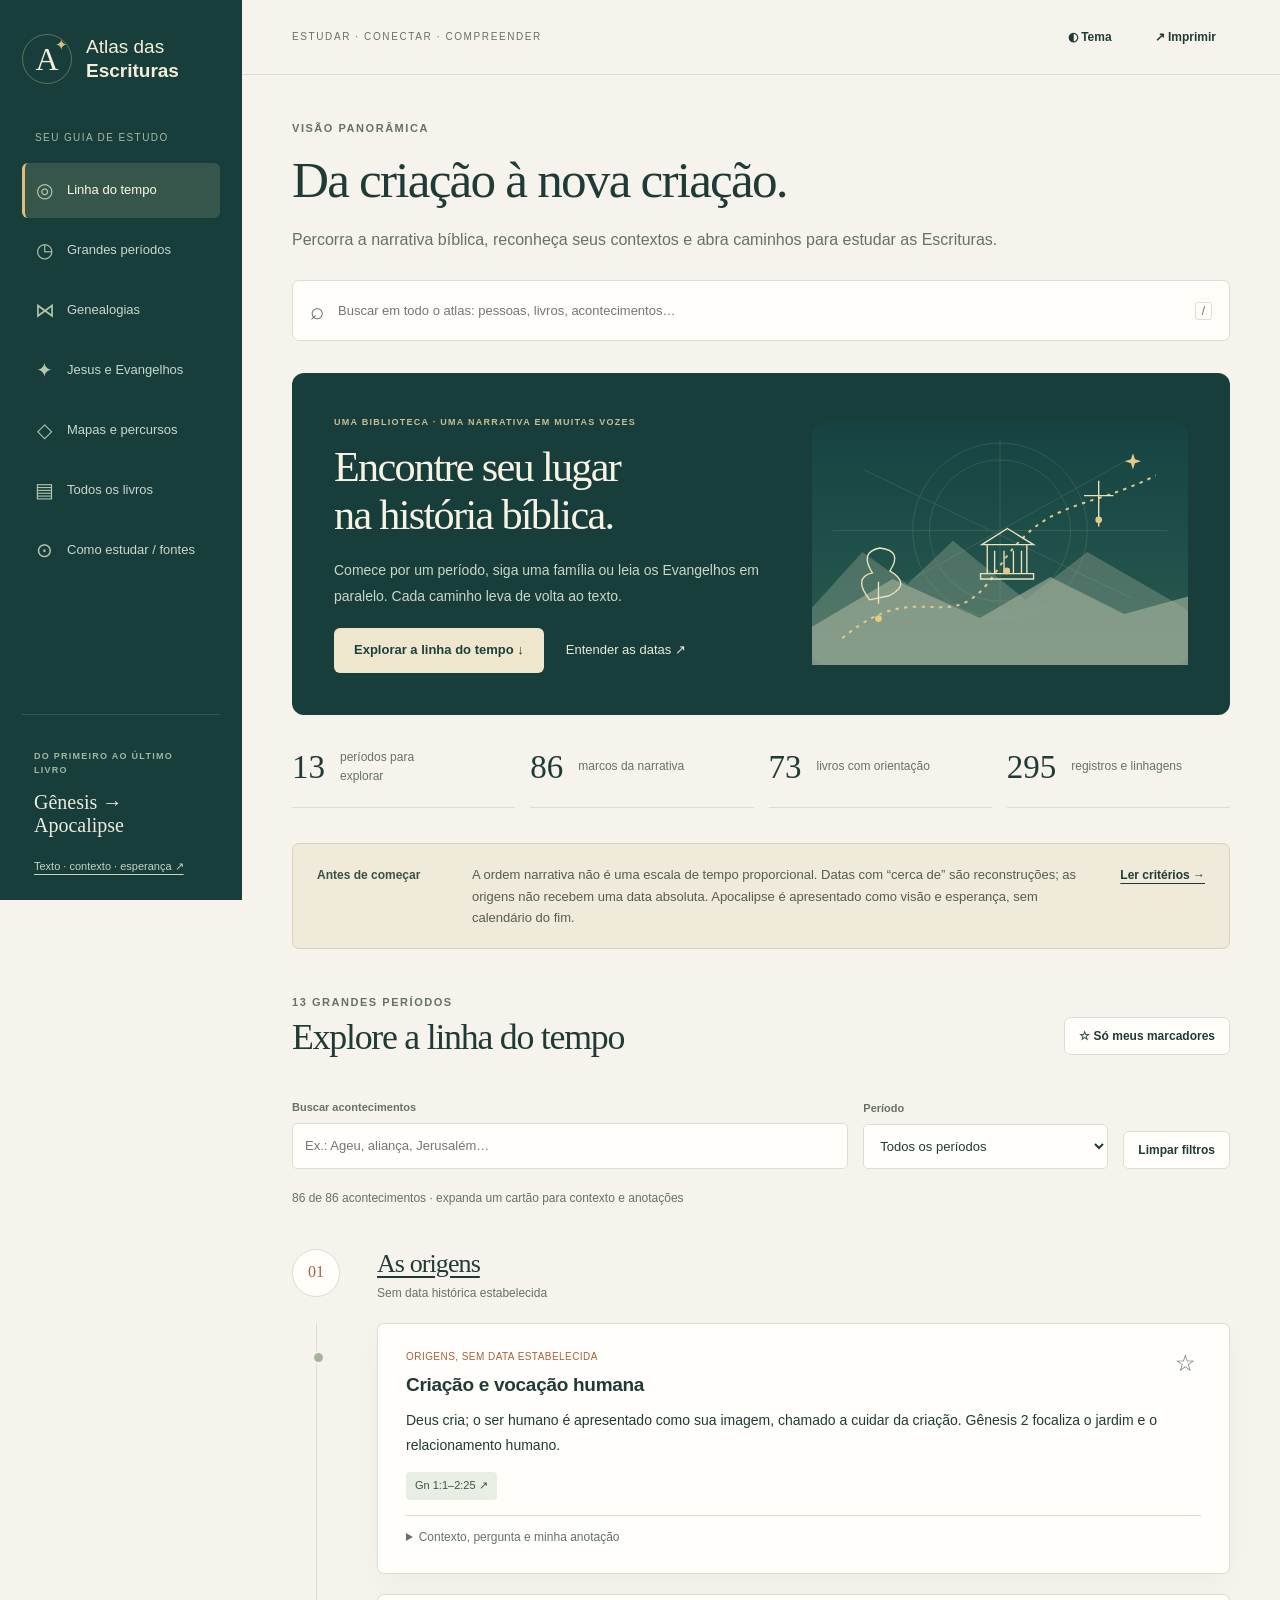
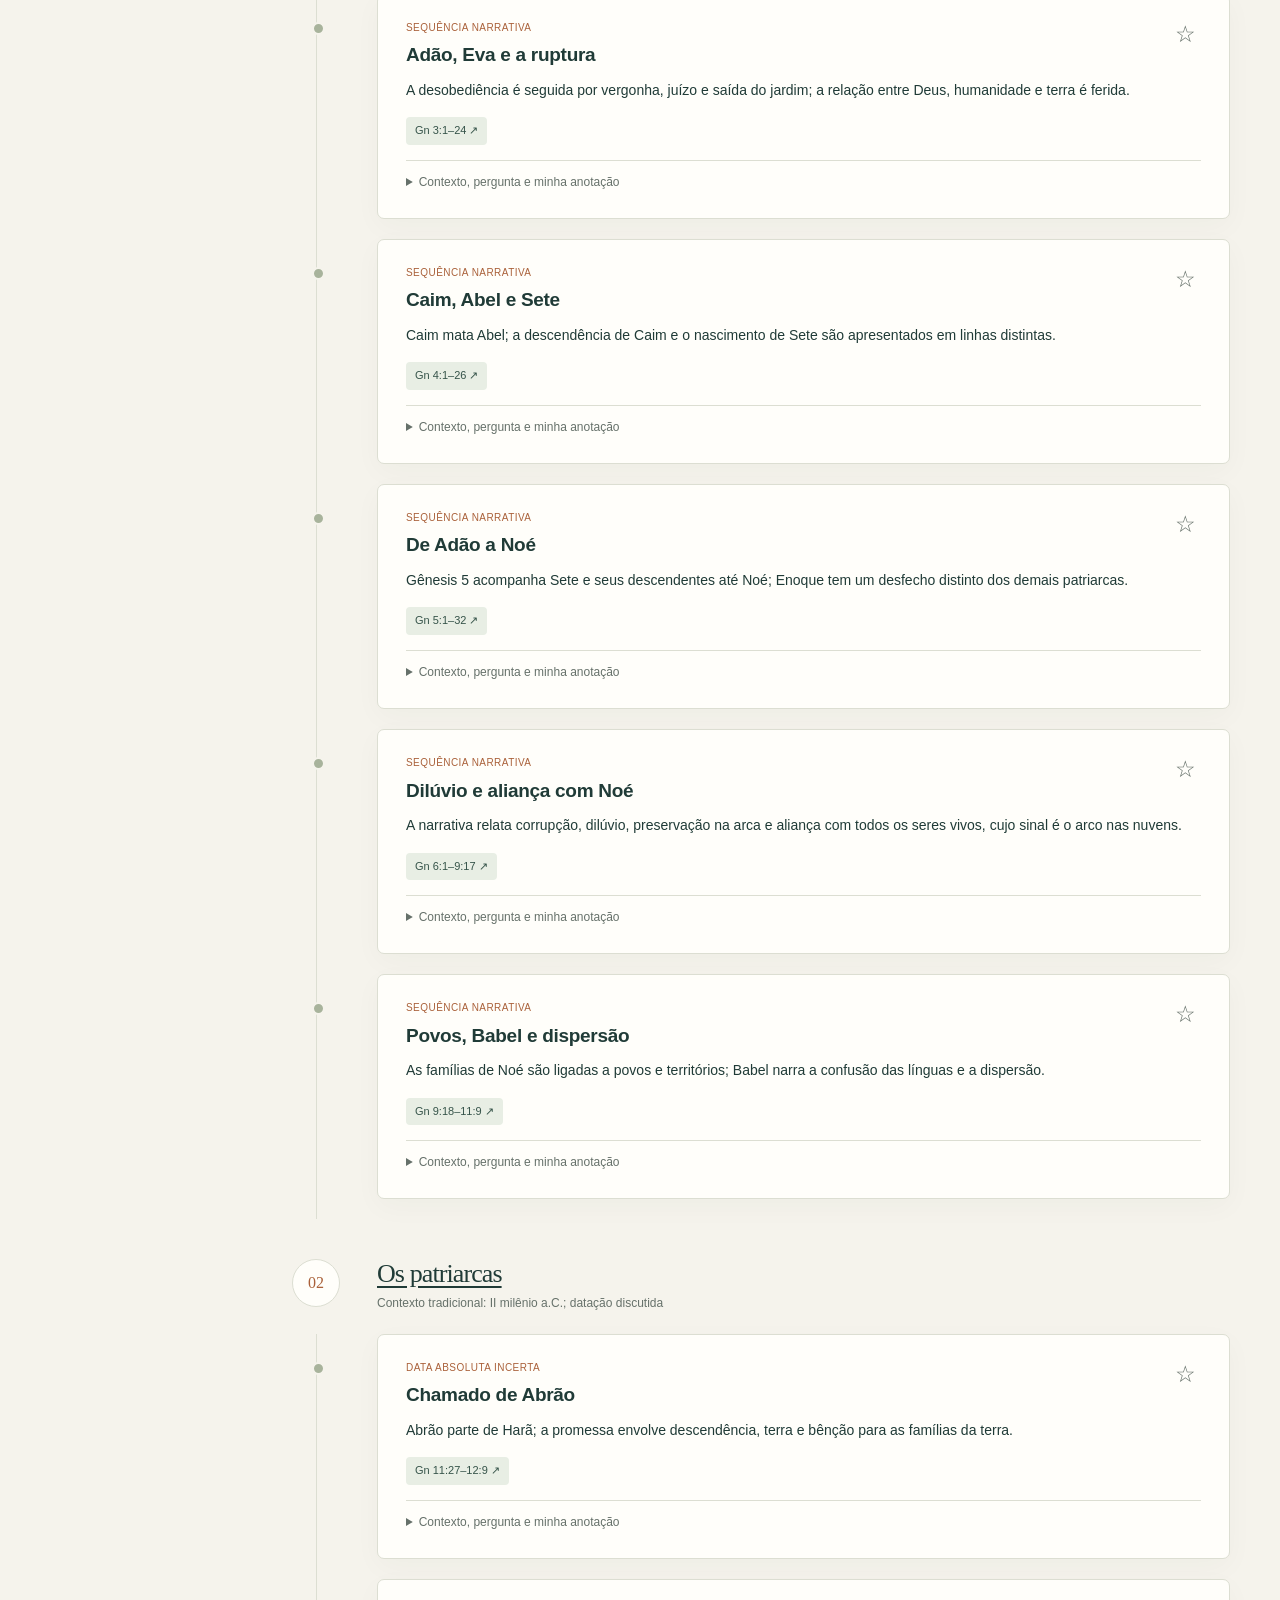
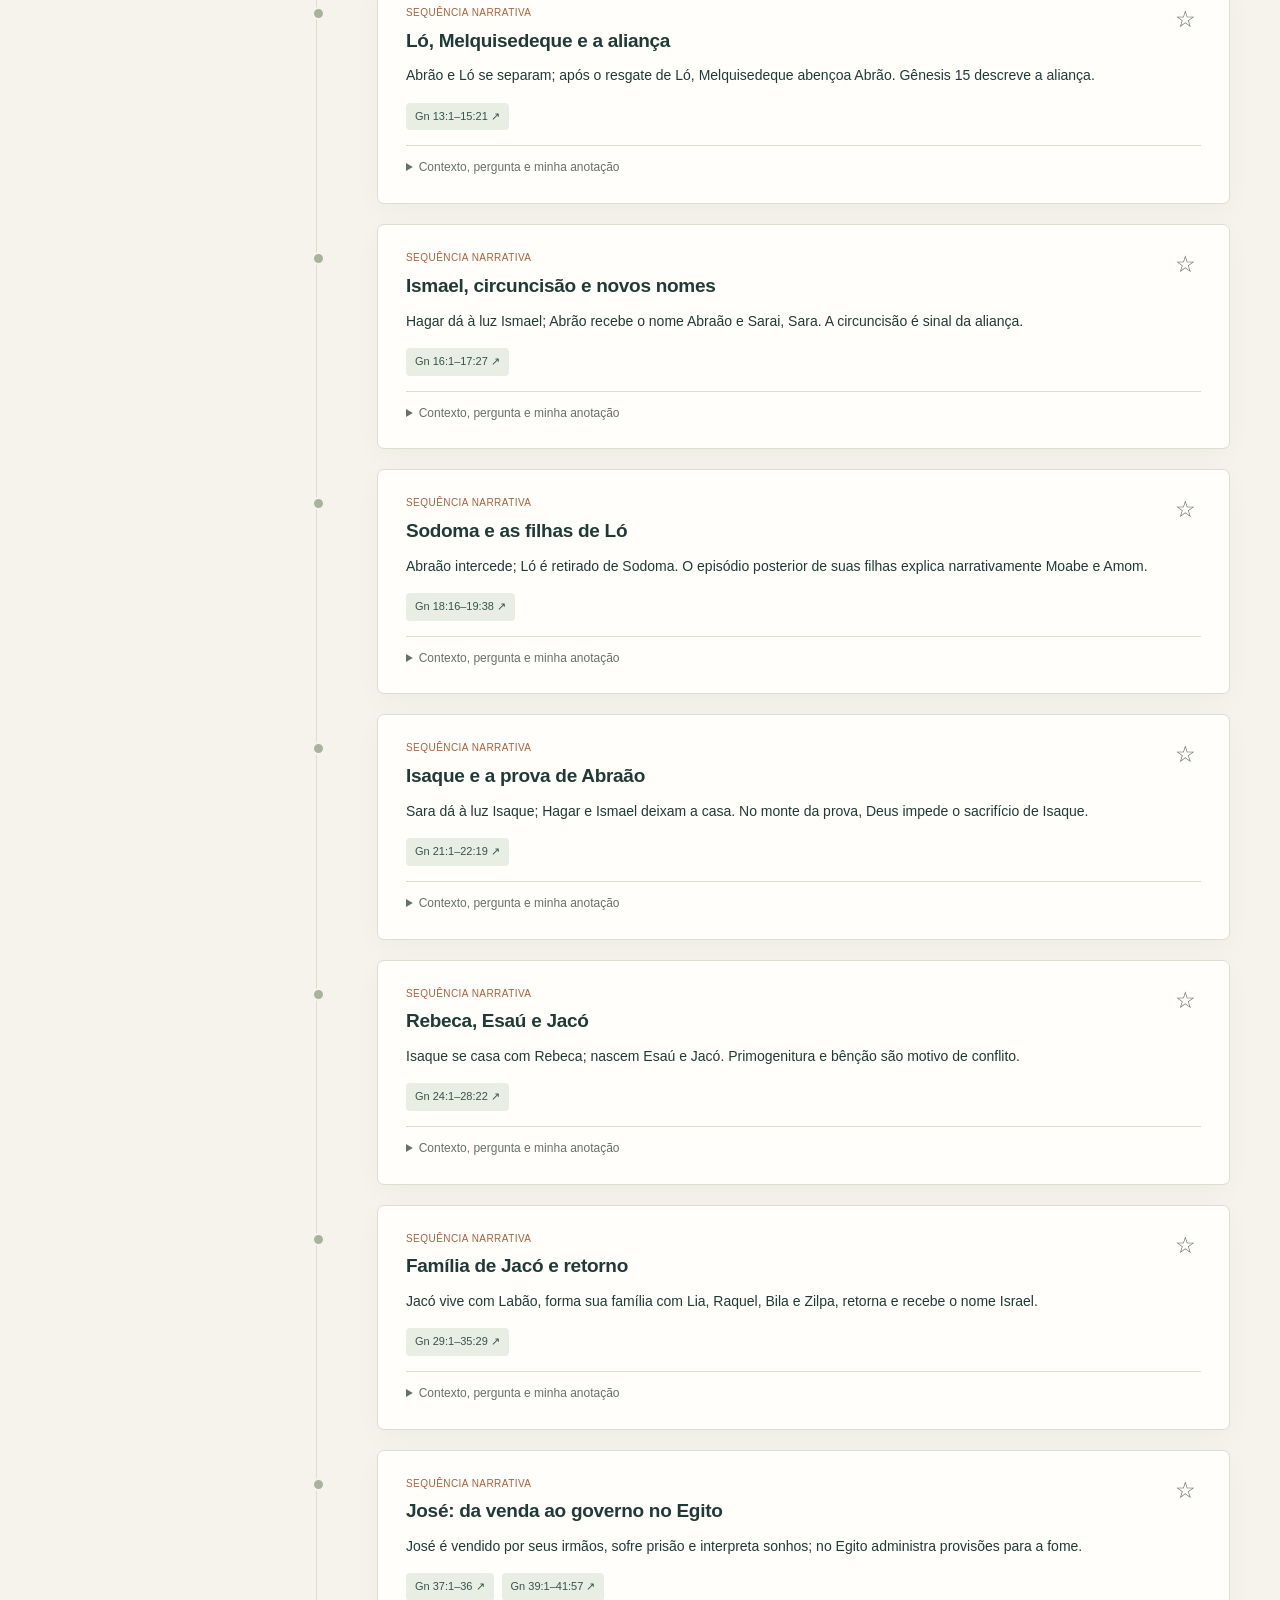
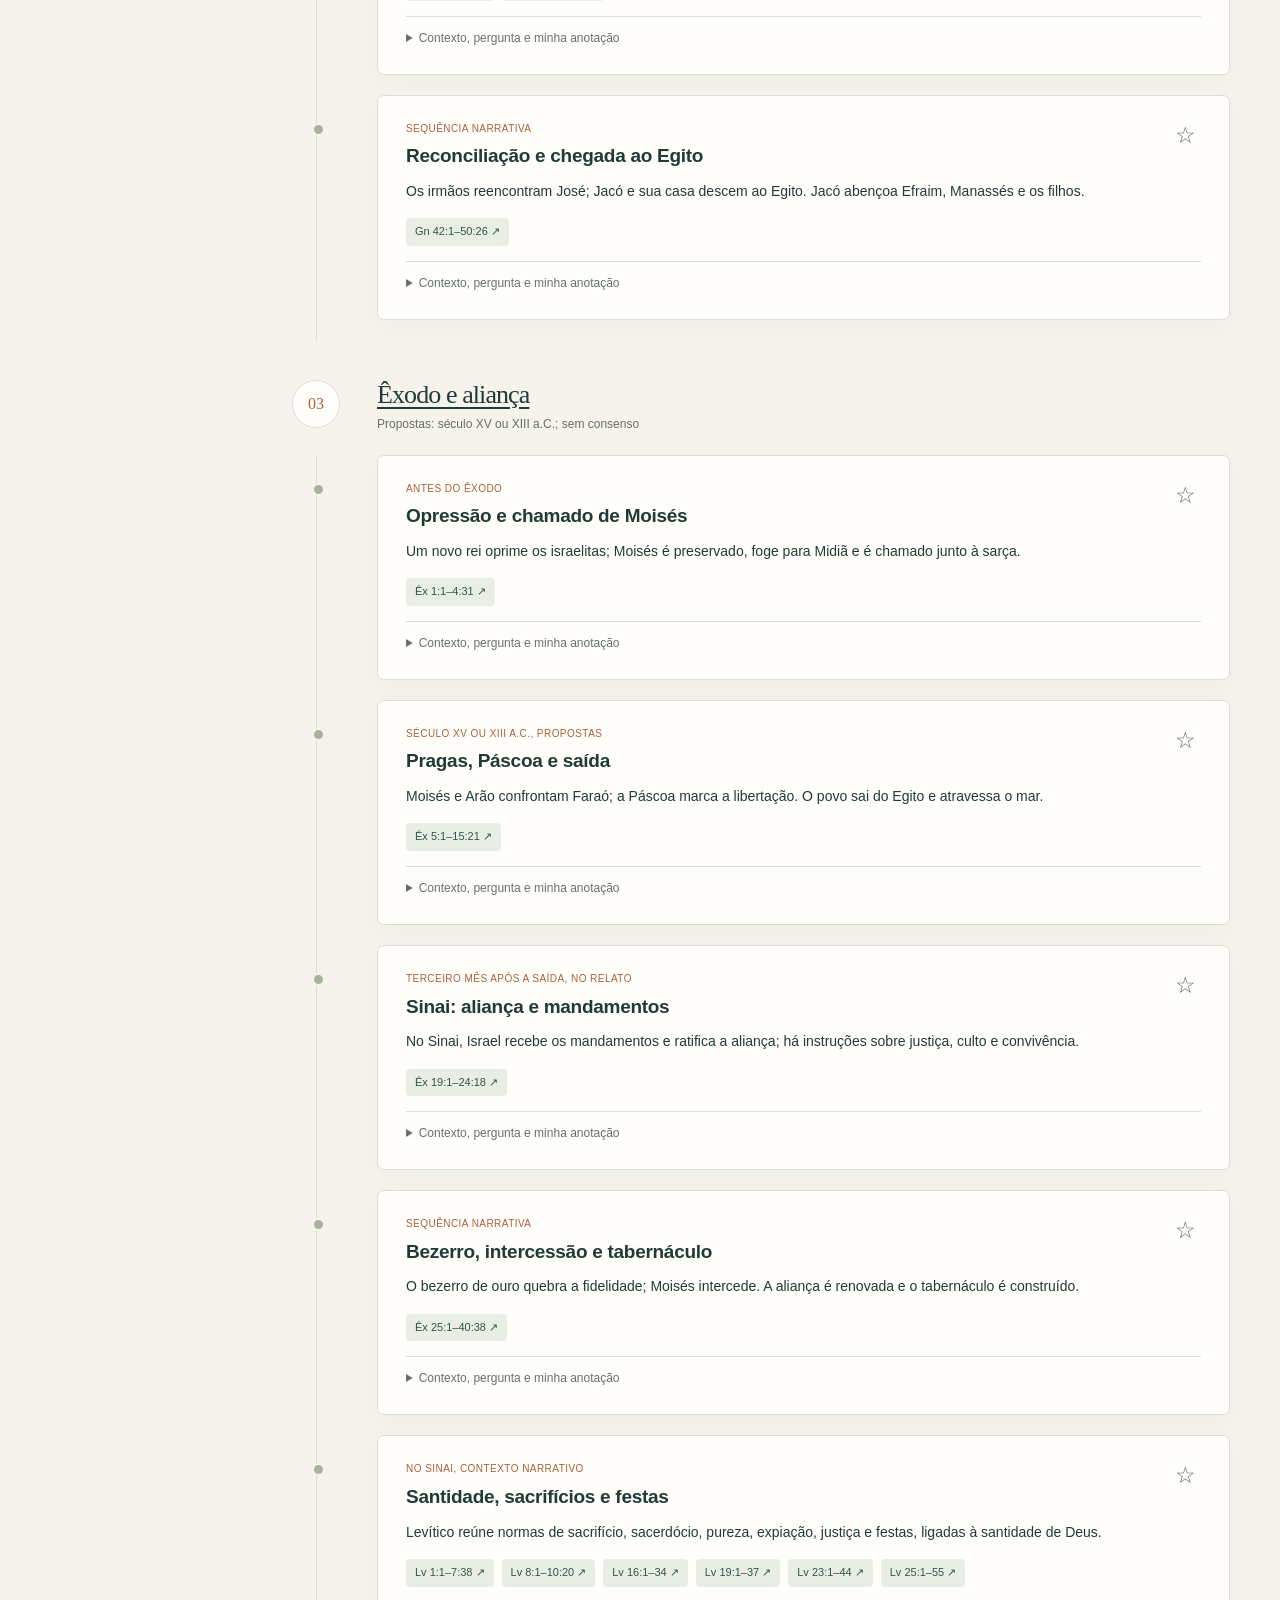
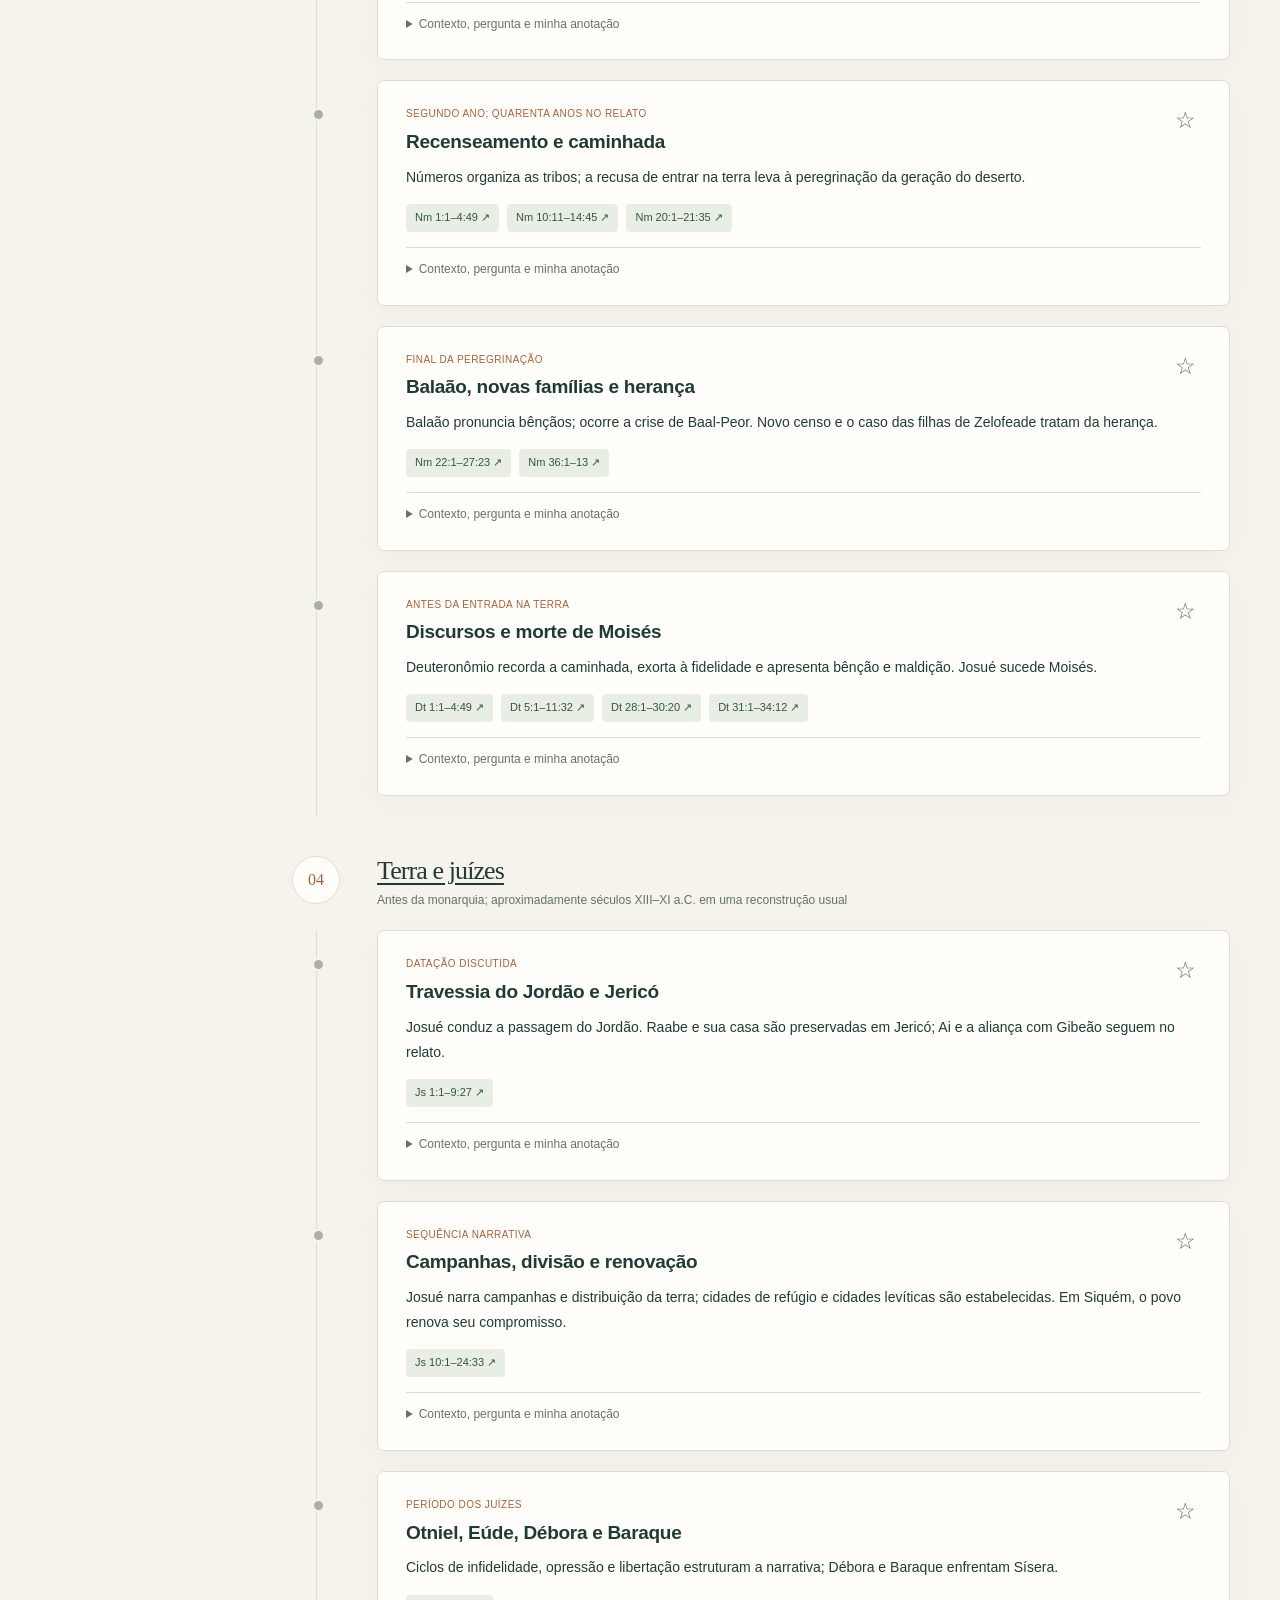
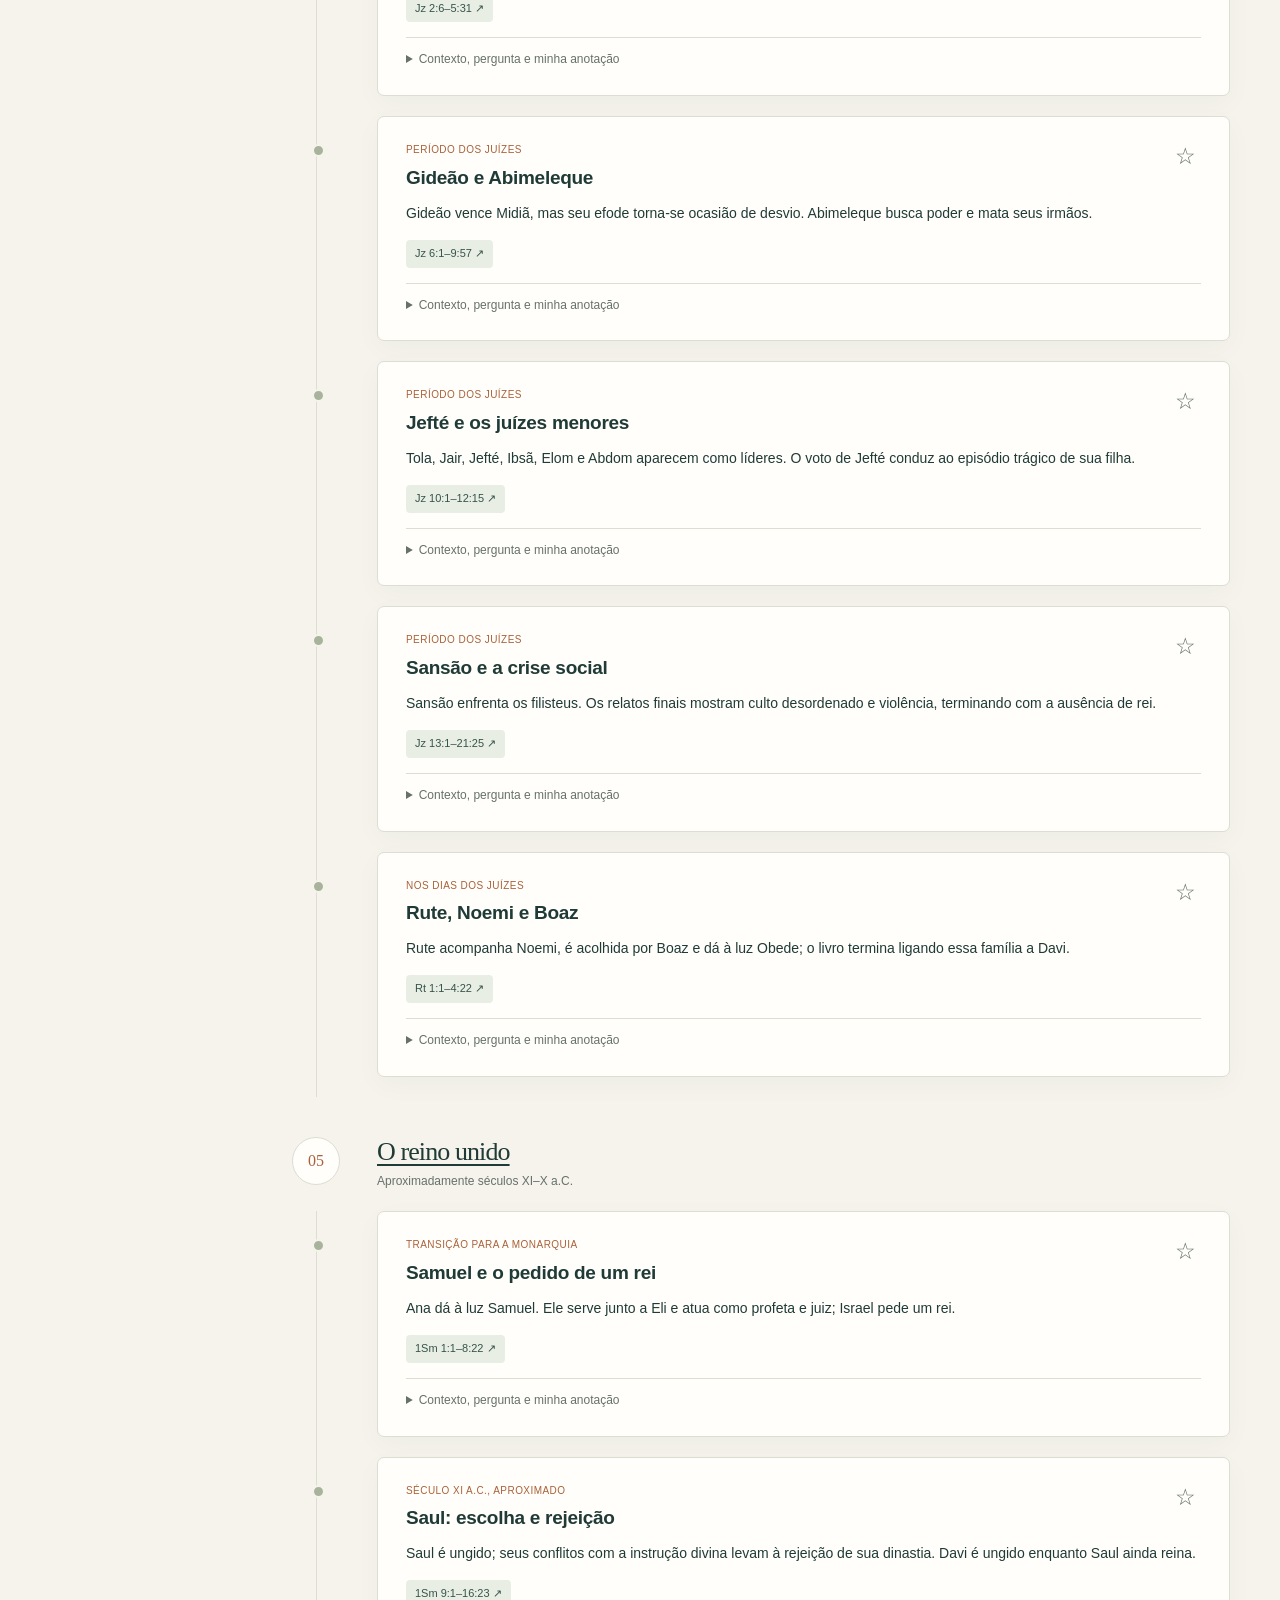
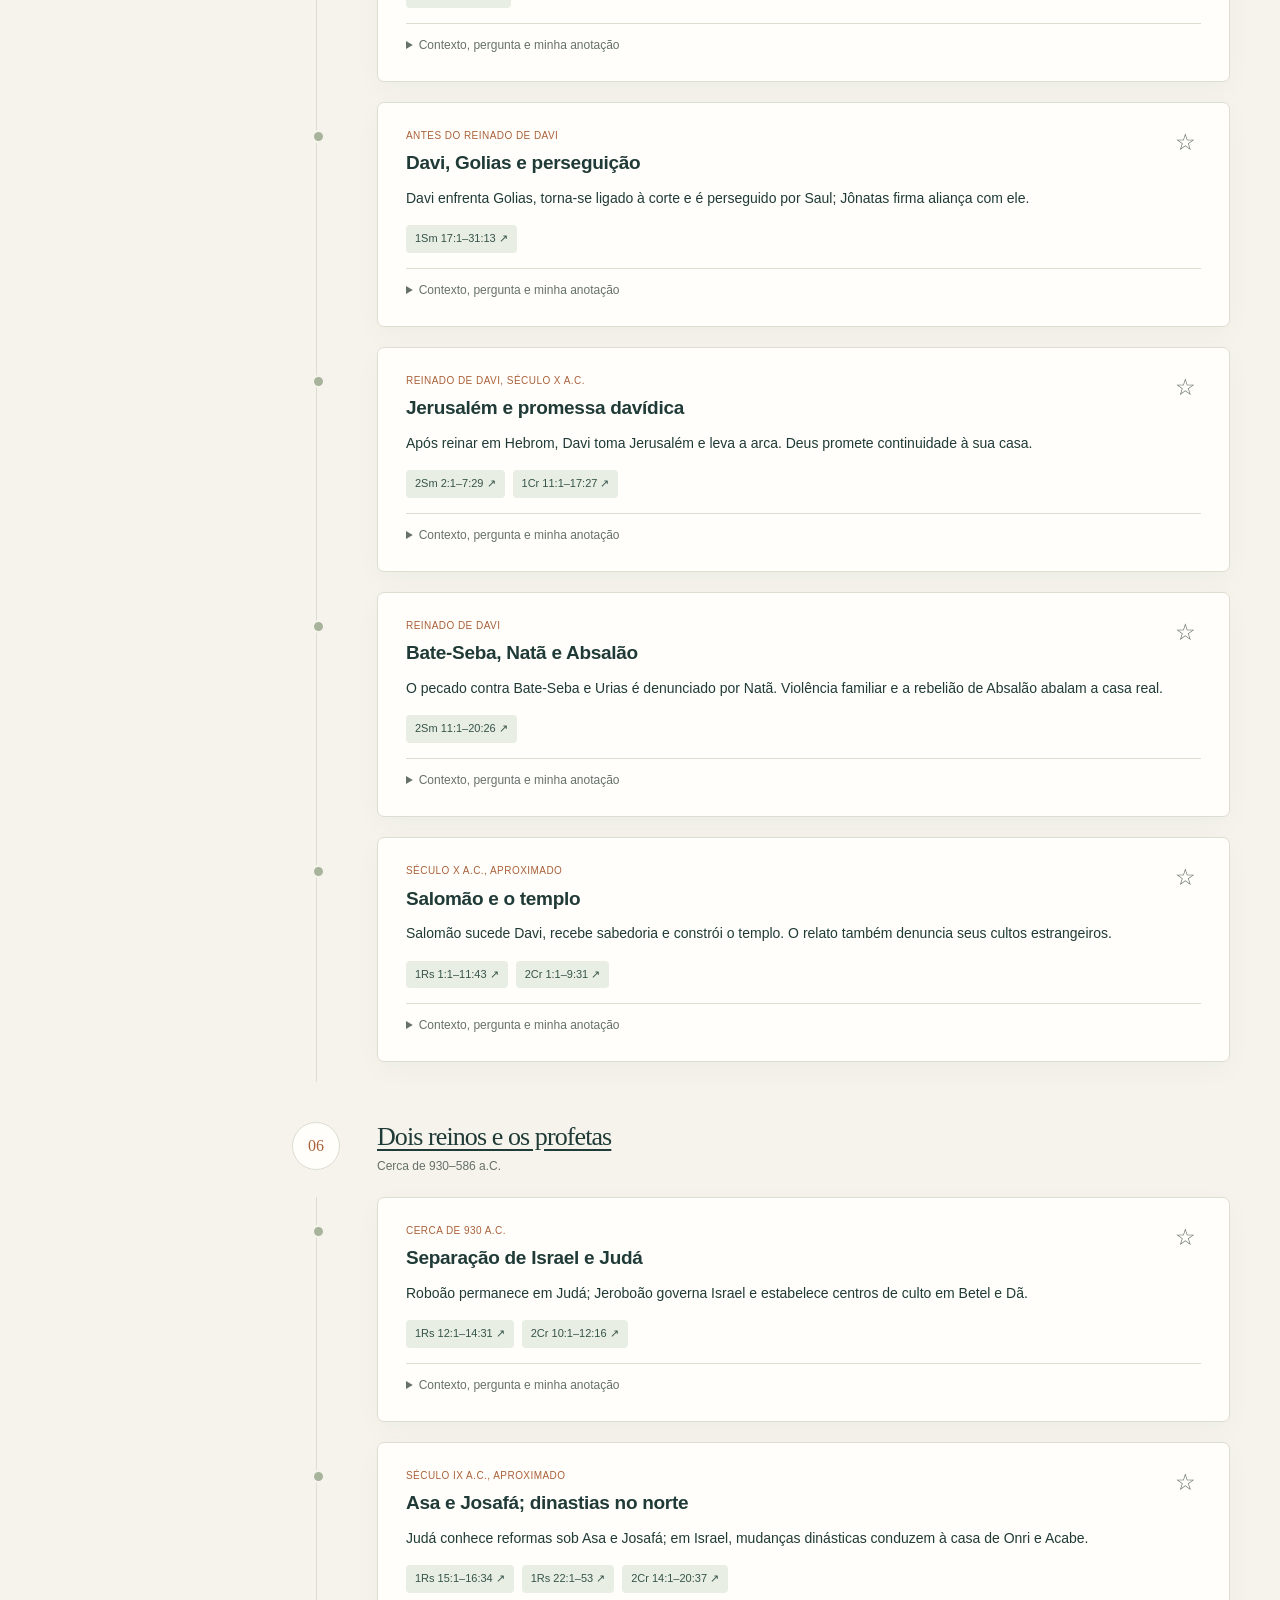
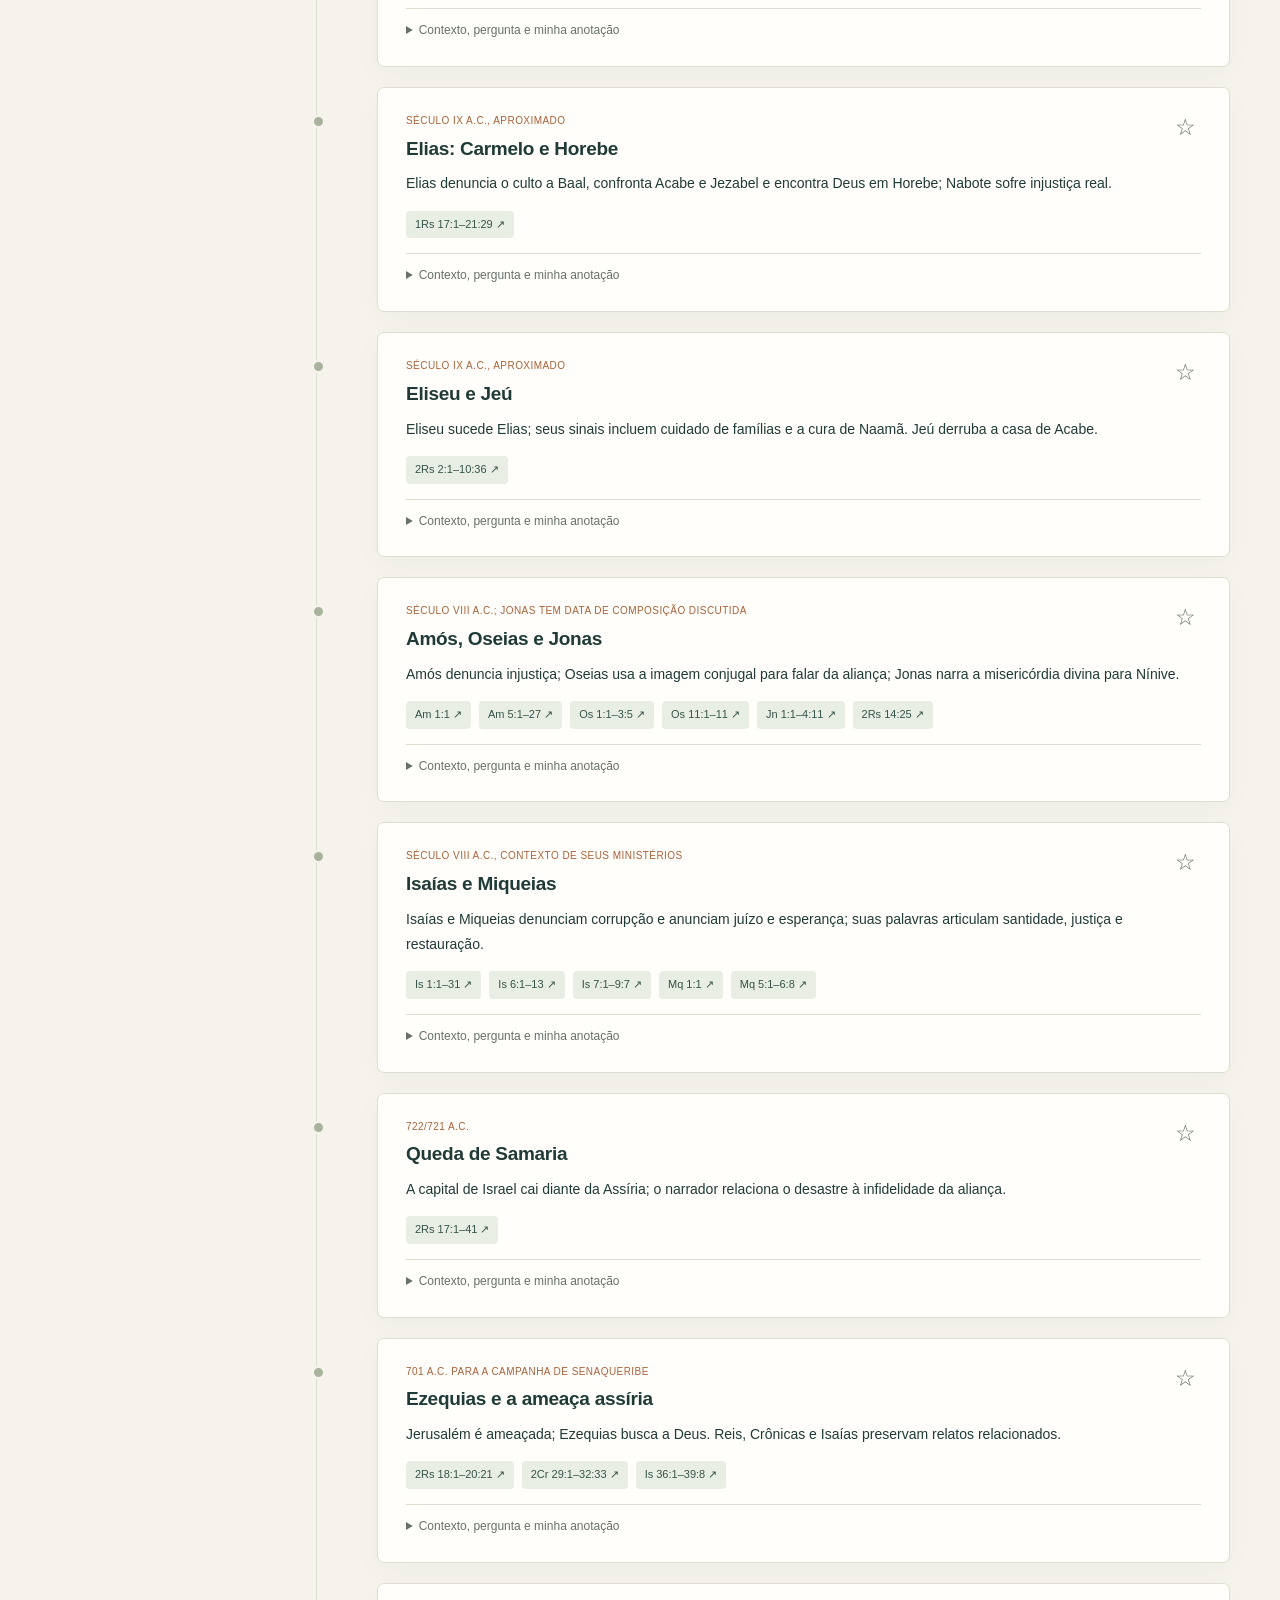
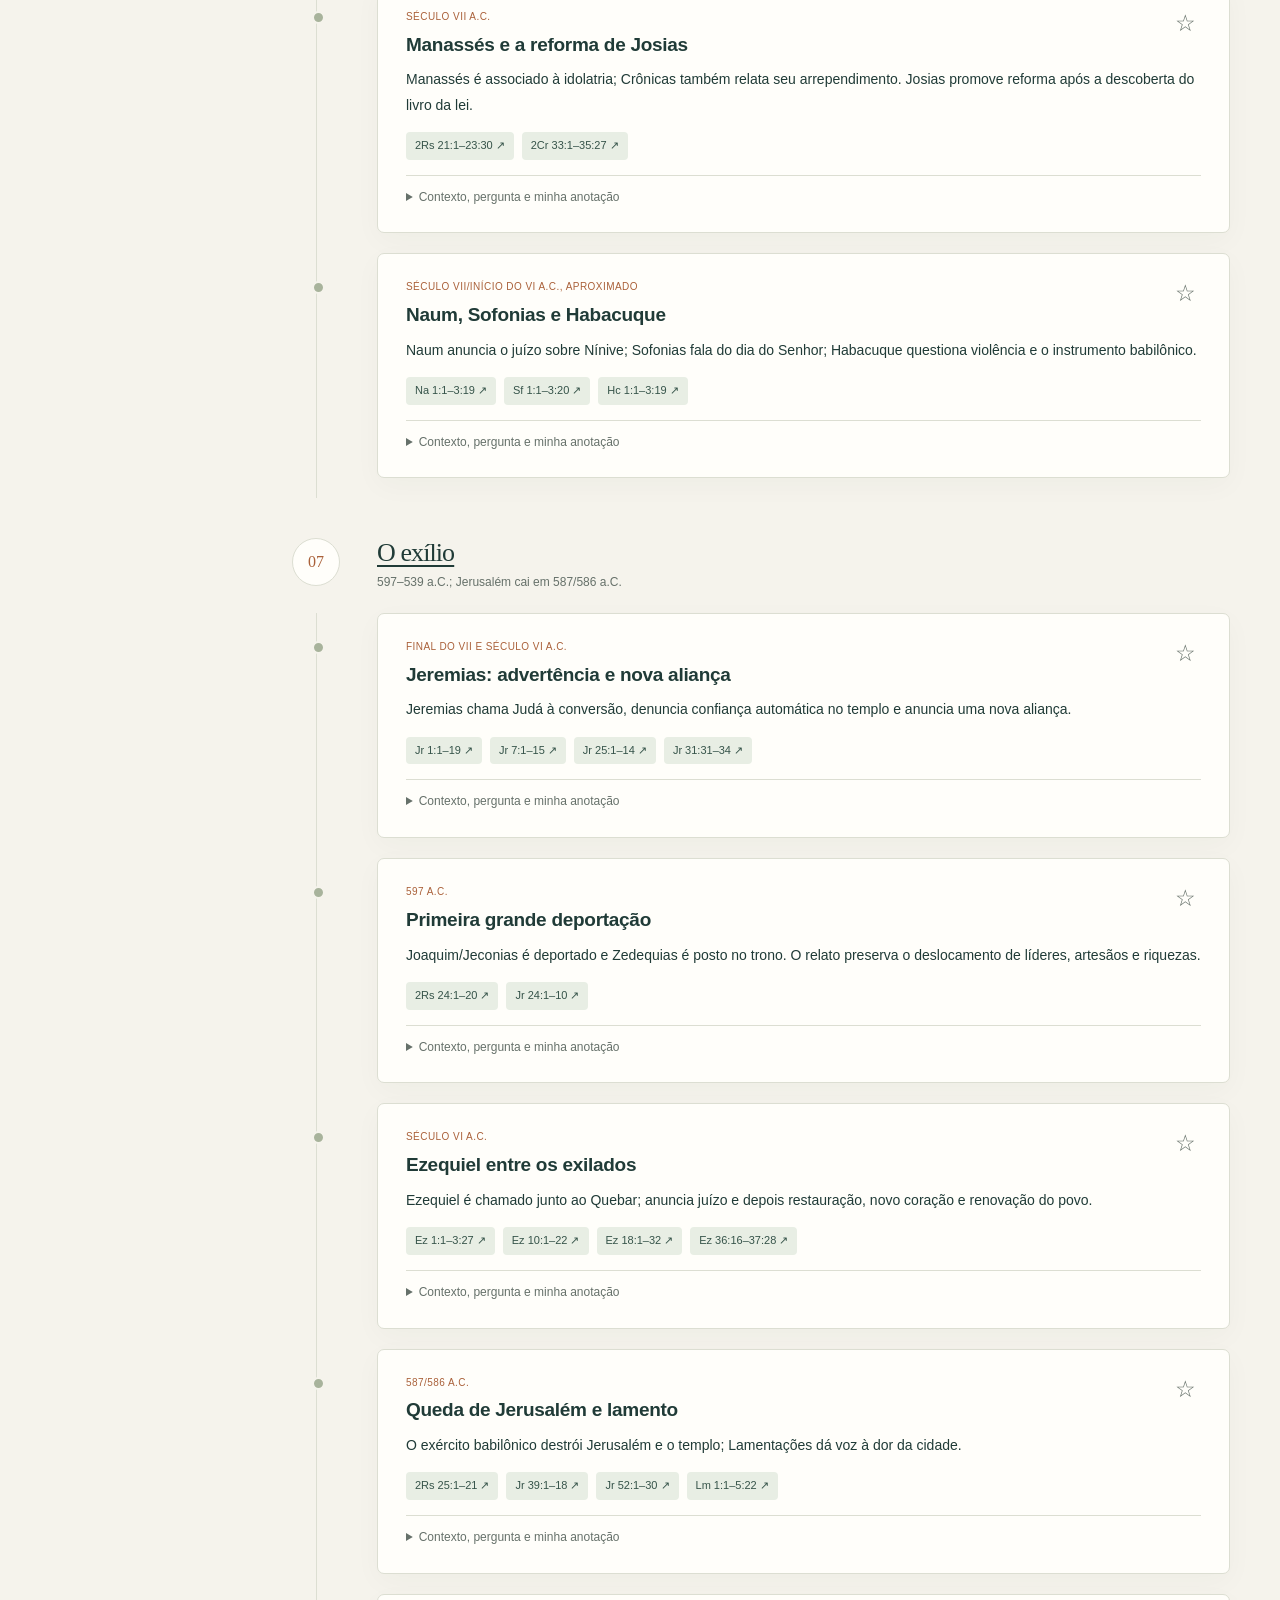
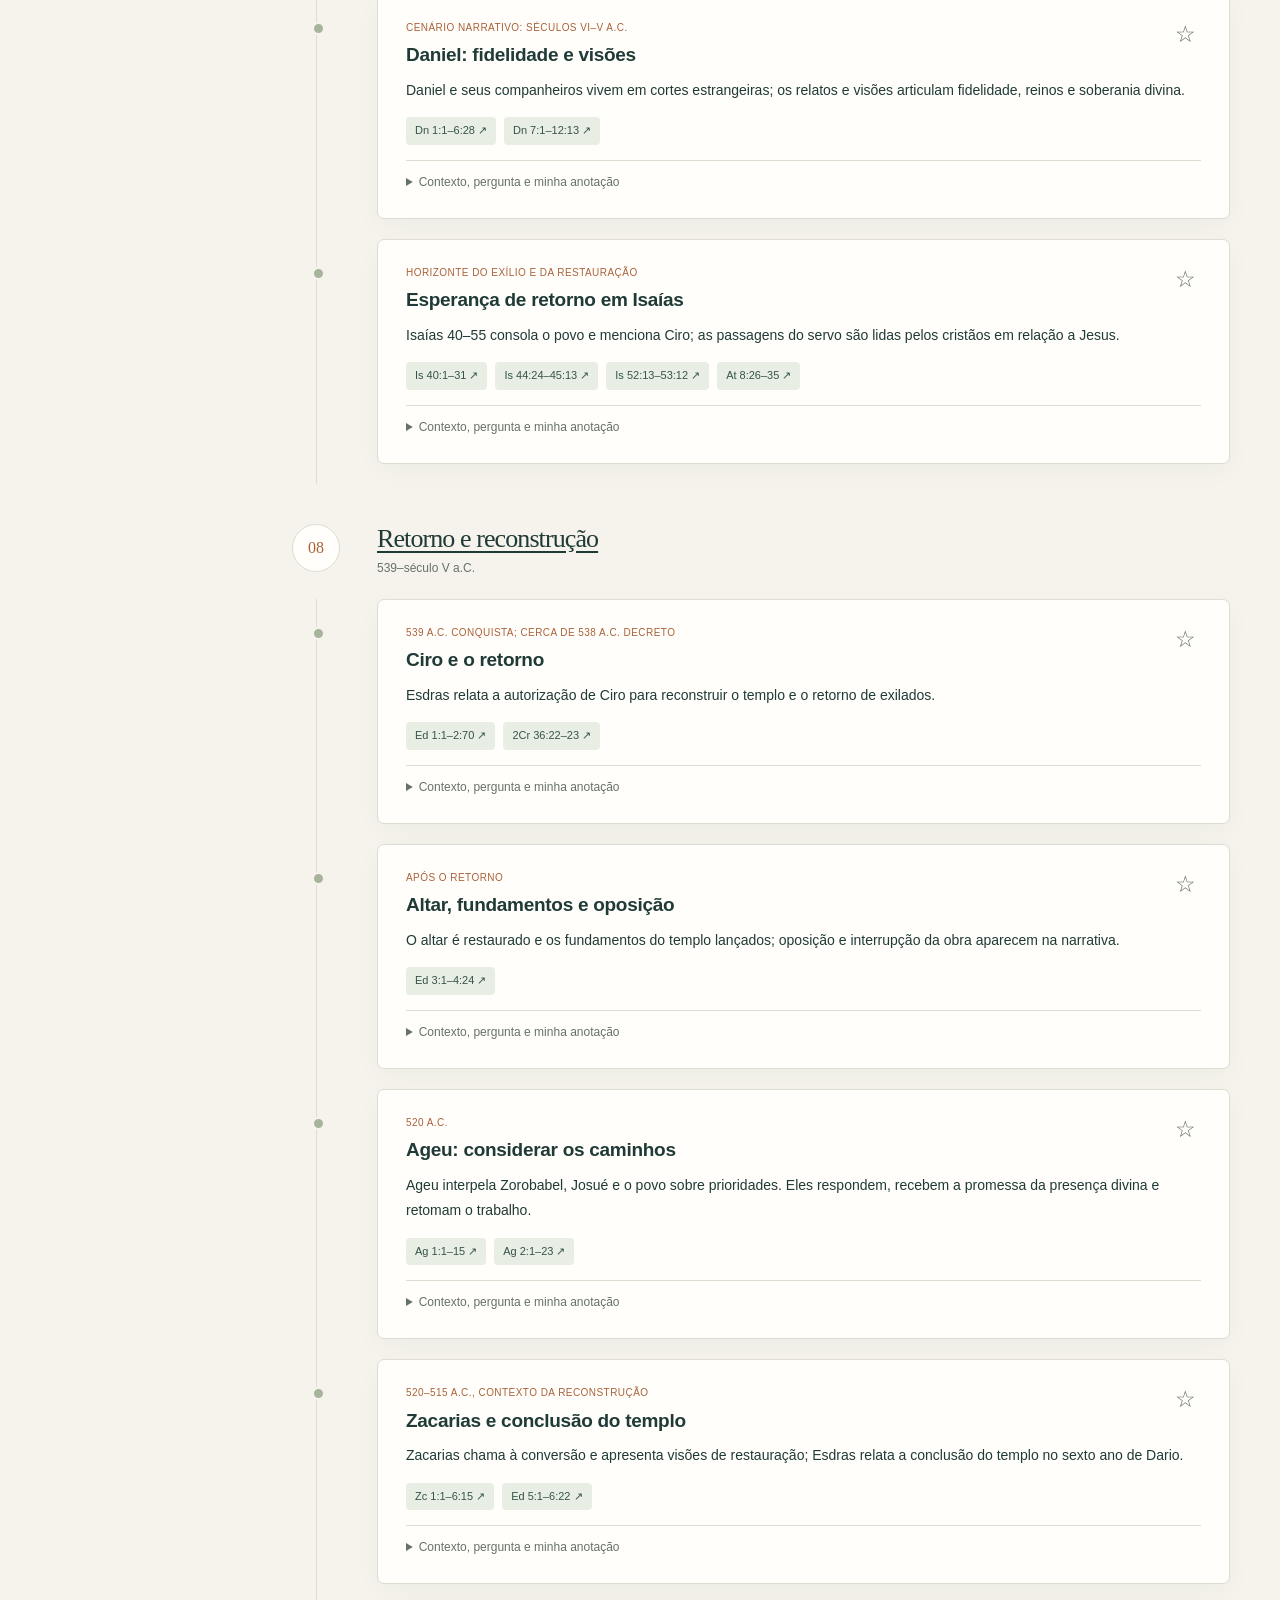
<file: index.html>
<!doctype html>
<html lang="pt-BR"><head><meta charset="utf-8"><meta name="viewport" content="width=device-width, initial-scale=1"><meta name="description" content="Percorra a narrativa bíblica, reconheça seus contextos e abra caminhos para estudar as Escrituras."><title>Da criação à nova criação. · Atlas das Escrituras</title><link rel="icon" href="assets/favicon.svg" type="image/svg+xml"><link rel="stylesheet" href="assets/style.css"><script src="assets/data.js" defer></script><script src="assets/maps.js" defer></script><script src="assets/app.js" defer></script></head>
<body data-page="index.html"><a class="skip-link" href="#conteudo">Pular para o conteúdo</a><aside class="sidebar"><a class="brand" href="index.html"><span class="brand-mark" aria-hidden="true">A<span>✦</span></span><span>Atlas das<br><b>Escrituras</b></span></a><p class="sidebar-label">SEU GUIA DE ESTUDO</p><nav aria-label="Navegação principal"><a href="index.html" aria-current="page" ><span class="nav-icon" aria-hidden="true">◎</span>Linha do tempo</a><a href="periodos.html" ><span class="nav-icon" aria-hidden="true">◷</span>Grandes períodos</a><a href="genealogias.html" ><span class="nav-icon" aria-hidden="true">⋈</span>Genealogias</a><a href="jesus.html" ><span class="nav-icon" aria-hidden="true">✦</span>Jesus e Evangelhos</a><a href="mapas.html" ><span class="nav-icon" aria-hidden="true">◇</span>Mapas e percursos</a><a href="biblioteca.html" ><span class="nav-icon" aria-hidden="true">▤</span>Todos os livros</a><a href="metodo.html" ><span class="nav-icon" aria-hidden="true">⊙</span>Como estudar / fontes</a></nav><div class="sidebar-bottom"><span class="eyebrow">DO PRIMEIRO AO ÚLTIMO LIVRO</span><p>Gênesis → Apocalipse</p><a href="metodo.html">Texto · contexto · esperança ↗</a></div></aside><div class="main-shell"><header class="topbar"><a href="index.html" class="mobile-brand">Atlas das Escrituras</a><span class="topbar-label">ESTUDAR · CONECTAR · COMPREENDER</span><div class="top-actions"><button class="quiet" id="themeToggle" aria-label="Alternar tema claro e escuro">◐ <span>Tema</span></button><button class="quiet" id="printPage">↗ <span>Imprimir</span></button></div></header><main id="conteudo"><div class="page-intro"><span class="eyebrow">VISÃO PANORÂMICA</span><h1>Da criação à nova criação.</h1><p>Percorra a narrativa bíblica, reconheça seus contextos e abra caminhos para estudar as Escrituras.</p></div><label class="global-search"><span class="sr-only">Buscar em todo o atlas</span><span aria-hidden="true">⌕</span><input type="search" id="globalSearch" placeholder="Buscar em todo o atlas: pessoas, livros, acontecimentos…" autocomplete="off"><kbd>/</kbd></label><div id="globalResults" class="global-results" aria-live="polite" hidden></div><noscript><p class="notice">Ative o JavaScript para pesquisar e exibir os dados deste atlas. Os arquivos são locais e não enviam informações a um servidor.</p></noscript>
<section class="hero"><div><span class="eyebrow">UMA BIBLIOTECA · UMA NARRATIVA EM MUITAS VOZES</span><h2>Encontre seu lugar<br>na história bíblica.</h2><p>Comece por um período, siga uma família ou leia os Evangelhos em paralelo. Cada caminho leva de volta ao texto.</p><div class="hero-actions"><a class="button light" href="#explorar">Explorar a linha do tempo ↓</a><a class="text-link" href="metodo.html">Entender as datas ↗</a></div></div><img src="assets/panorama.svg" alt="Ilustração original de montanhas, uma cidade e caminhos conectando uma árvore, o templo e a cruz. Representação simbólica, não reconstrução histórica."></section>
<div class="stats" id="stats"></div>
<aside class="notice"><strong>Antes de começar</strong><span>A ordem narrativa não é uma escala de tempo proporcional. Datas com “cerca de” são reconstruções; as origens não recebem uma data absoluta. Apocalipse é apresentado como visão e esperança, sem calendário do fim.</span><a href="metodo.html">Ler critérios →</a></aside>
<section id="explorar" class="section"><div class="section-heading"><div><span class="eyebrow">13 GRANDES PERÍODOS</span><h2>Explore a linha do tempo</h2></div><button class="quiet" id="showSaved" aria-pressed="false">☆ Só meus marcadores</button></div><div class="filters"><label class="search-field"><span>Buscar acontecimentos</span><input id="eventSearch" type="search" placeholder="Ex.: Ageu, aliança, Jerusalém…"></label><label><span>Período</span><select id="periodFilter"><option value="">Todos os períodos</option></select></label><button id="resetTimeline" class="quiet">Limpar filtros</button></div><p class="result-count" id="eventCount" role="status"></p><div id="timeline" class="timeline"></div></section>
<section class="next-grid"><a href="genealogias.html"><span class="eyebrow">SIGA OS NOMES</span><h2>As famílias das Escrituras ↗</h2><p>Linhas separadas, mulheres nomeadas e variações entre registros.</p></a><a href="jesus.html"><span class="eyebrow">LEIA EM PARALELO</span><h2>Quatro testemunhos de Jesus ↗</h2><p>Episódios, discursos e os detalhes próprios de cada Evangelho.</p></a></section><footer><span>Atlas das Escrituras · edição de estudo</span><a href="metodo.html">Critérios, fontes e limites ↗</a><a href="#conteudo">Voltar ao início ↑</a></footer></main></div><div id="toast" class="toast" role="status" aria-live="polite"></div></body></html>
</file>
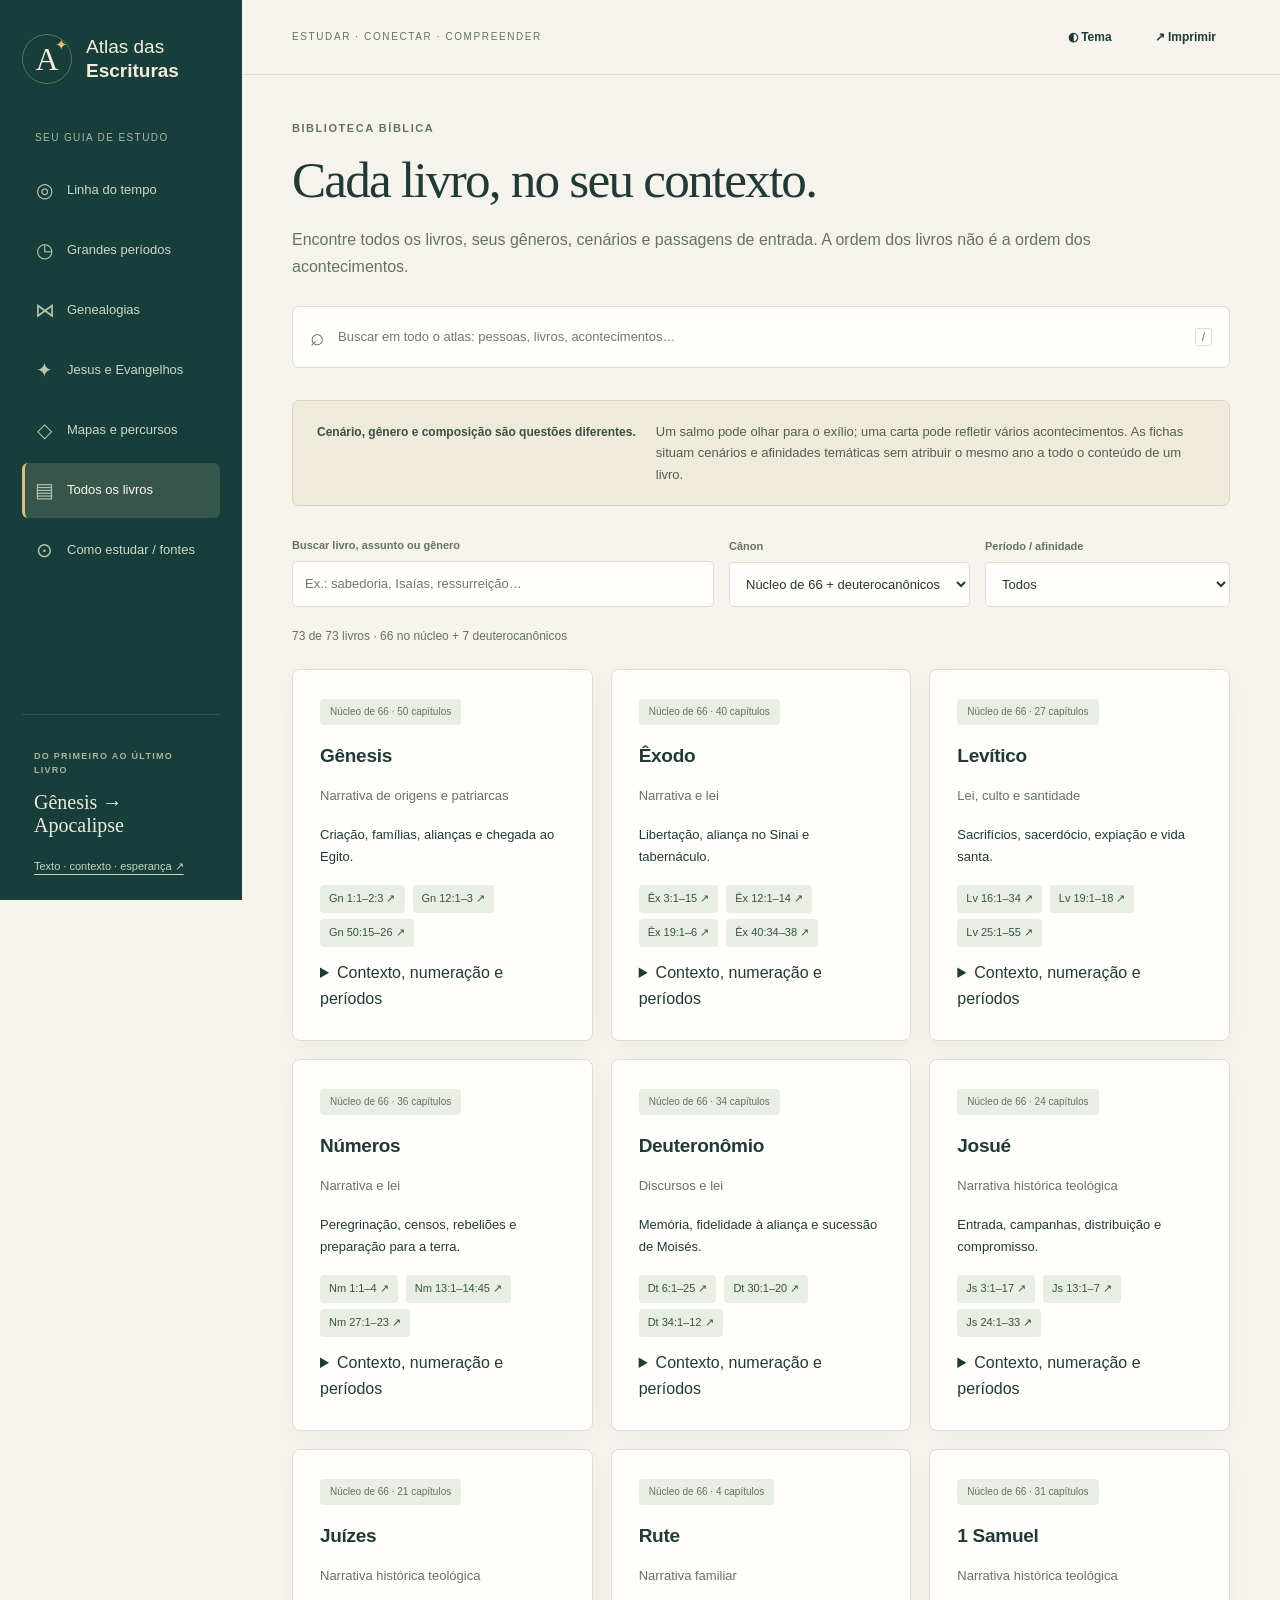
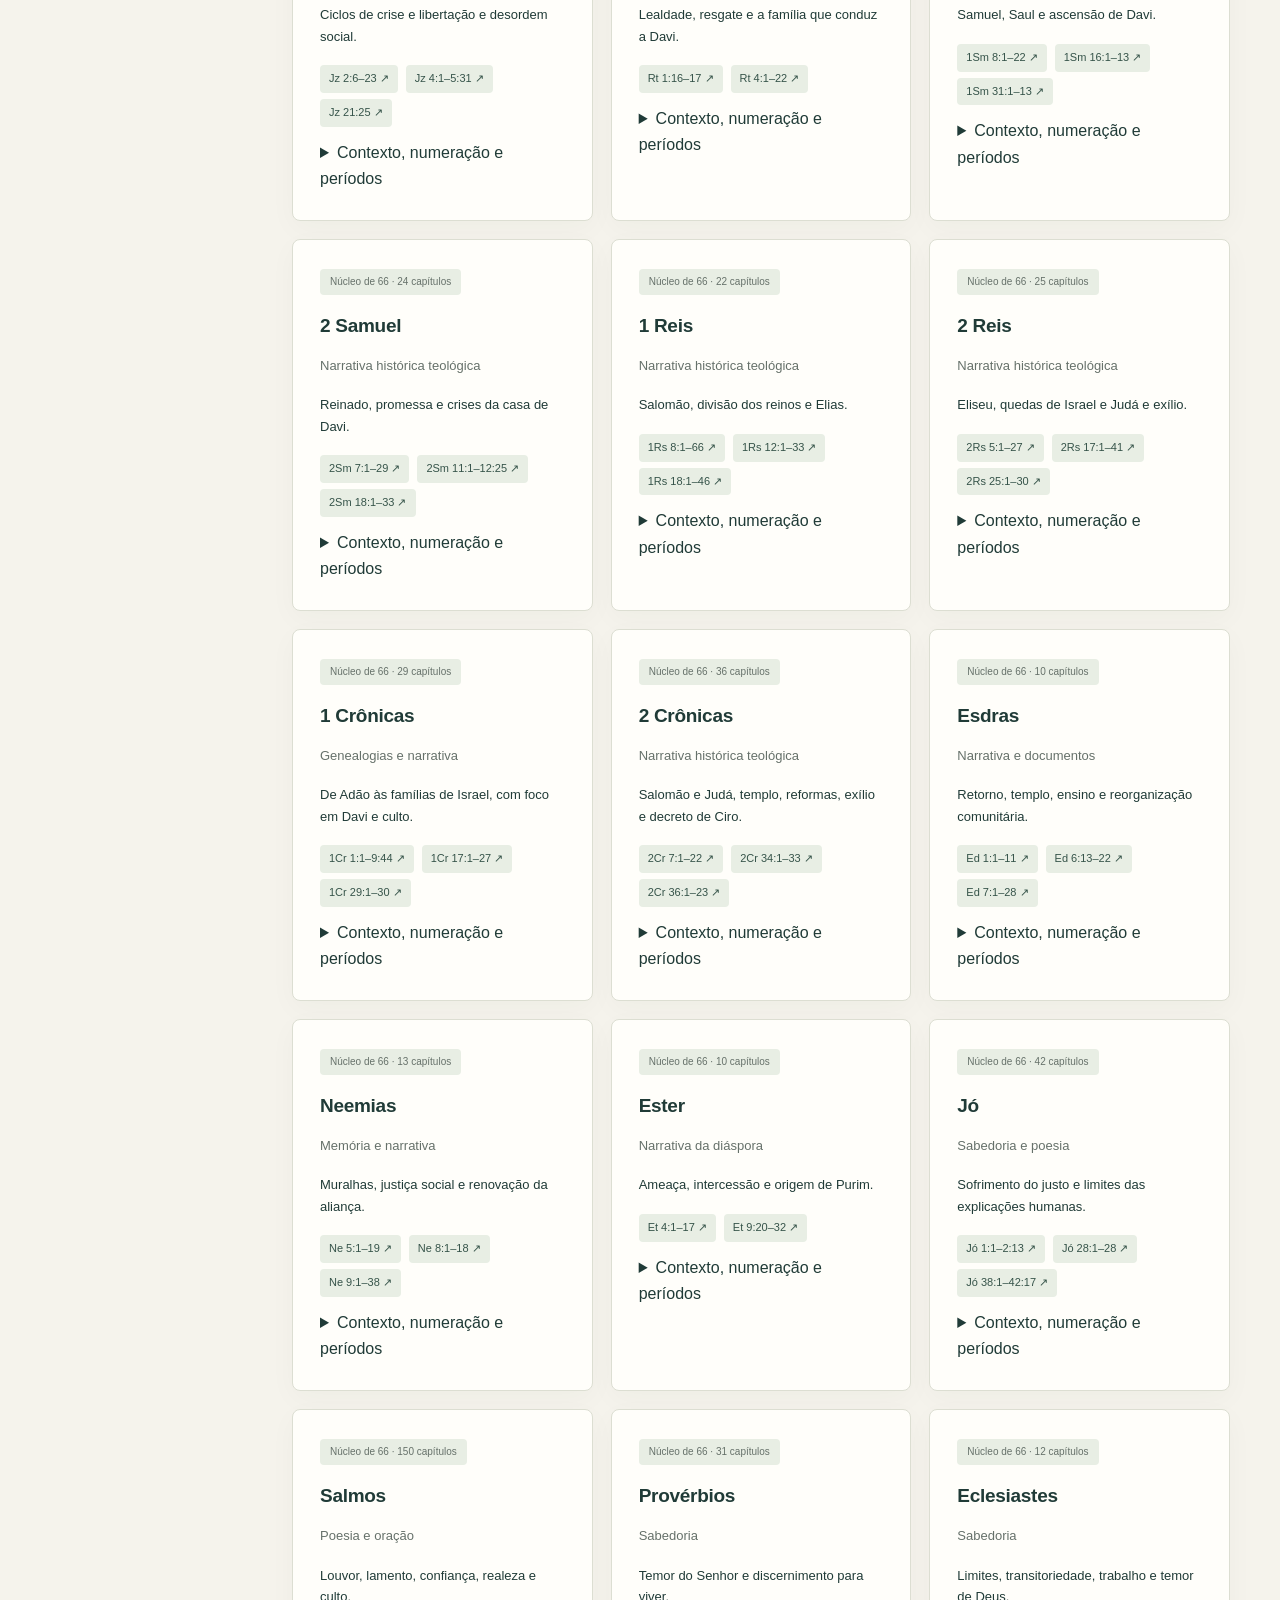
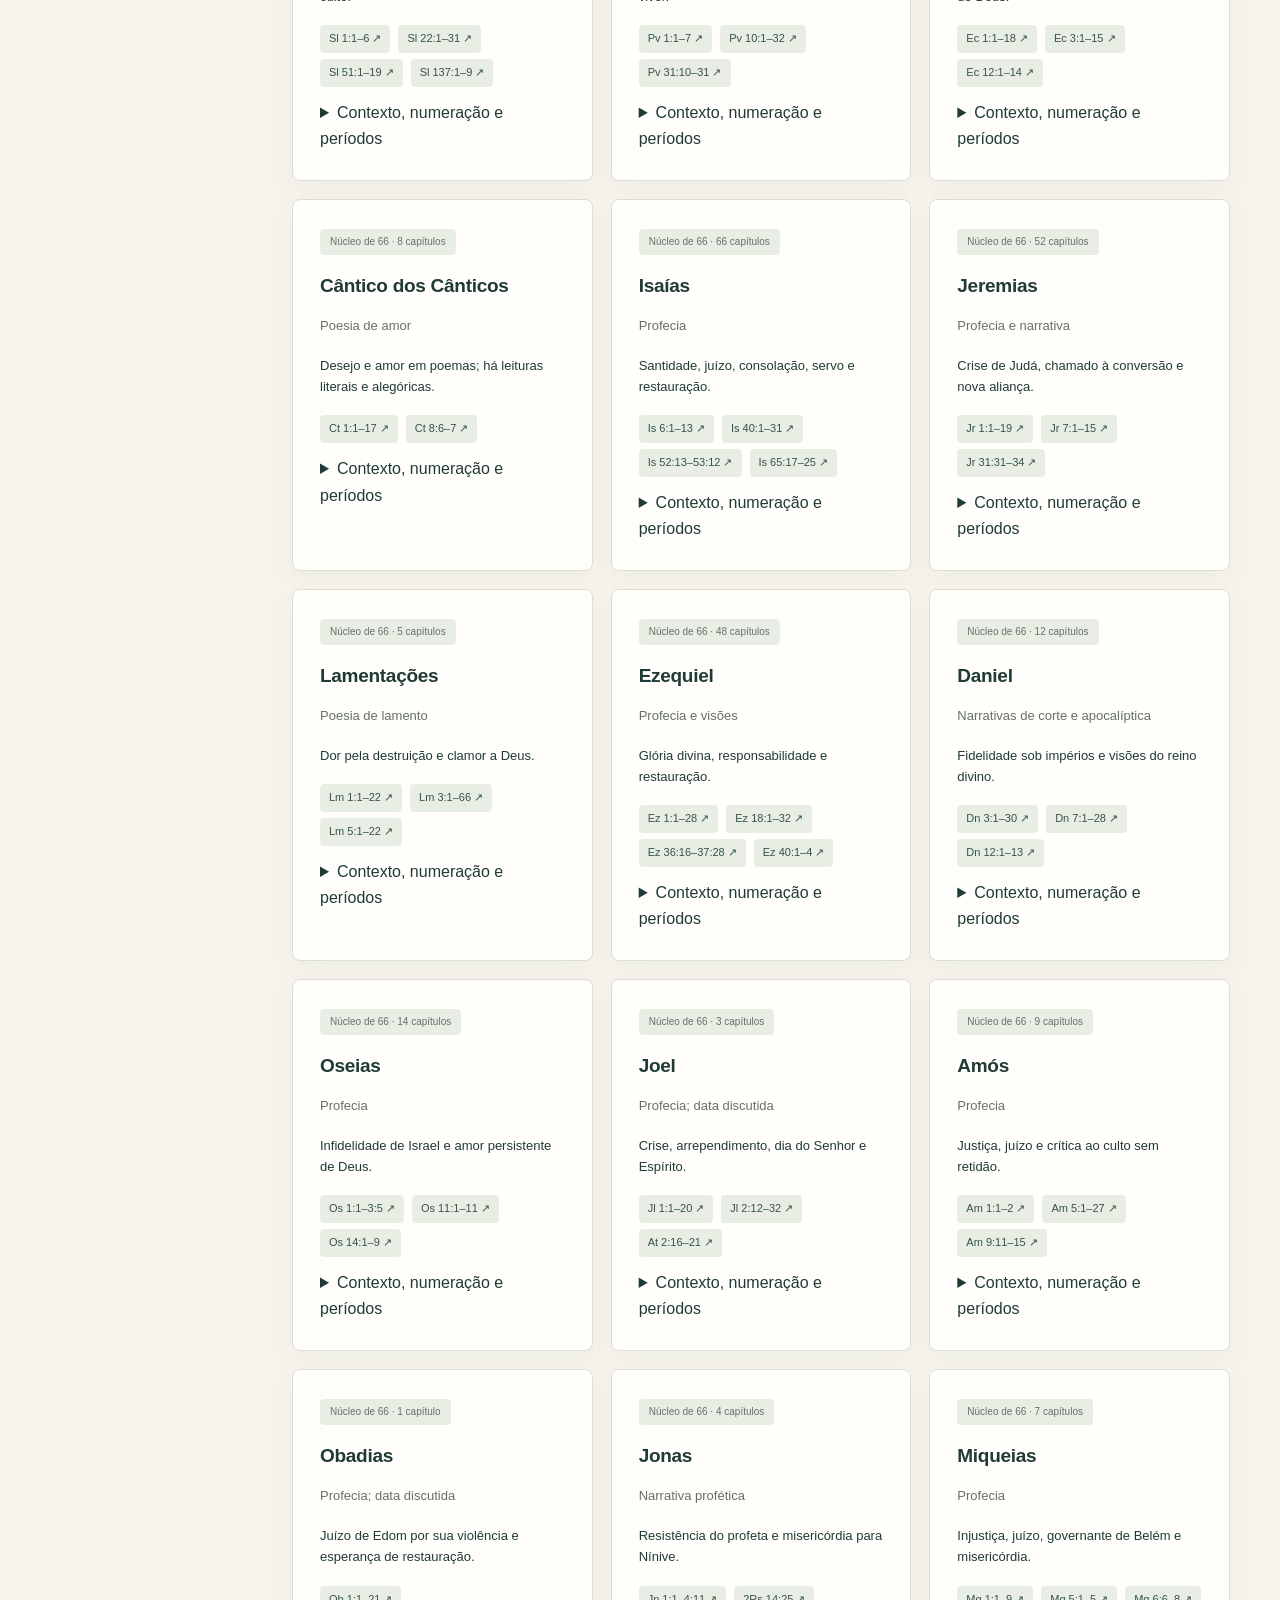
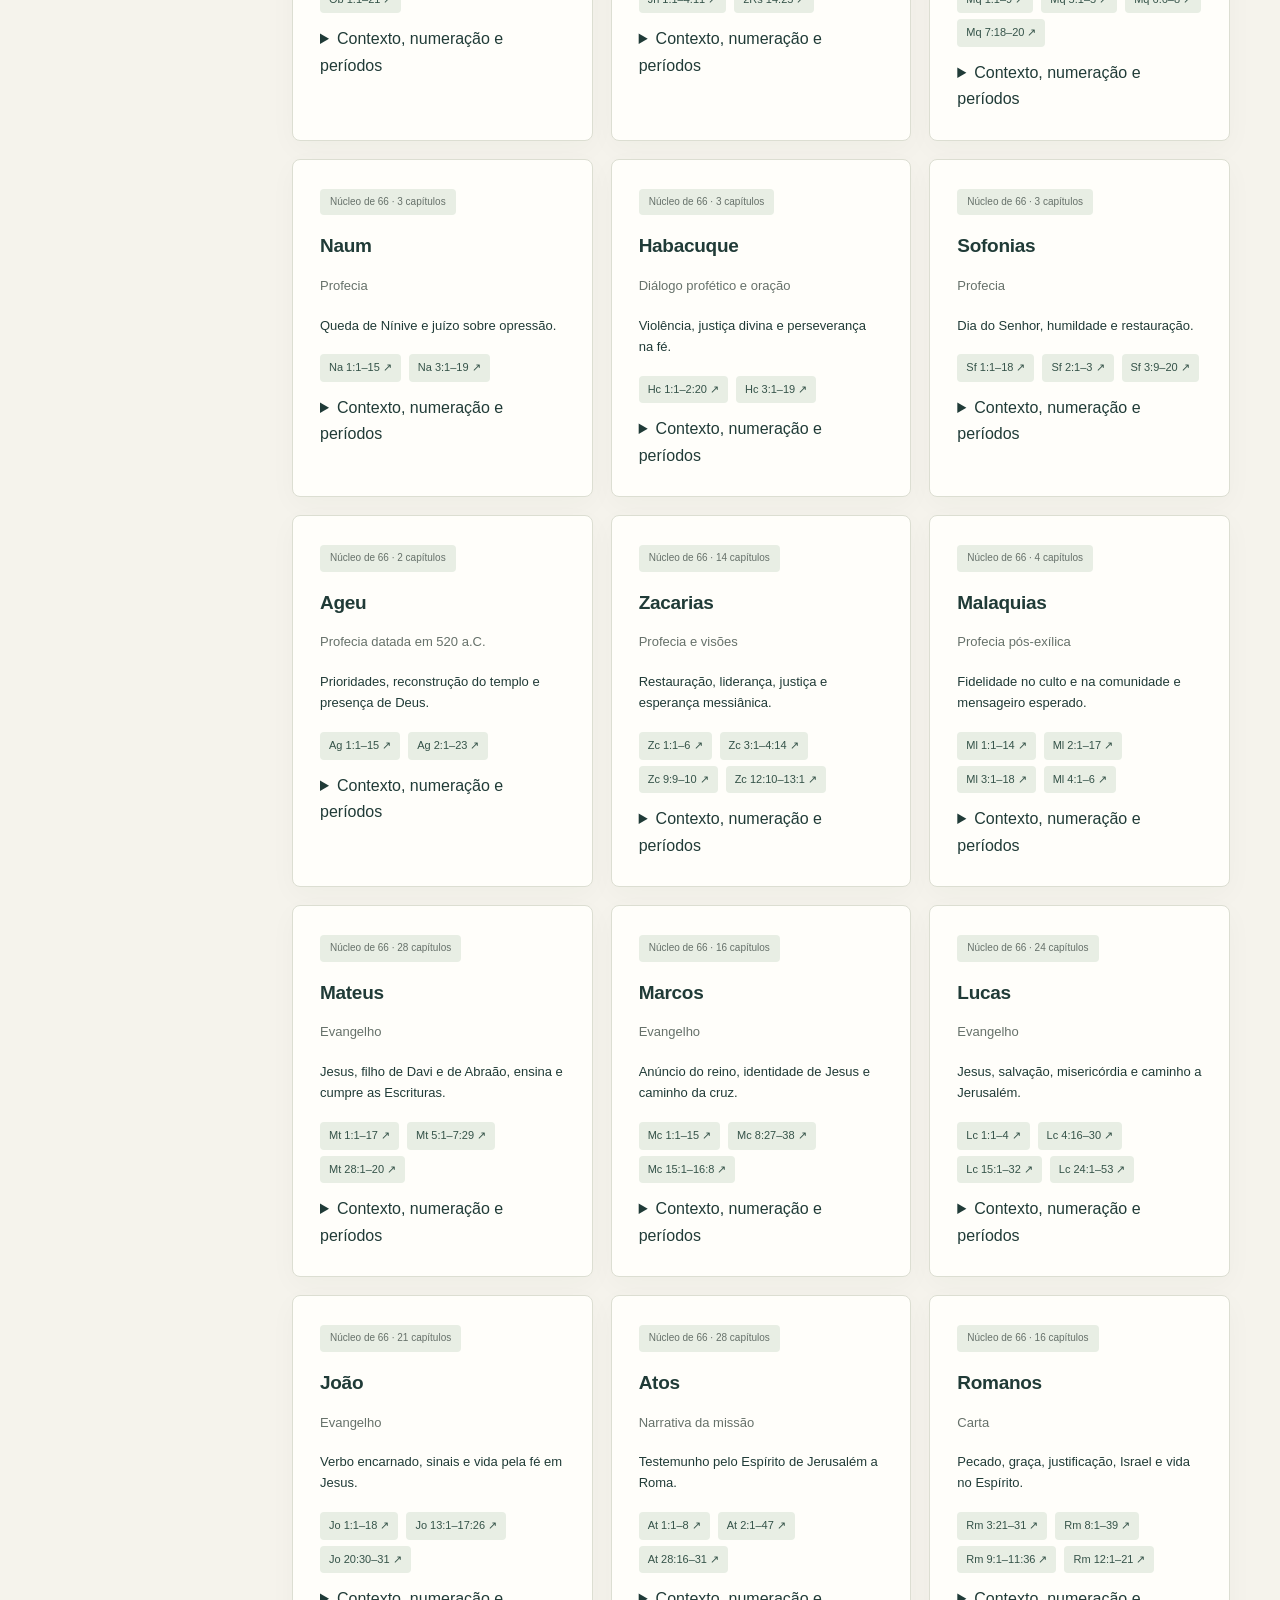
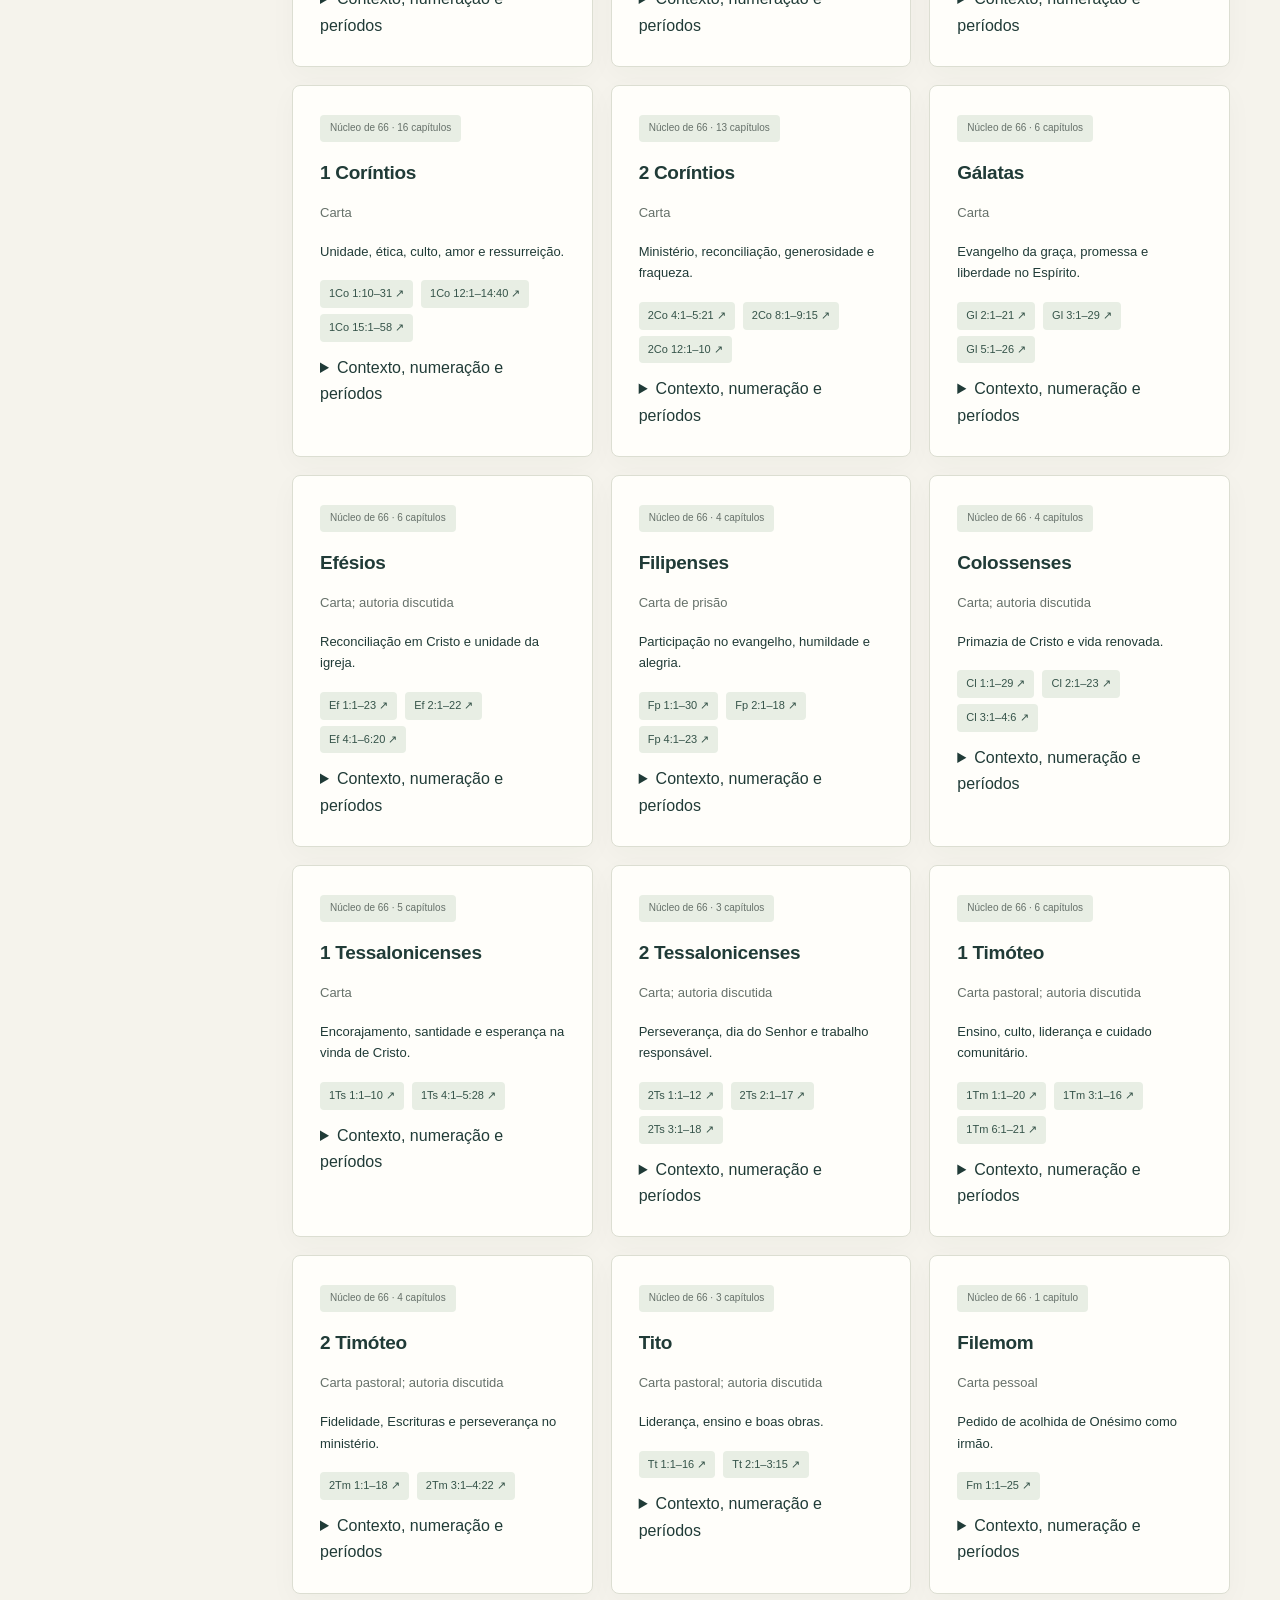
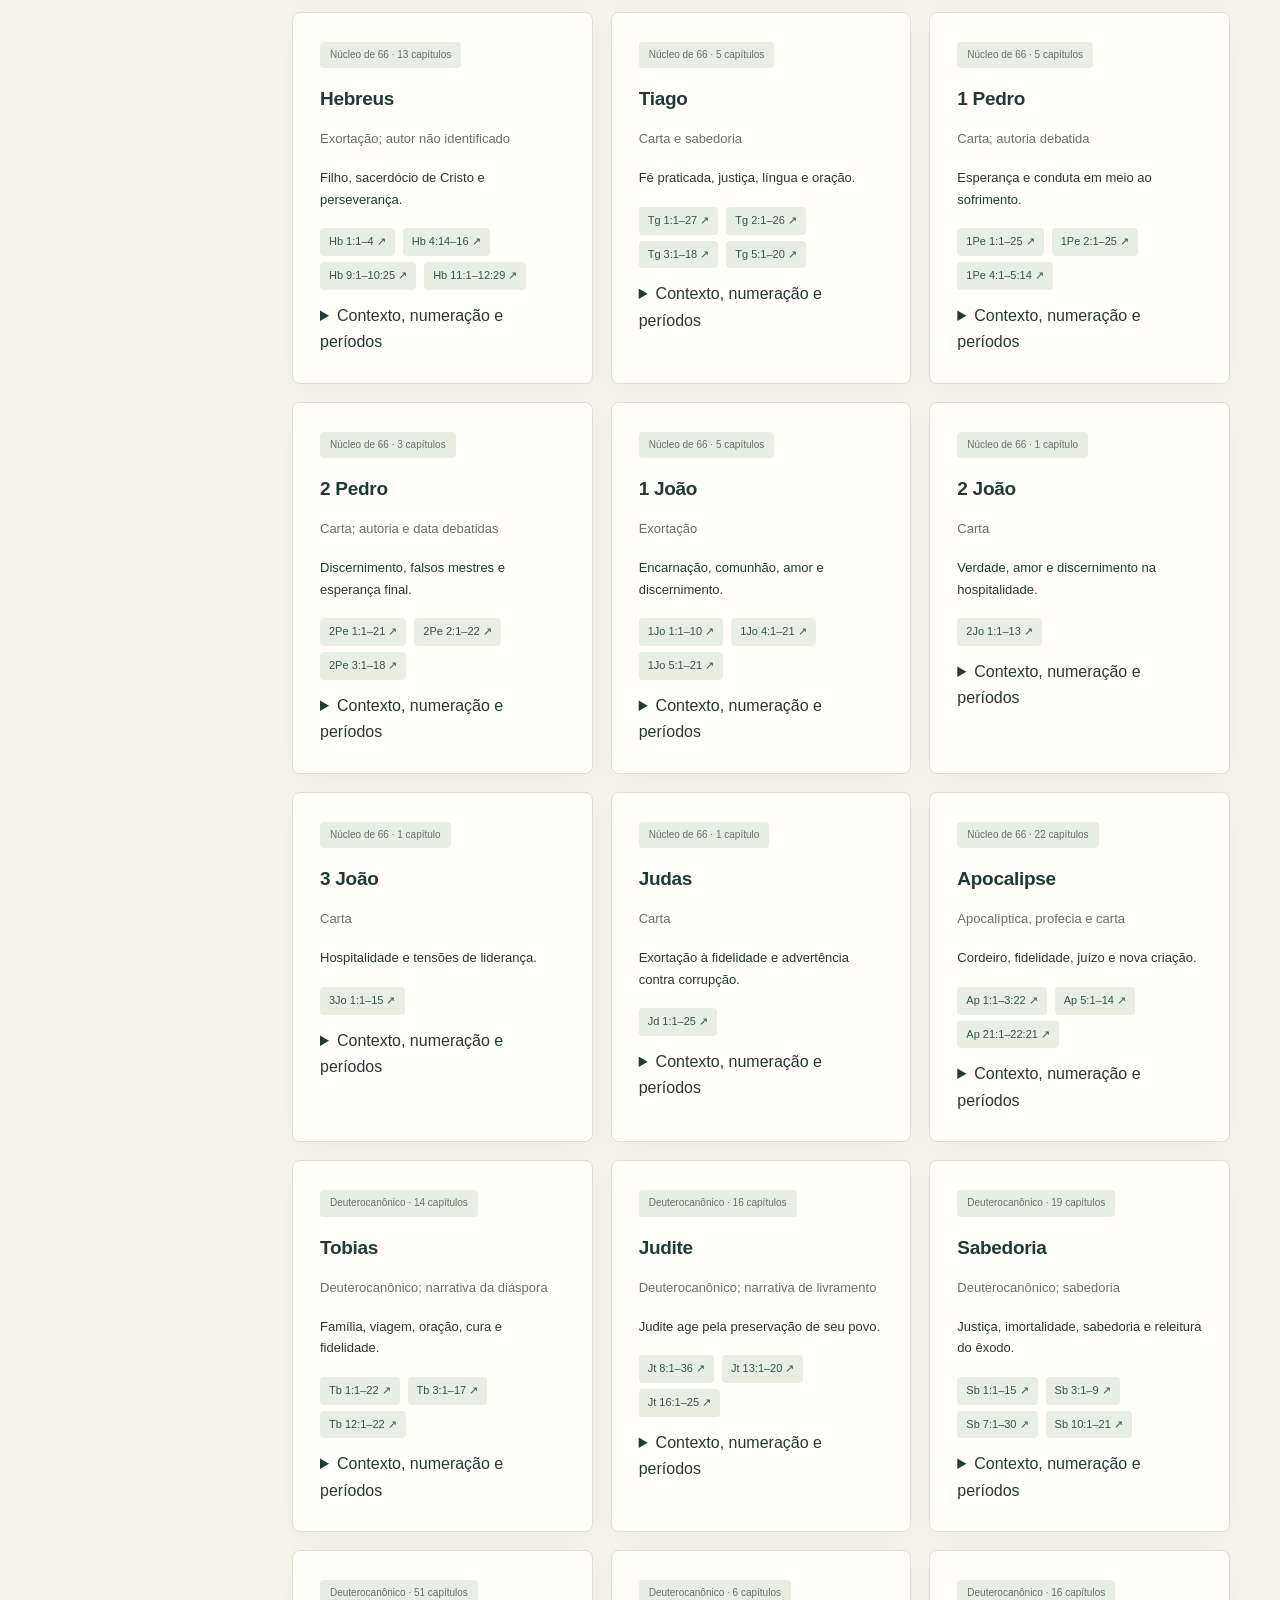
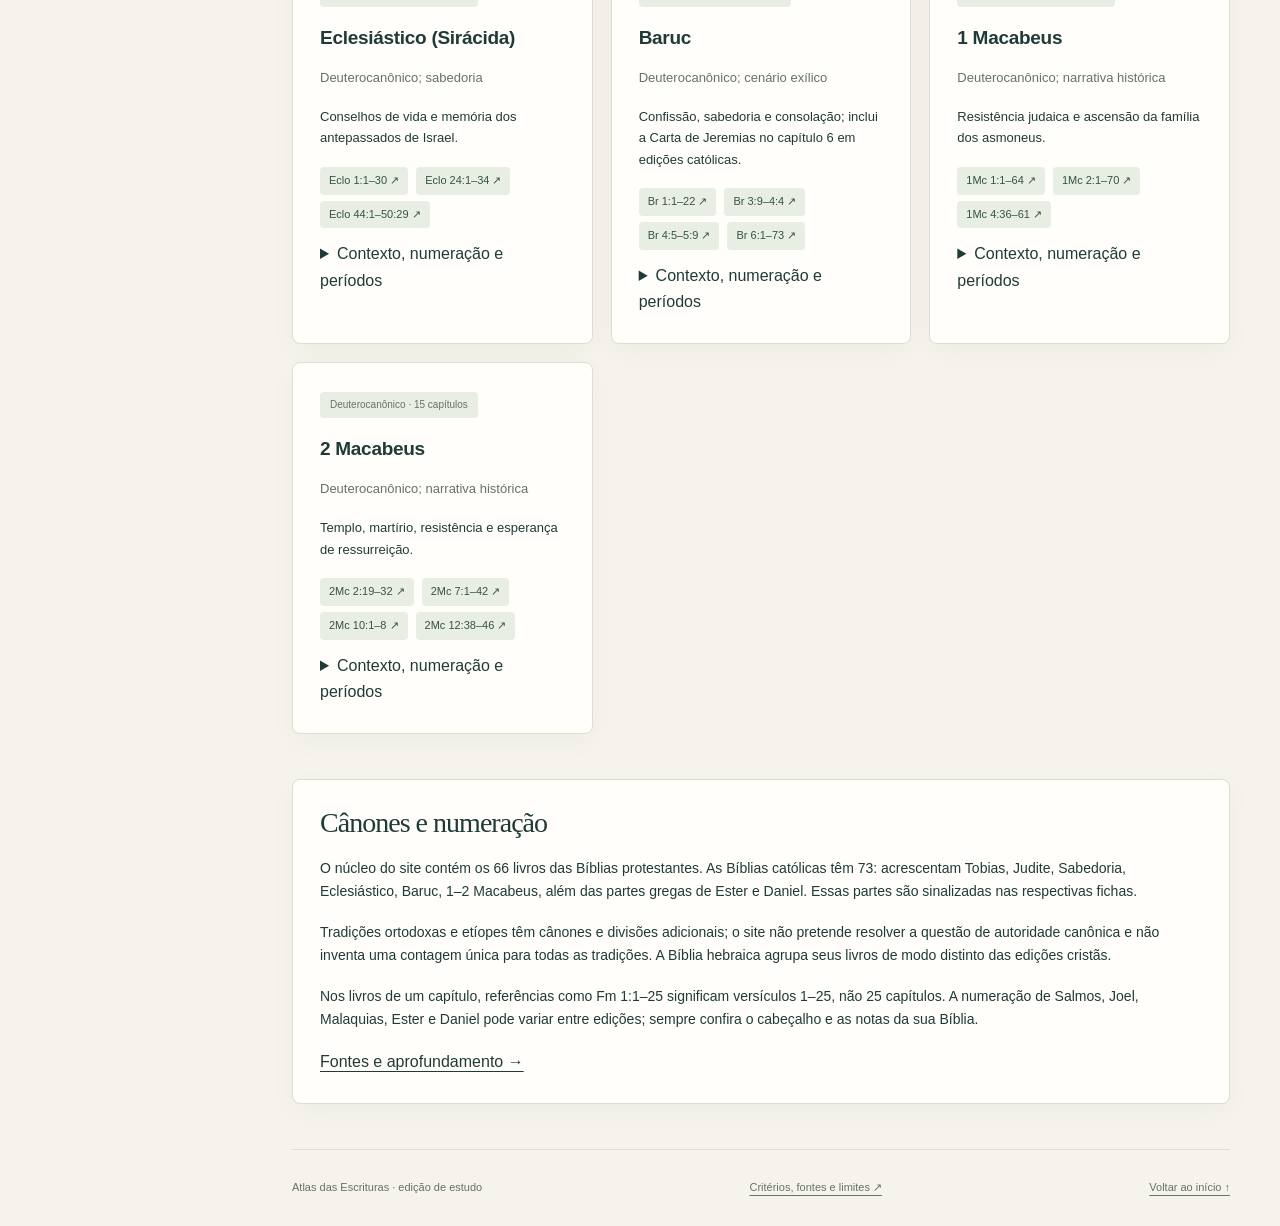
<file: biblioteca.html>
<!doctype html>
<html lang="pt-BR"><head><meta charset="utf-8"><meta name="viewport" content="width=device-width, initial-scale=1"><meta name="description" content="Encontre todos os livros, seus gêneros, cenários e passagens de entrada. A ordem dos livros não é a ordem dos acontecimentos."><title>Cada livro, no seu contexto. · Atlas das Escrituras</title><link rel="icon" href="assets/favicon.svg" type="image/svg+xml"><link rel="stylesheet" href="assets/style.css"><script src="assets/data.js" defer></script><script src="assets/maps.js" defer></script><script src="assets/app.js" defer></script></head>
<body data-page="biblioteca.html"><a class="skip-link" href="#conteudo">Pular para o conteúdo</a><aside class="sidebar"><a class="brand" href="index.html"><span class="brand-mark" aria-hidden="true">A<span>✦</span></span><span>Atlas das<br><b>Escrituras</b></span></a><p class="sidebar-label">SEU GUIA DE ESTUDO</p><nav aria-label="Navegação principal"><a href="index.html" ><span class="nav-icon" aria-hidden="true">◎</span>Linha do tempo</a><a href="periodos.html" ><span class="nav-icon" aria-hidden="true">◷</span>Grandes períodos</a><a href="genealogias.html" ><span class="nav-icon" aria-hidden="true">⋈</span>Genealogias</a><a href="jesus.html" ><span class="nav-icon" aria-hidden="true">✦</span>Jesus e Evangelhos</a><a href="mapas.html" ><span class="nav-icon" aria-hidden="true">◇</span>Mapas e percursos</a><a href="biblioteca.html" aria-current="page" ><span class="nav-icon" aria-hidden="true">▤</span>Todos os livros</a><a href="metodo.html" ><span class="nav-icon" aria-hidden="true">⊙</span>Como estudar / fontes</a></nav><div class="sidebar-bottom"><span class="eyebrow">DO PRIMEIRO AO ÚLTIMO LIVRO</span><p>Gênesis → Apocalipse</p><a href="metodo.html">Texto · contexto · esperança ↗</a></div></aside><div class="main-shell"><header class="topbar"><a href="index.html" class="mobile-brand">Atlas das Escrituras</a><span class="topbar-label">ESTUDAR · CONECTAR · COMPREENDER</span><div class="top-actions"><button class="quiet" id="themeToggle" aria-label="Alternar tema claro e escuro">◐ <span>Tema</span></button><button class="quiet" id="printPage">↗ <span>Imprimir</span></button></div></header><main id="conteudo"><div class="page-intro"><span class="eyebrow">BIBLIOTECA BÍBLICA</span><h1>Cada livro, no seu contexto.</h1><p>Encontre todos os livros, seus gêneros, cenários e passagens de entrada. A ordem dos livros não é a ordem dos acontecimentos.</p></div><label class="global-search"><span class="sr-only">Buscar em todo o atlas</span><span aria-hidden="true">⌕</span><input type="search" id="globalSearch" placeholder="Buscar em todo o atlas: pessoas, livros, acontecimentos…" autocomplete="off"><kbd>/</kbd></label><div id="globalResults" class="global-results" aria-live="polite" hidden></div><noscript><p class="notice">Ative o JavaScript para pesquisar e exibir os dados deste atlas. Os arquivos são locais e não enviam informações a um servidor.</p></noscript>
<aside class="notice"><strong>Cenário, gênero e composição são questões diferentes.</strong><span>Um salmo pode olhar para o exílio; uma carta pode refletir vários acontecimentos. As fichas situam cenários e afinidades temáticas sem atribuir o mesmo ano a todo o conteúdo de um livro.</span></aside>
<div class="filters"><label class="search-field"><span>Buscar livro, assunto ou gênero</span><input id="bookSearch" type="search" placeholder="Ex.: sabedoria, Isaías, ressurreição…"></label><label><span>Cânon</span><select id="canonFilter"><option value="all">Núcleo de 66 + deuterocanônicos</option><option value="core">Núcleo de 66 livros</option><option value="deut">7 deuterocanônicos</option></select></label><label><span>Período / afinidade</span><select id="bookPeriod"><option value="">Todos</option></select></label></div><p id="bookCount" class="result-count" role="status"></p><div id="bookGrid" class="card-grid"></div>
<section class="section panel"><h2>Cânones e numeração</h2><p>O núcleo do site contém os 66 livros das Bíblias protestantes. As Bíblias católicas têm 73: acrescentam Tobias, Judite, Sabedoria, Eclesiástico, Baruc, 1–2 Macabeus, além das partes gregas de Ester e Daniel. Essas partes são sinalizadas nas respectivas fichas.</p><p>Tradições ortodoxas e etíopes têm cânones e divisões adicionais; o site não pretende resolver a questão de autoridade canônica e não inventa uma contagem única para todas as tradições. A Bíblia hebraica agrupa seus livros de modo distinto das edições cristãs.</p><p>Nos livros de um capítulo, referências como Fm 1:1–25 significam versículos 1–25, não 25 capítulos. A numeração de Salmos, Joel, Malaquias, Ester e Daniel pode variar entre edições; sempre confira o cabeçalho e as notas da sua Bíblia.</p><a href="metodo.html#fontes">Fontes e aprofundamento →</a></section><footer><span>Atlas das Escrituras · edição de estudo</span><a href="metodo.html">Critérios, fontes e limites ↗</a><a href="#conteudo">Voltar ao início ↑</a></footer></main></div><div id="toast" class="toast" role="status" aria-live="polite"></div></body></html>
</file>
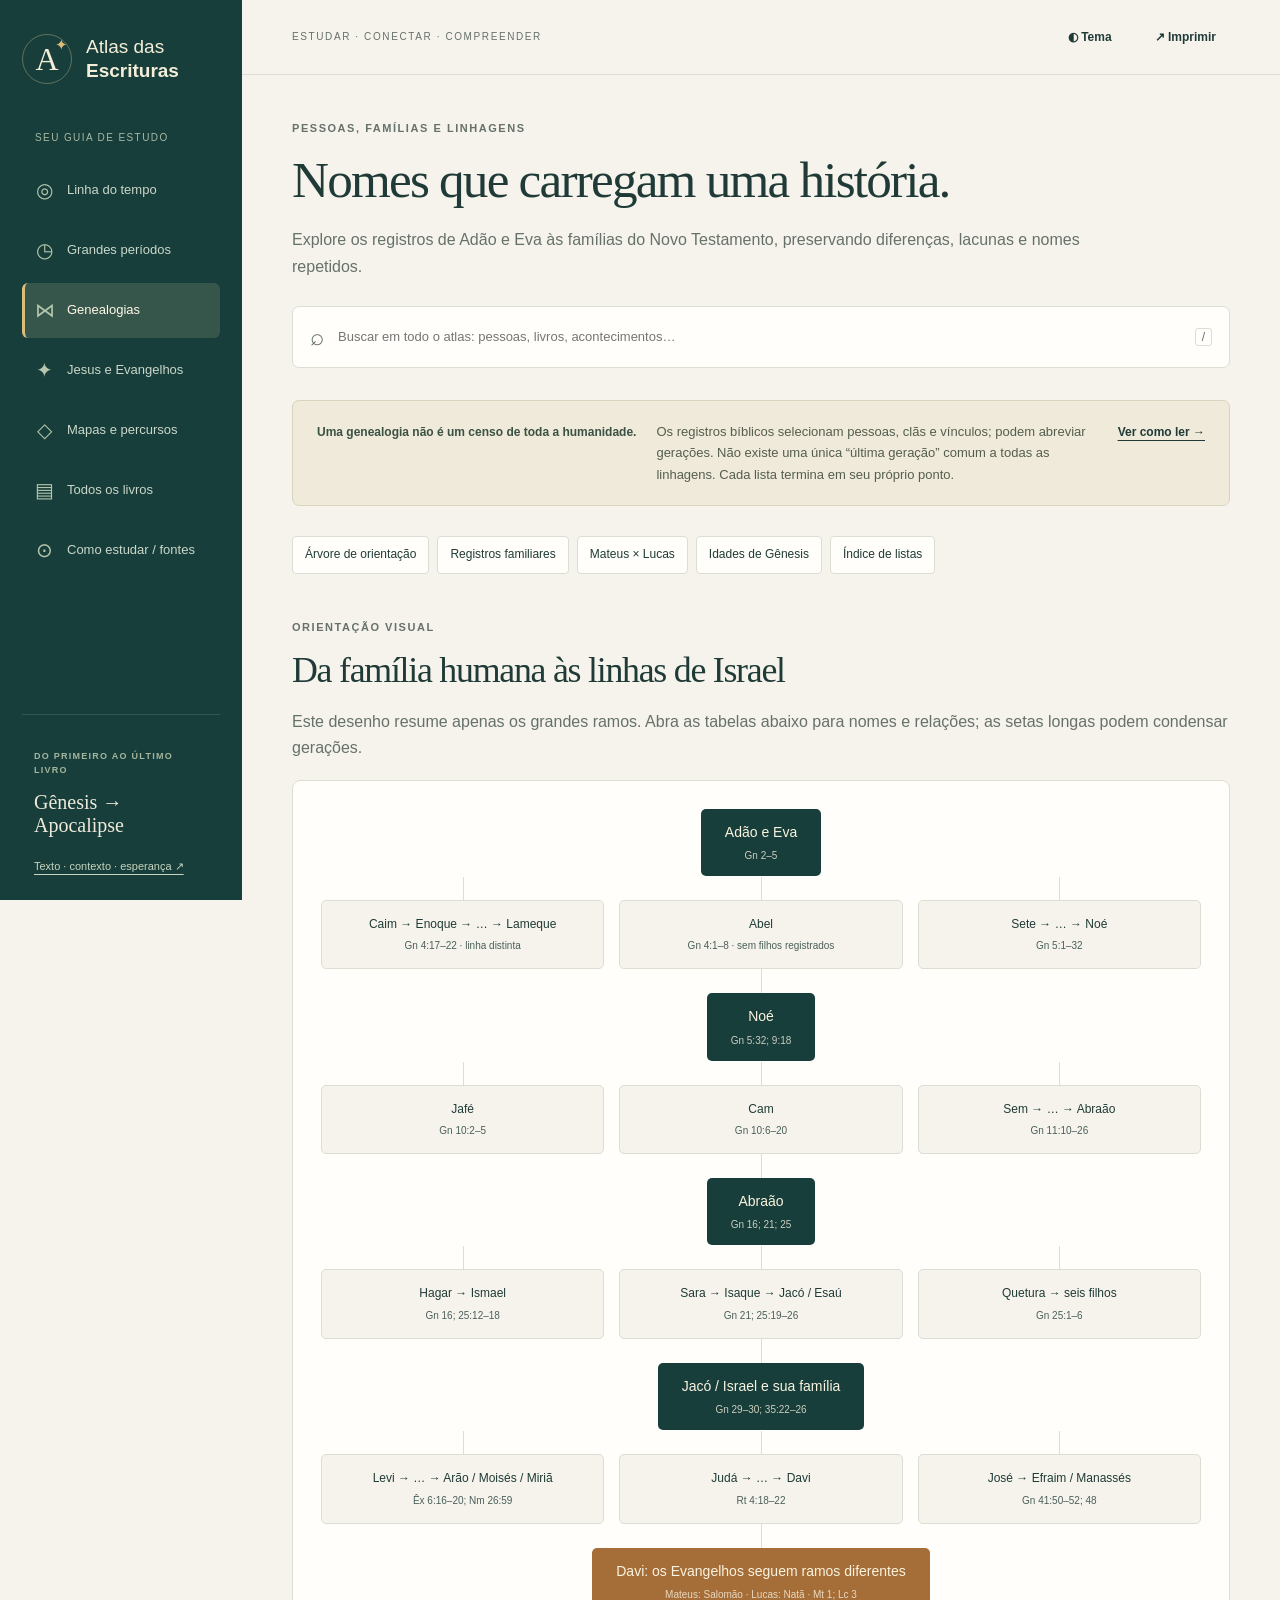
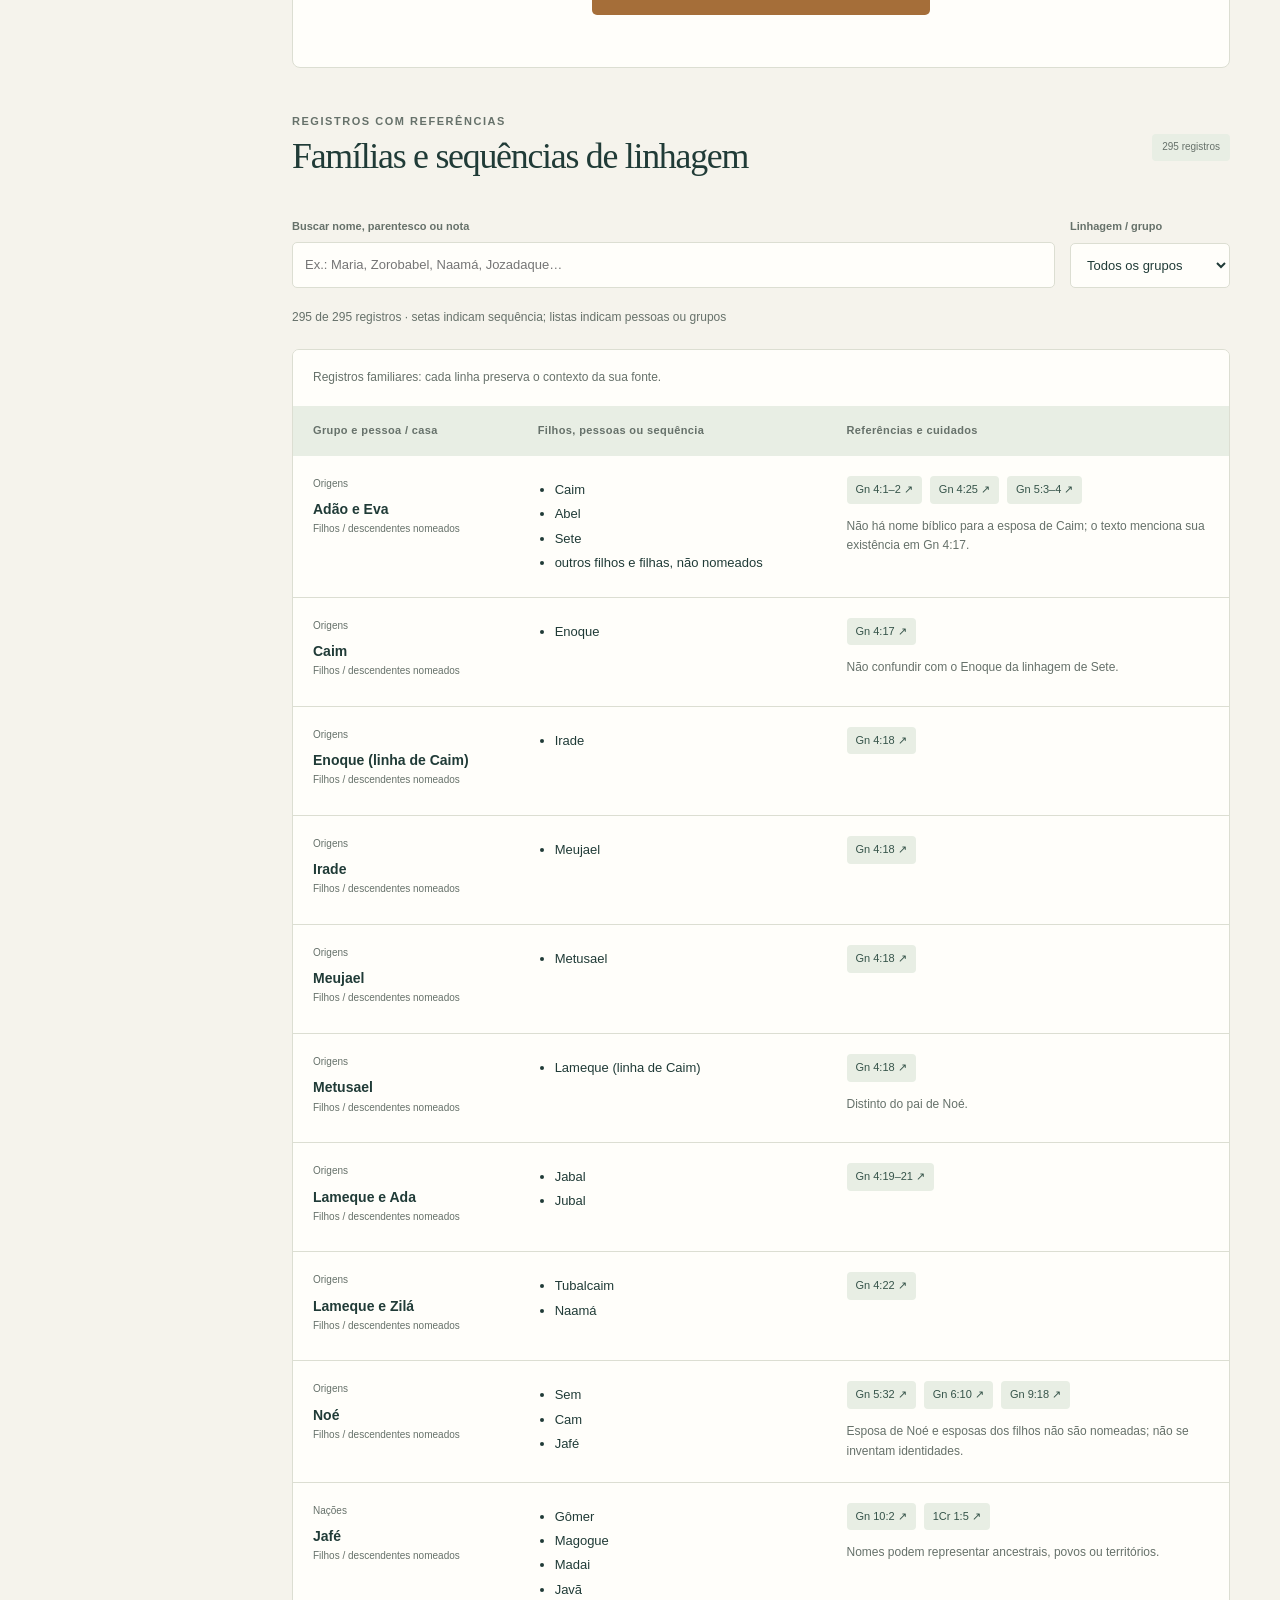
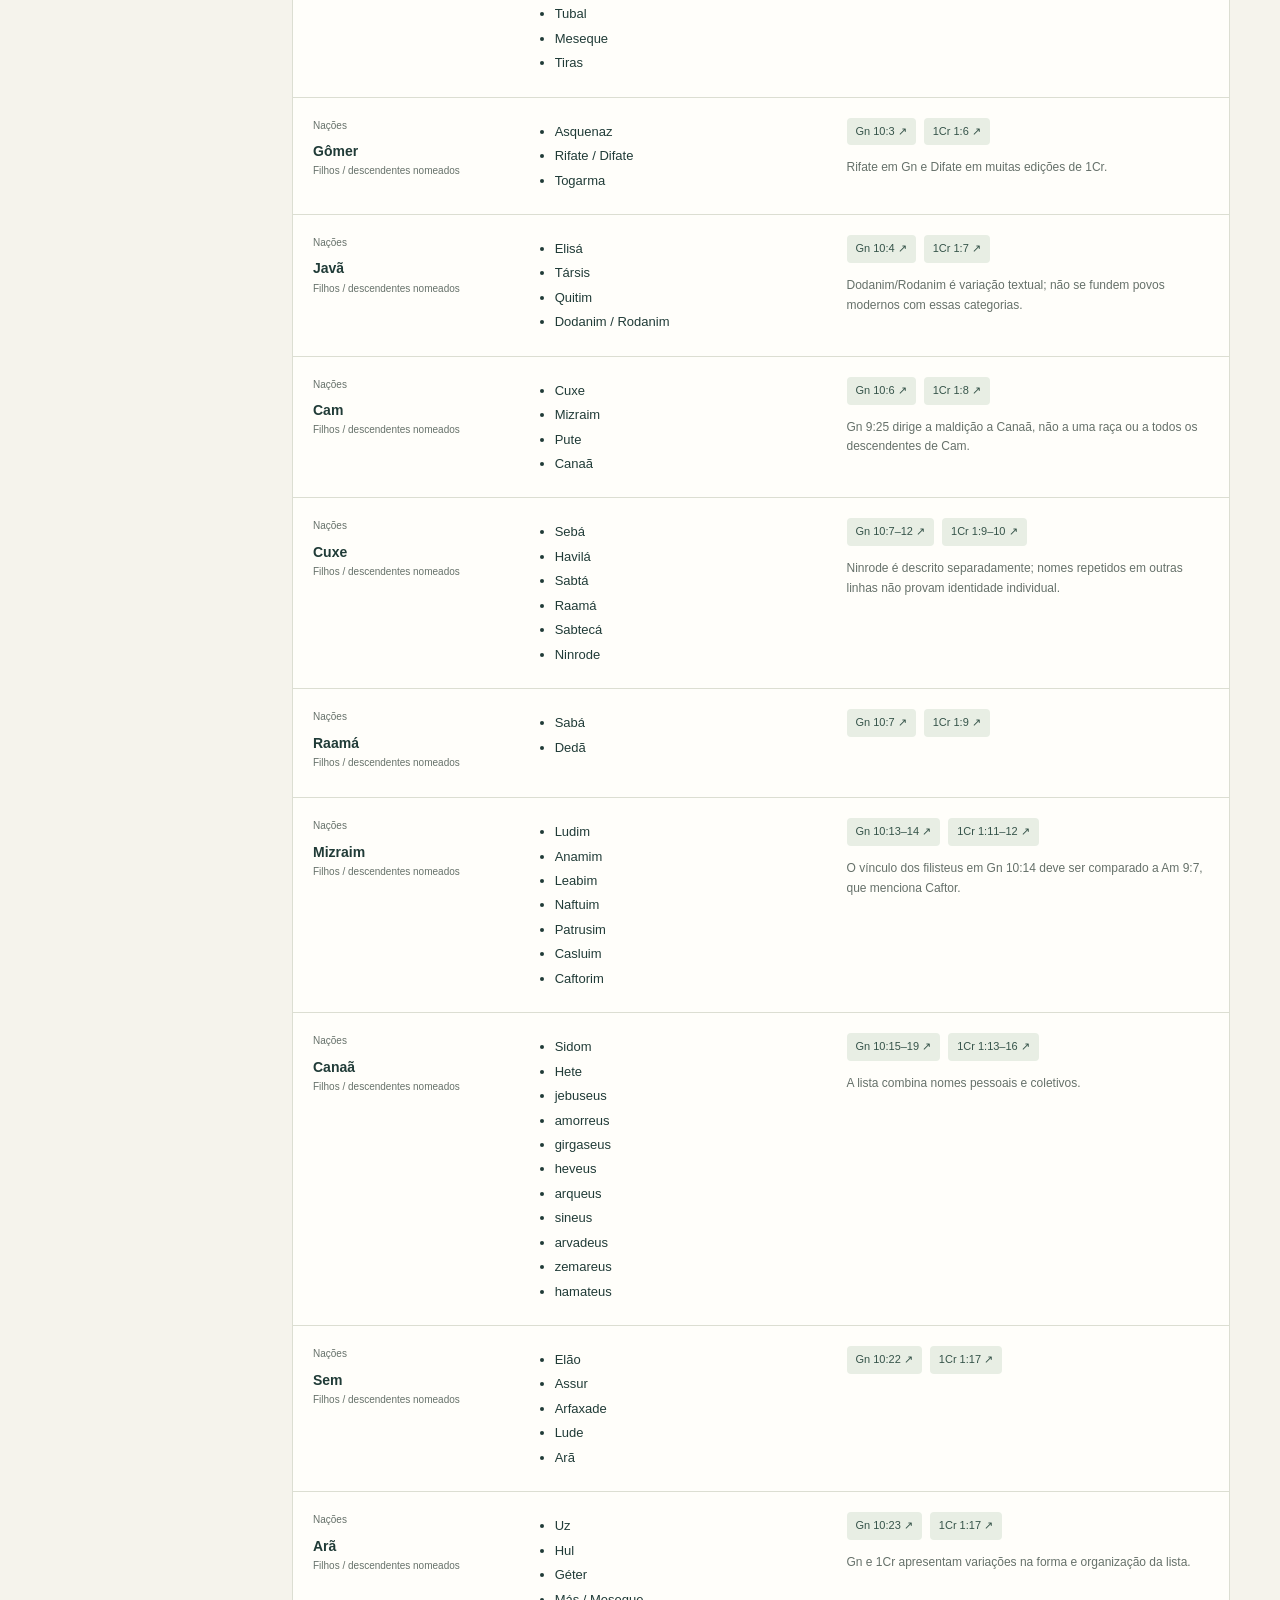
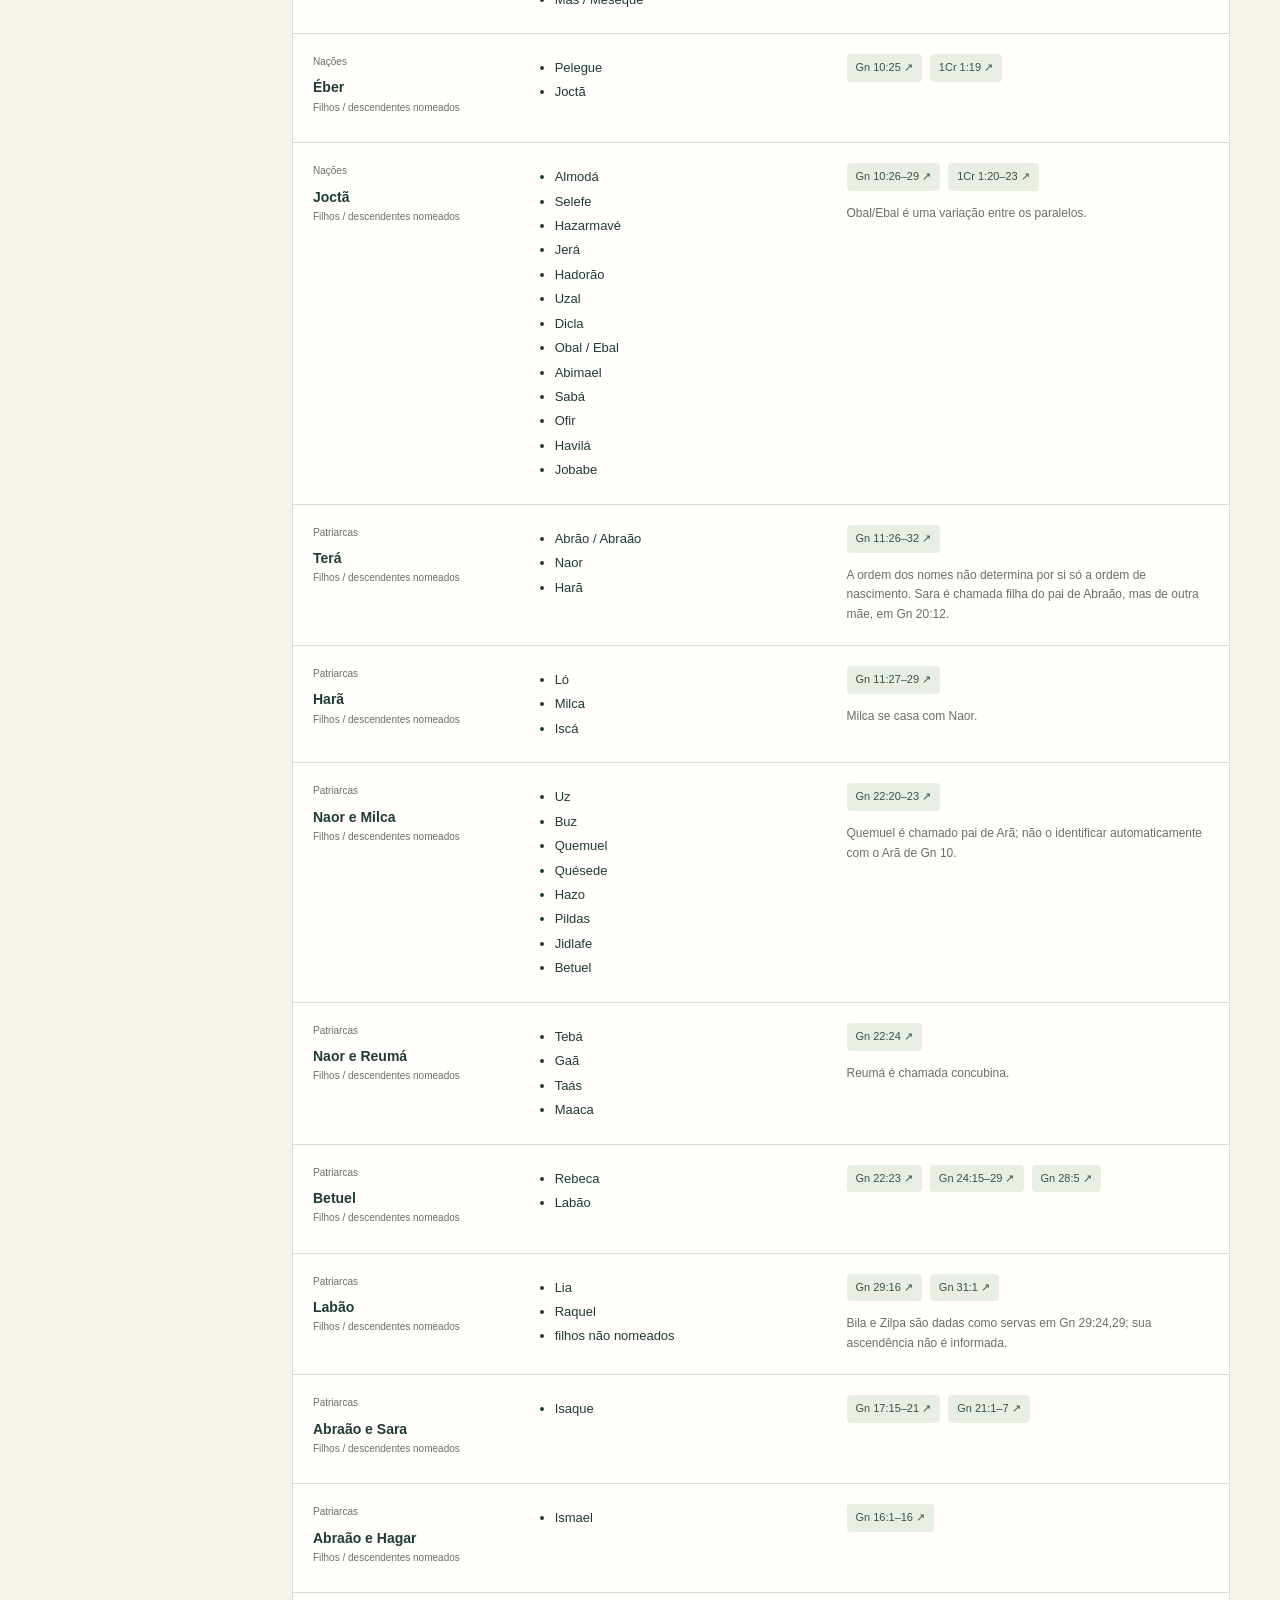
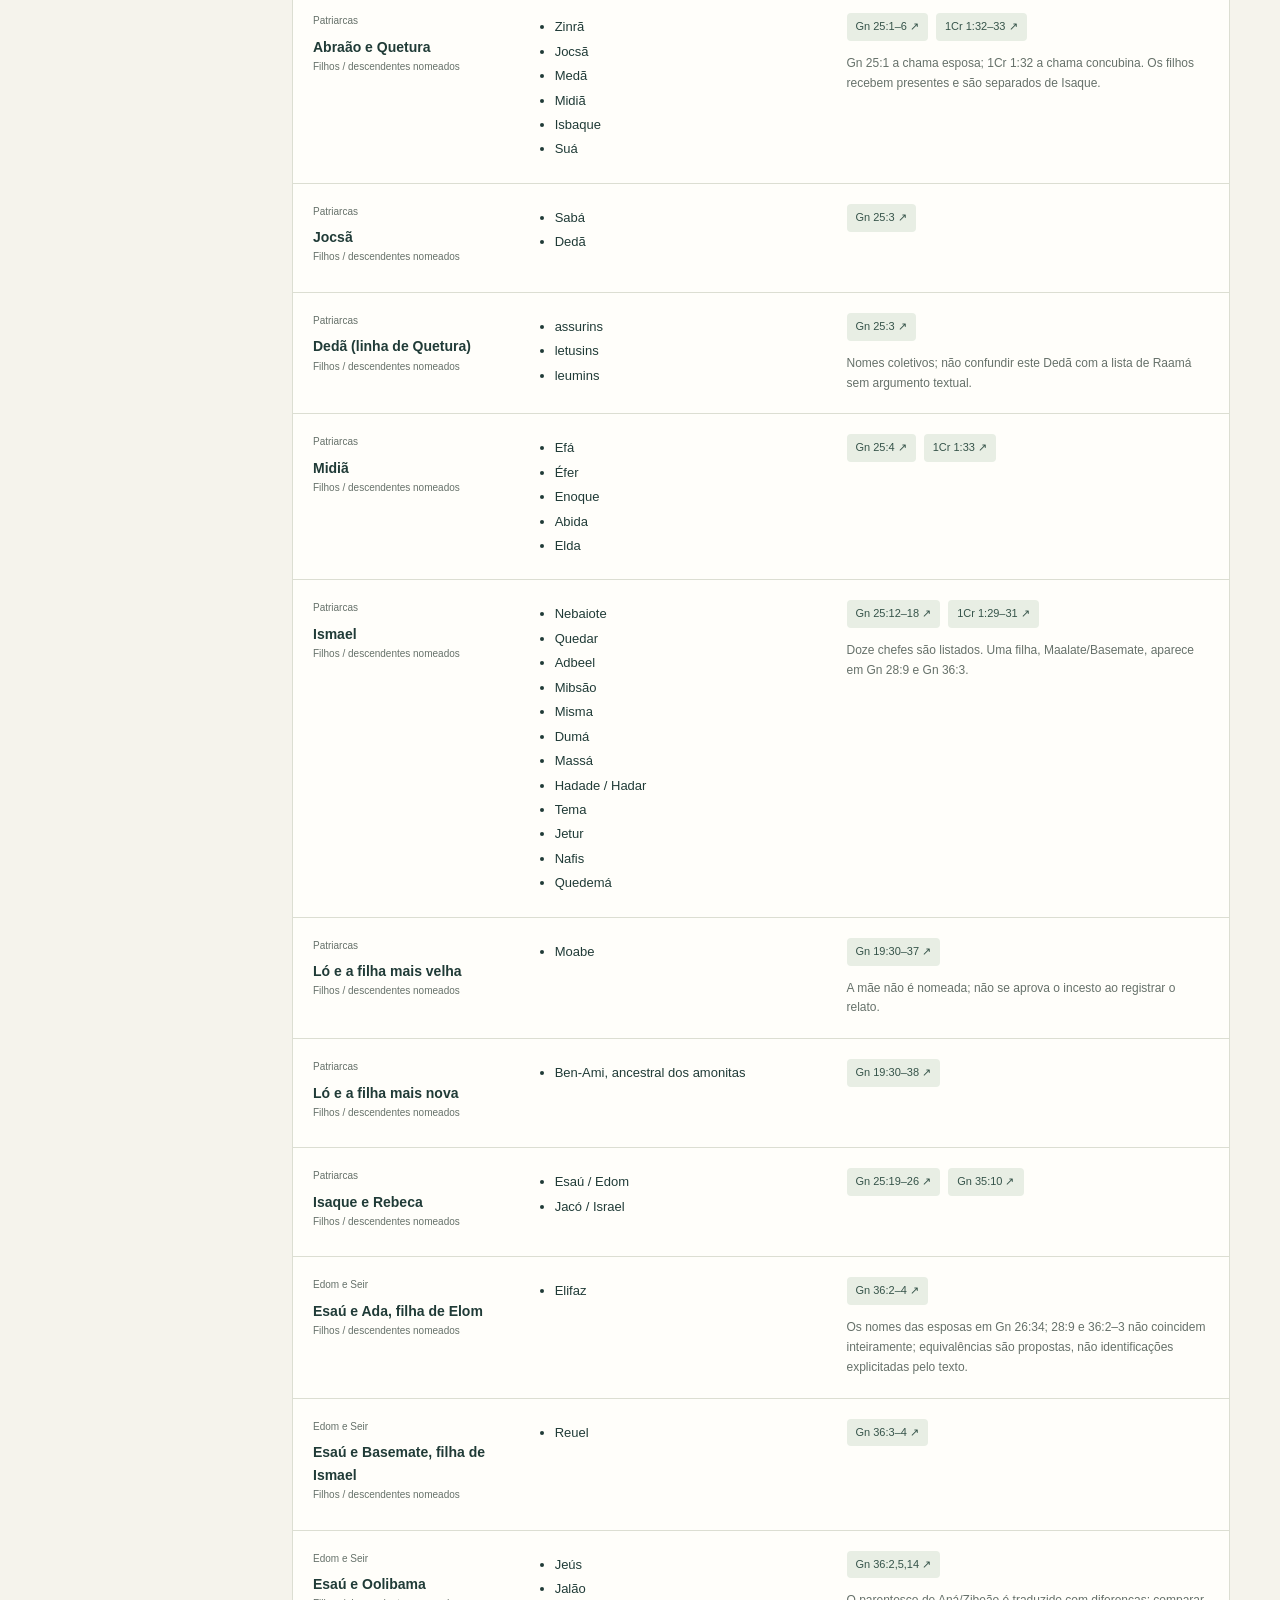
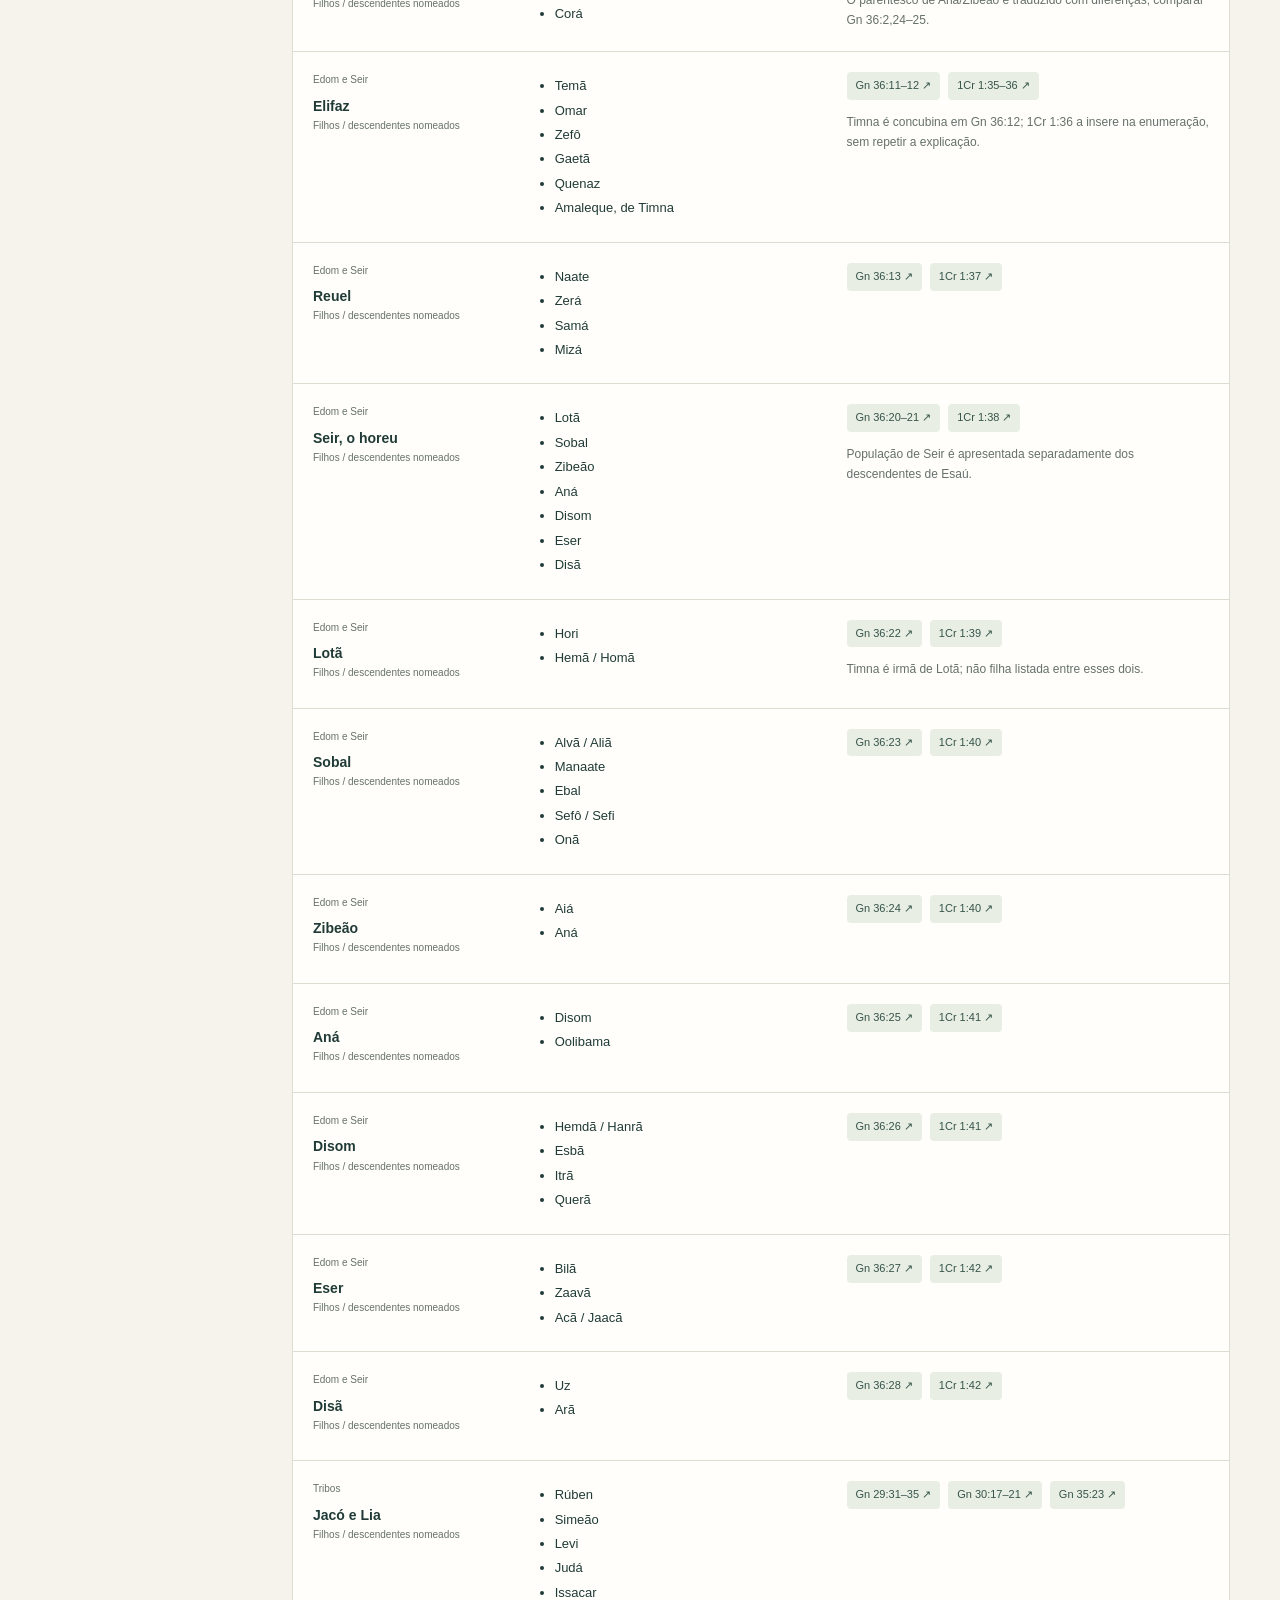
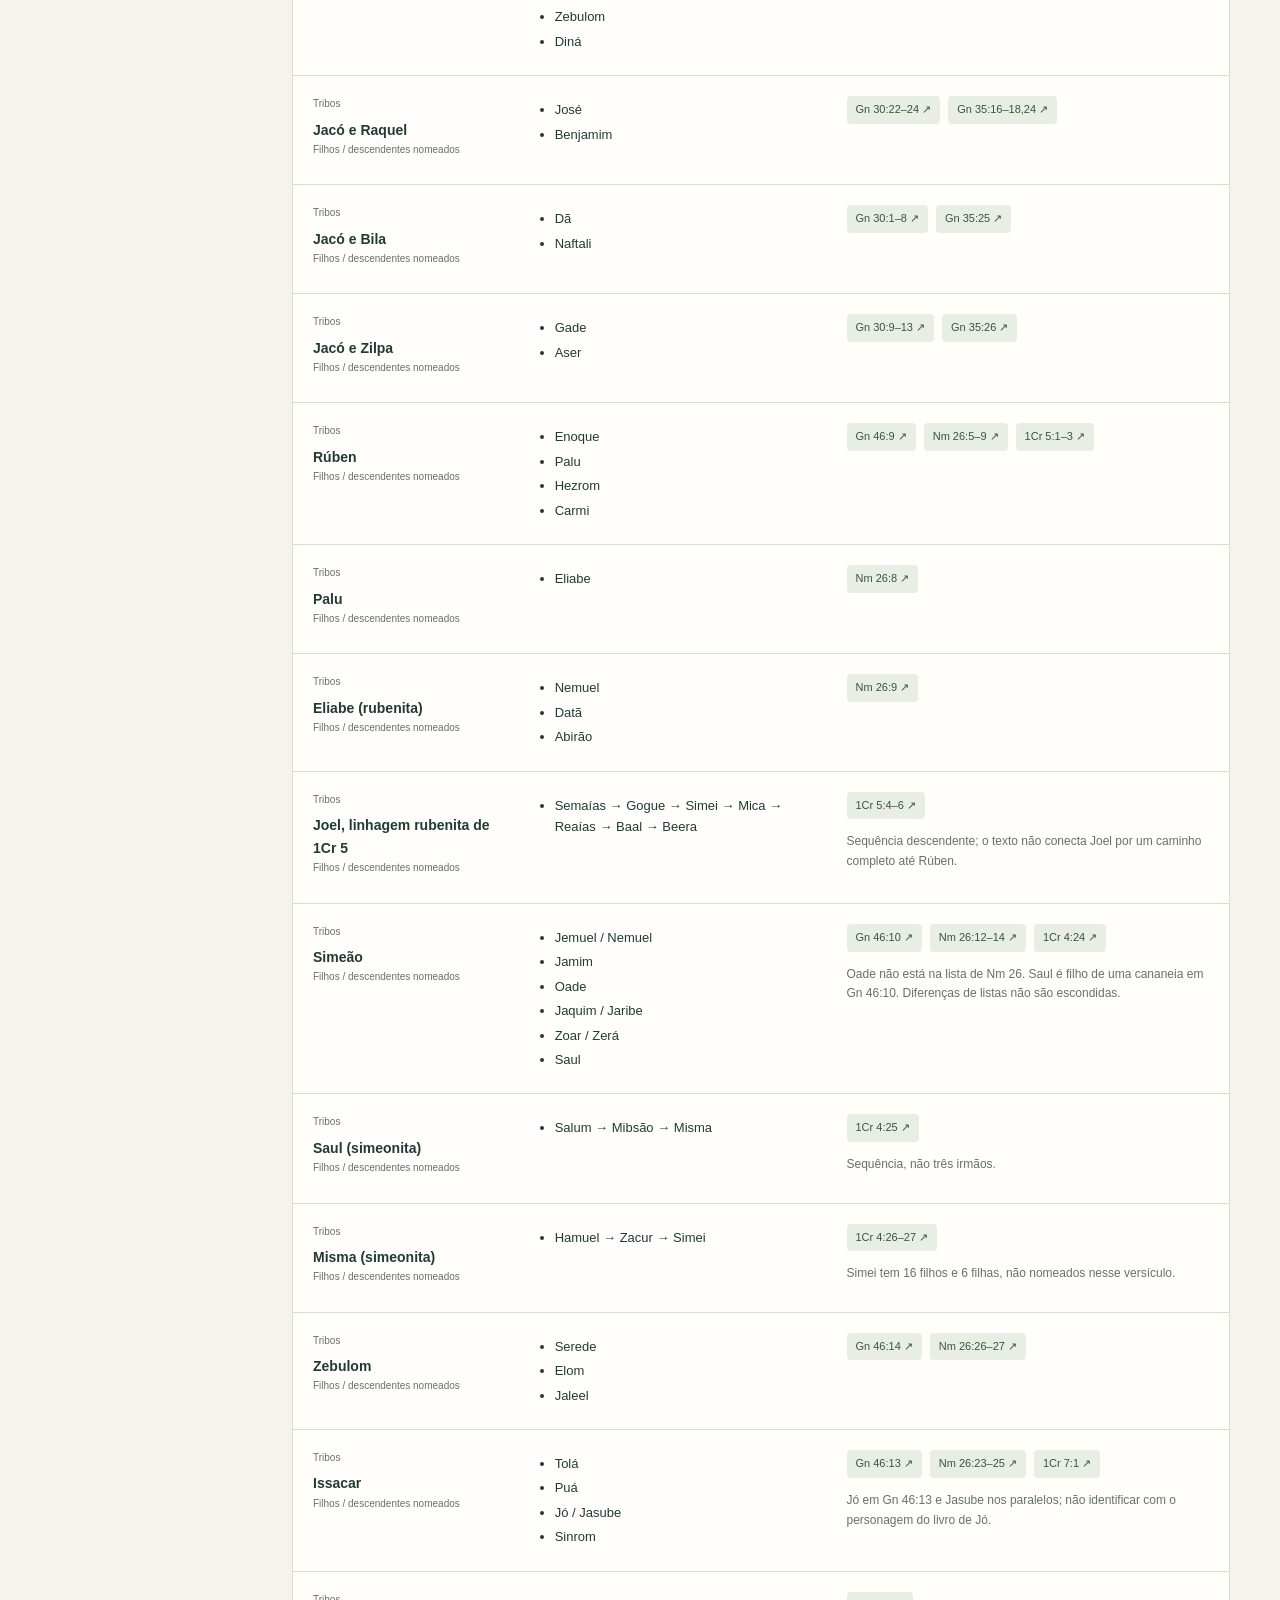
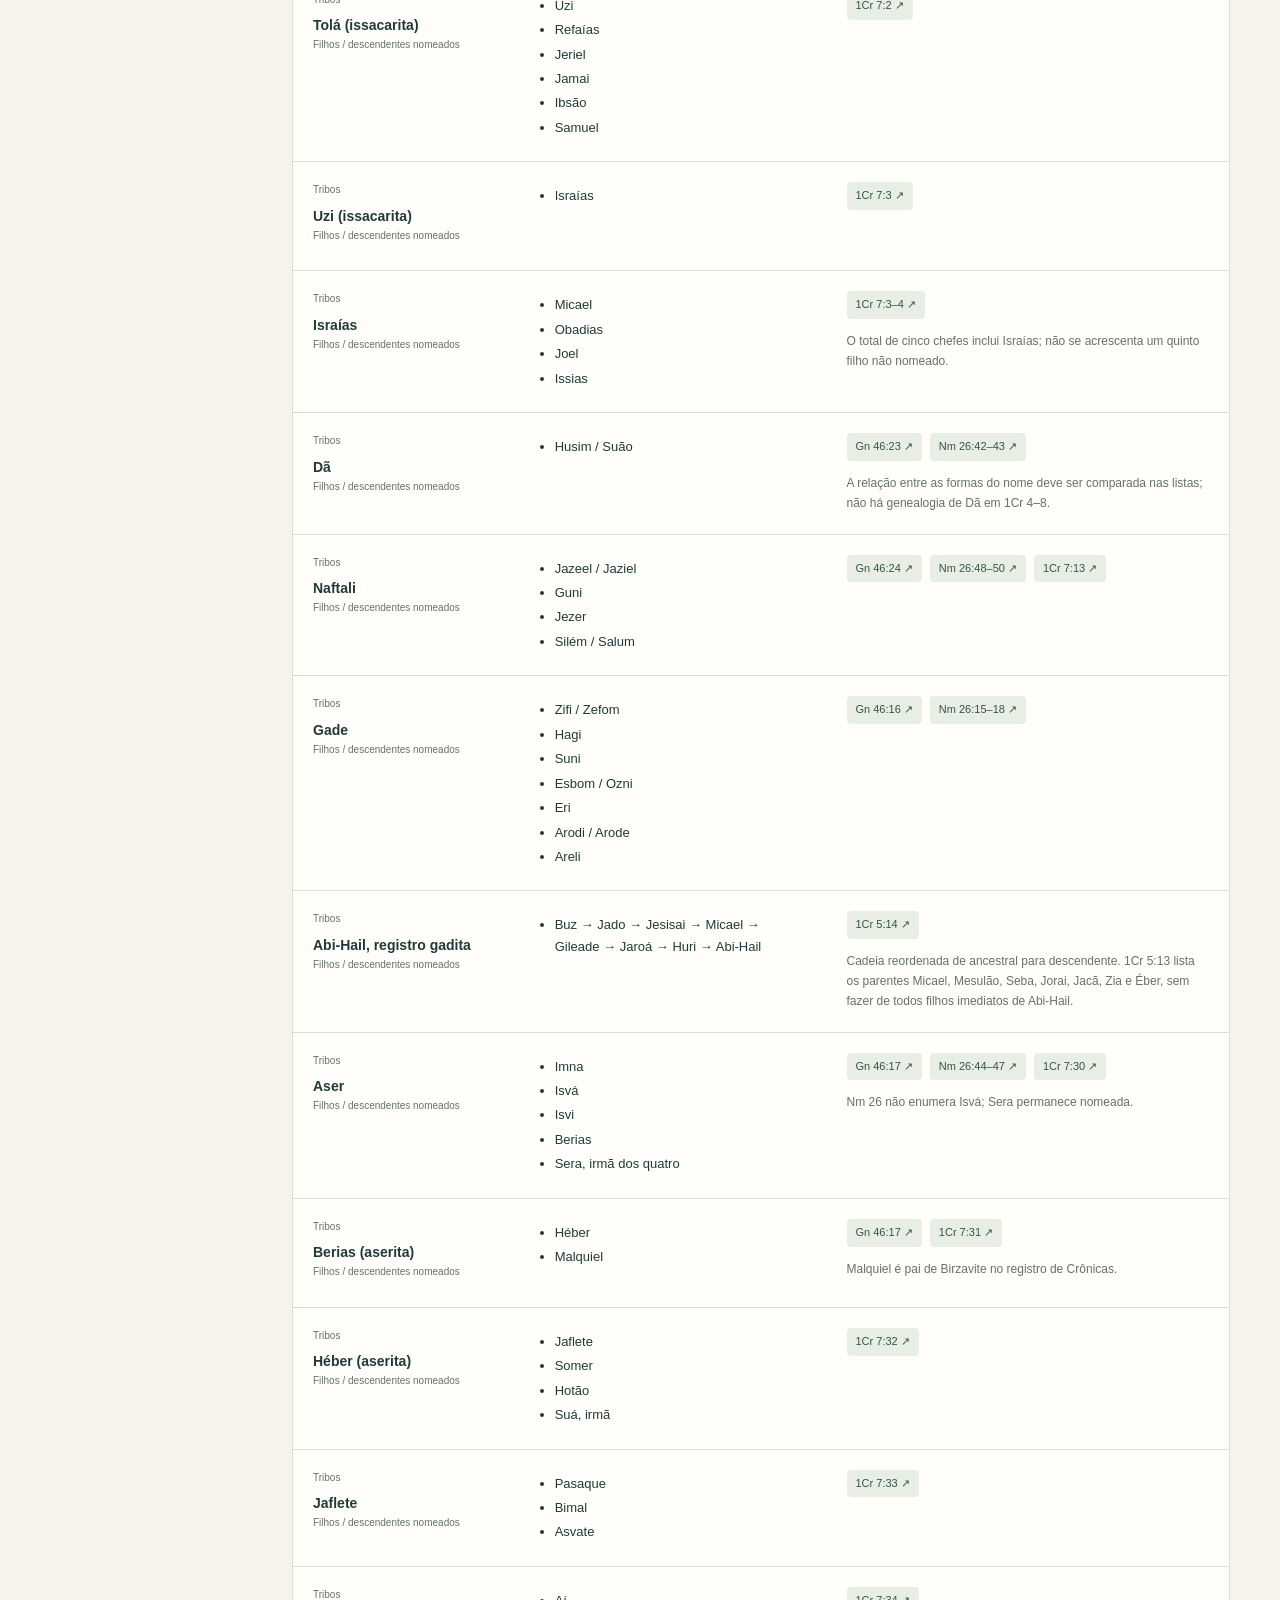
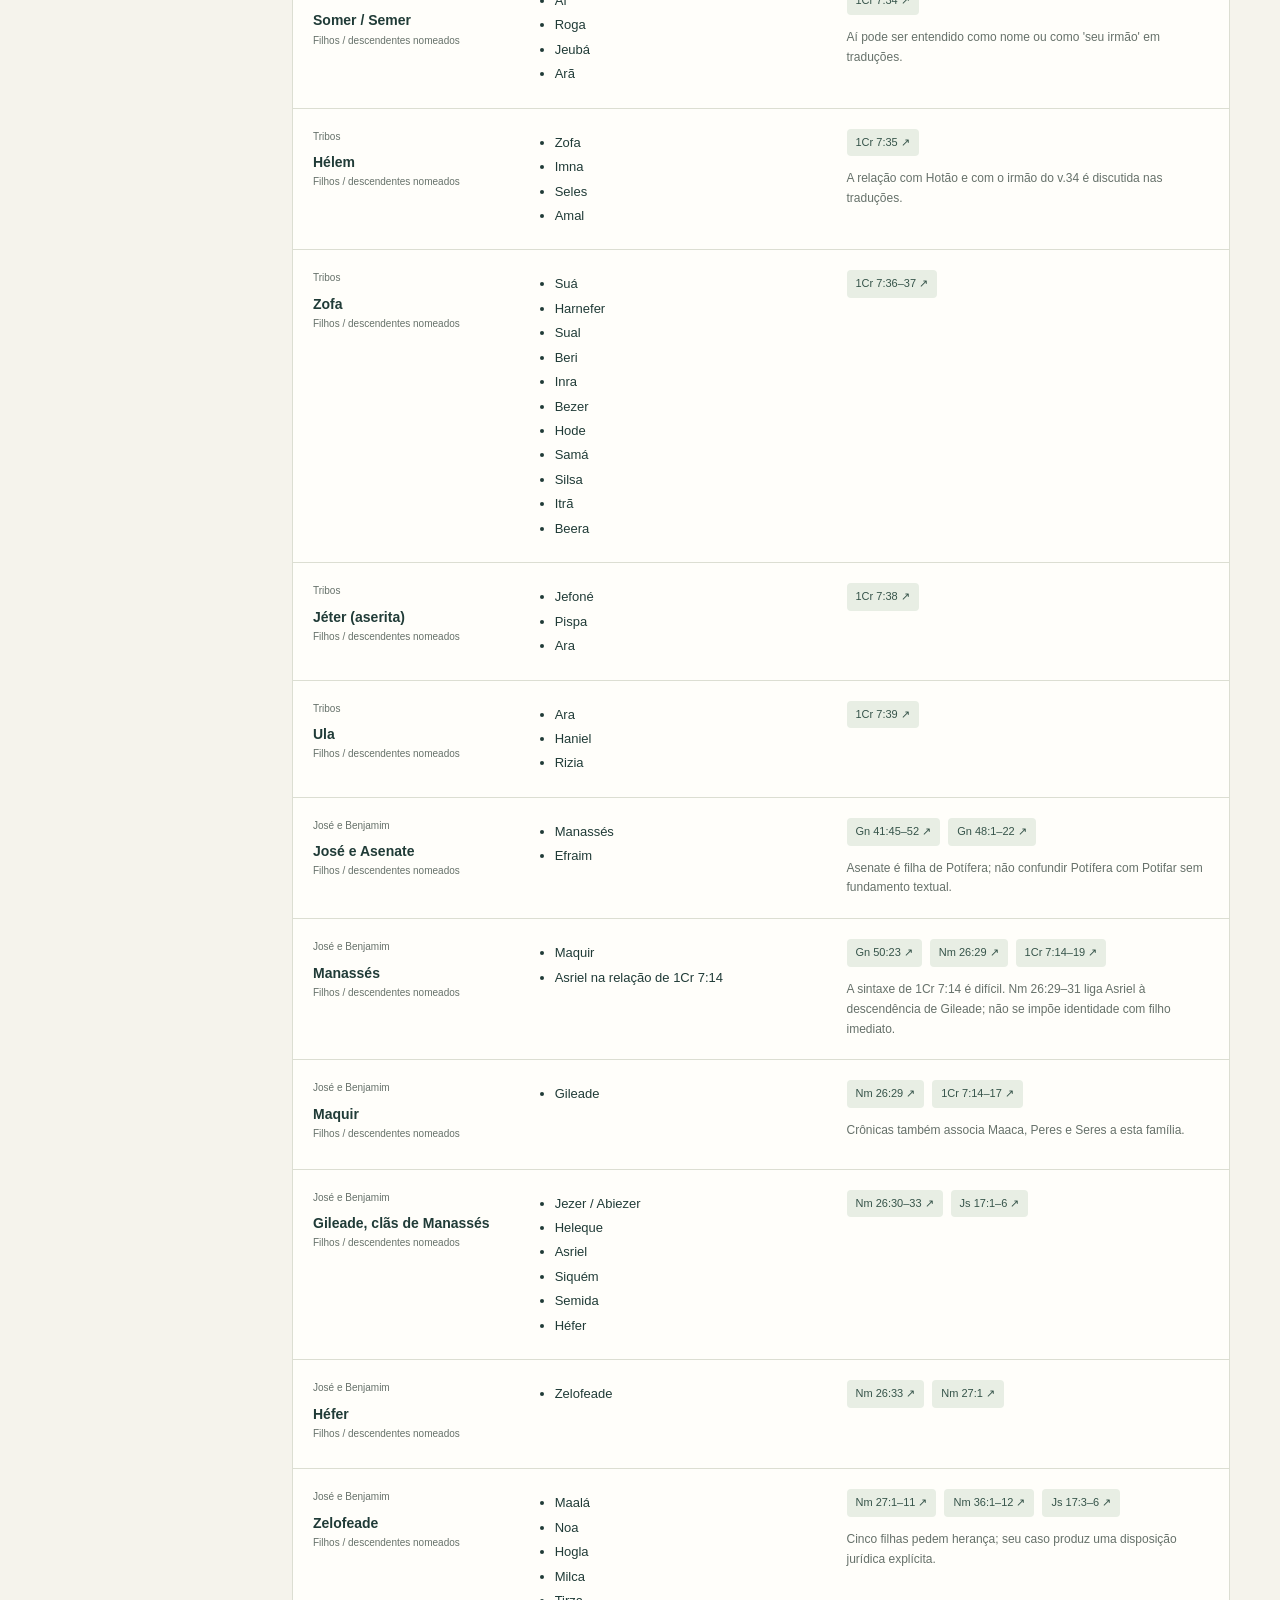
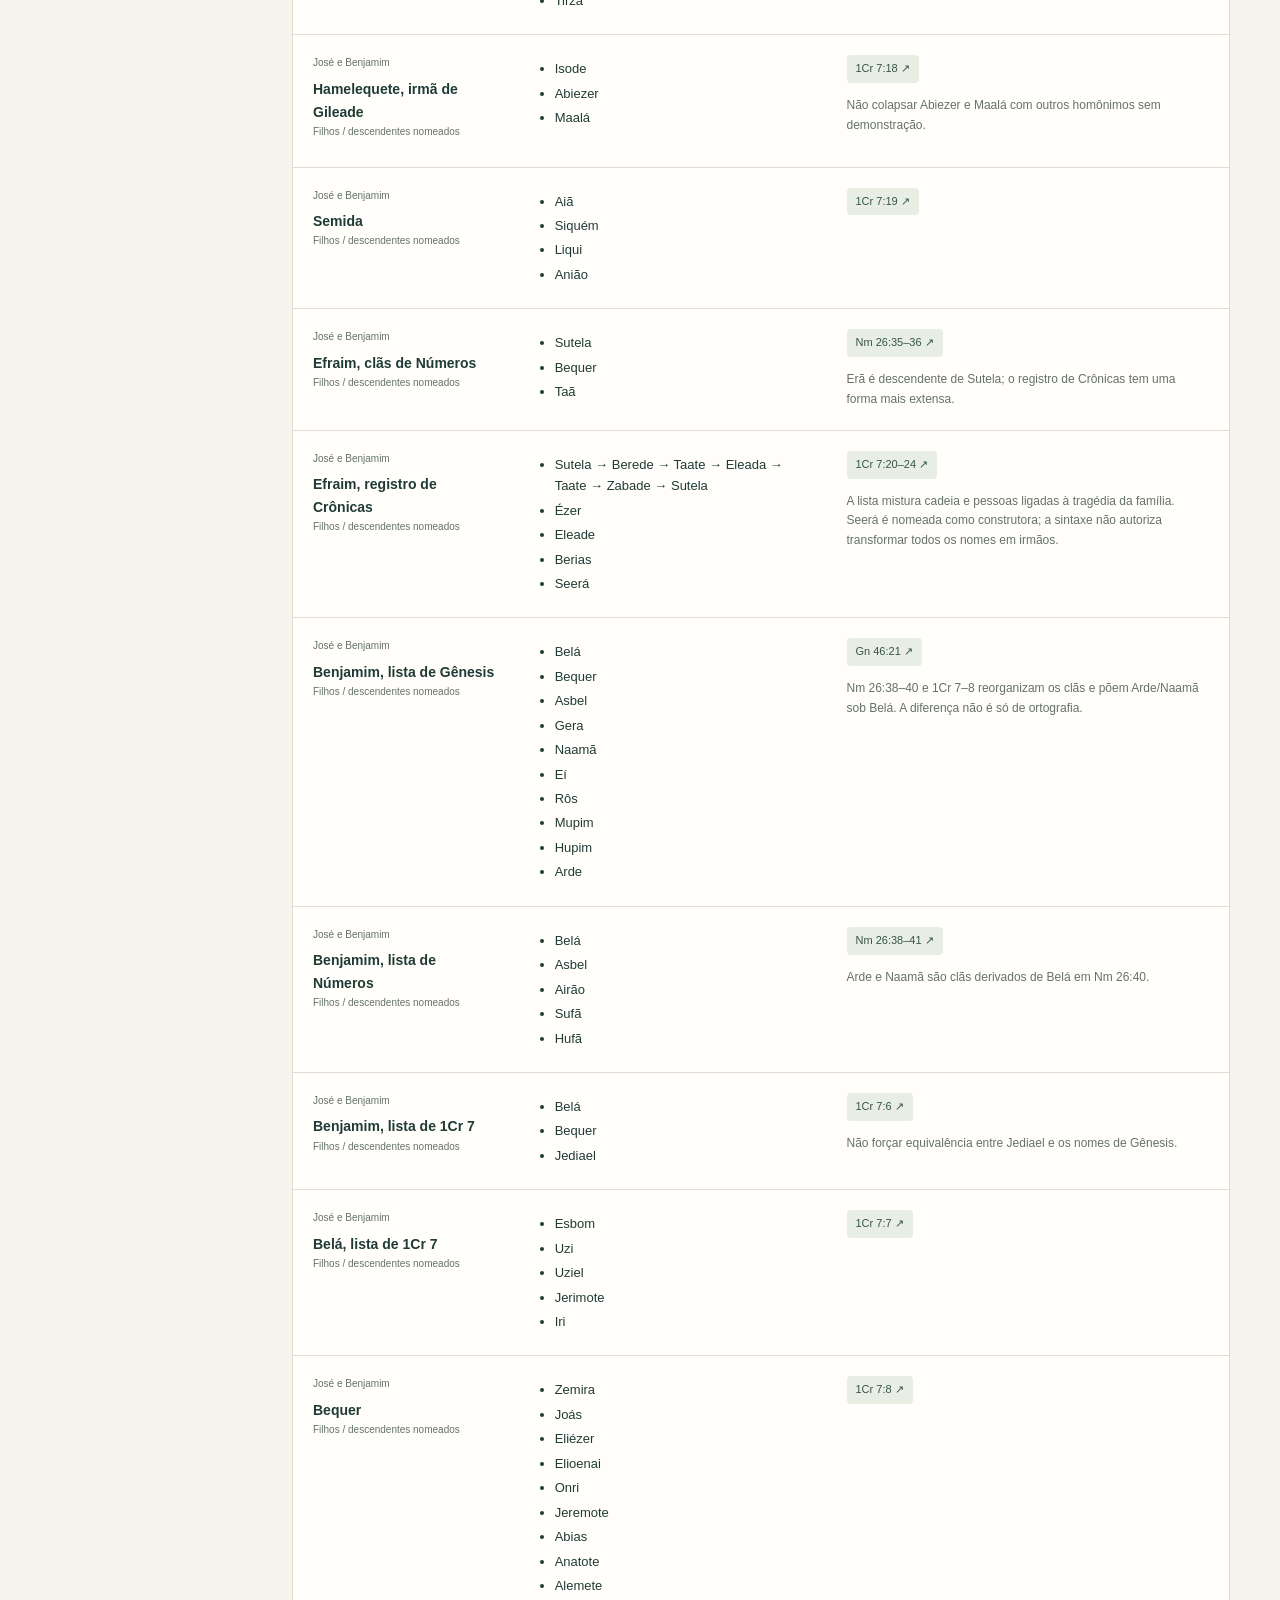
<file: genealogias.html>
<!doctype html>
<html lang="pt-BR"><head><meta charset="utf-8"><meta name="viewport" content="width=device-width, initial-scale=1"><meta name="description" content="Explore os registros de Adão e Eva às famílias do Novo Testamento, preservando diferenças, lacunas e nomes repetidos."><title>Nomes que carregam uma história. · Atlas das Escrituras</title><link rel="icon" href="assets/favicon.svg" type="image/svg+xml"><link rel="stylesheet" href="assets/style.css"><script src="assets/data.js" defer></script><script src="assets/maps.js" defer></script><script src="assets/app.js" defer></script></head>
<body data-page="genealogias.html"><a class="skip-link" href="#conteudo">Pular para o conteúdo</a><aside class="sidebar"><a class="brand" href="index.html"><span class="brand-mark" aria-hidden="true">A<span>✦</span></span><span>Atlas das<br><b>Escrituras</b></span></a><p class="sidebar-label">SEU GUIA DE ESTUDO</p><nav aria-label="Navegação principal"><a href="index.html" ><span class="nav-icon" aria-hidden="true">◎</span>Linha do tempo</a><a href="periodos.html" ><span class="nav-icon" aria-hidden="true">◷</span>Grandes períodos</a><a href="genealogias.html" aria-current="page" ><span class="nav-icon" aria-hidden="true">⋈</span>Genealogias</a><a href="jesus.html" ><span class="nav-icon" aria-hidden="true">✦</span>Jesus e Evangelhos</a><a href="mapas.html" ><span class="nav-icon" aria-hidden="true">◇</span>Mapas e percursos</a><a href="biblioteca.html" ><span class="nav-icon" aria-hidden="true">▤</span>Todos os livros</a><a href="metodo.html" ><span class="nav-icon" aria-hidden="true">⊙</span>Como estudar / fontes</a></nav><div class="sidebar-bottom"><span class="eyebrow">DO PRIMEIRO AO ÚLTIMO LIVRO</span><p>Gênesis → Apocalipse</p><a href="metodo.html">Texto · contexto · esperança ↗</a></div></aside><div class="main-shell"><header class="topbar"><a href="index.html" class="mobile-brand">Atlas das Escrituras</a><span class="topbar-label">ESTUDAR · CONECTAR · COMPREENDER</span><div class="top-actions"><button class="quiet" id="themeToggle" aria-label="Alternar tema claro e escuro">◐ <span>Tema</span></button><button class="quiet" id="printPage">↗ <span>Imprimir</span></button></div></header><main id="conteudo"><div class="page-intro"><span class="eyebrow">PESSOAS, FAMÍLIAS E LINHAGENS</span><h1>Nomes que carregam uma história.</h1><p>Explore os registros de Adão e Eva às famílias do Novo Testamento, preservando diferenças, lacunas e nomes repetidos.</p></div><label class="global-search"><span class="sr-only">Buscar em todo o atlas</span><span aria-hidden="true">⌕</span><input type="search" id="globalSearch" placeholder="Buscar em todo o atlas: pessoas, livros, acontecimentos…" autocomplete="off"><kbd>/</kbd></label><div id="globalResults" class="global-results" aria-live="polite" hidden></div><noscript><p class="notice">Ative o JavaScript para pesquisar e exibir os dados deste atlas. Os arquivos são locais e não enviam informações a um servidor.</p></noscript>
<aside class="notice"><strong>Uma genealogia não é um censo de toda a humanidade.</strong><span>Os registros bíblicos selecionam pessoas, clãs e vínculos; podem abreviar gerações. Não existe uma única “última geração” comum a todas as linhagens. Cada lista termina em seu próprio ponto.</span><a href="#limites">Ver como ler →</a></aside>
<nav class="jump-links" aria-label="Seções de genealogia"><a href="#arvore">Árvore de orientação</a><a href="#familias">Registros familiares</a><a href="#comparacao">Mateus × Lucas</a><a href="#idades">Idades de Gênesis</a><a href="#registros">Índice de listas</a></nav>
<section id="arvore" class="section"><span class="eyebrow">ORIENTAÇÃO VISUAL</span><h2>Da família humana às linhas de Israel</h2><p class="muted">Este desenho resume apenas os grandes ramos. Abra as tabelas abaixo para nomes e relações; as setas longas podem condensar gerações.</p><div class="family-overview"><div class="root-node">Adão e Eva <small>Gn 2–5</small></div><div class="branch-row"><div>Caim → Enoque → … → Lameque <small>Gn 4:17–22 · linha distinta</small></div><div>Abel <small>Gn 4:1–8 · sem filhos registrados</small></div><div>Sete → … → Noé <small>Gn 5:1–32</small></div></div><div class="root-node">Noé <small>Gn 5:32; 9:18</small></div><div class="branch-row"><div>Jafé <small>Gn 10:2–5</small></div><div>Cam <small>Gn 10:6–20</small></div><div>Sem → … → Abraão <small>Gn 11:10–26</small></div></div><div class="root-node">Abraão <small>Gn 16; 21; 25</small></div><div class="branch-row"><div>Hagar → Ismael <small>Gn 16; 25:12–18</small></div><div>Sara → Isaque → Jacó / Esaú <small>Gn 21; 25:19–26</small></div><div>Quetura → seis filhos <small>Gn 25:1–6</small></div></div><div class="root-node">Jacó / Israel e sua família <small>Gn 29–30; 35:22–26</small></div><div class="branch-row"><div>Levi → … → Arão / Moisés / Miriã <small>Êx 6:16–20; Nm 26:59</small></div><div>Judá → … → Davi <small>Rt 4:18–22</small></div><div>José → Efraim / Manassés <small>Gn 41:50–52; 48</small></div></div><div class="root-node gold">Davi: os Evangelhos seguem ramos diferentes <small>Mateus: Salomão · Lucas: Natã · Mt 1; Lc 3</small></div></div></section>
<section id="familias" class="section"><div class="section-heading"><div><span class="eyebrow">REGISTROS COM REFERÊNCIAS</span><h2>Famílias e sequências de linhagem</h2></div><span class="pill" id="familyTotal"></span></div><div class="filters"><label class="search-field"><span>Buscar nome, parentesco ou nota</span><input type="search" id="familySearch" placeholder="Ex.: Maria, Zorobabel, Naamá, Jozadaque…"></label><label><span>Linhagem / grupo</span><select id="familySection"><option value="">Todos os grupos</option></select></label></div><p id="familyCount" role="status" class="result-count"></p><div class="table-scroll"><table id="familyTable"><caption>Registros familiares: cada linha preserva o contexto da sua fonte.</caption><thead><tr><th>Grupo e pessoa / casa</th><th>Filhos, pessoas ou sequência</th><th>Referências e cuidados</th></tr></thead><tbody id="familyRows"></tbody></table></div></section>
<section id="comparacao" class="section"><span class="eyebrow">DUAS LISTAS, DUAS ESTRUTURAS</span><h2>A genealogia de Jesus em paralelo</h2><div class="two-col"><article class="panel"><h3>Mateus: Abraão → Jesus</h3><p>Mt 1:1–17 vincula Jesus a Abraão e Davi. Mt 1:17 organiza a lista em três grupos de catorze; a contagem nas fronteiras e os nomes omitidos devem ser considerados.</p><div id="mattRefs"></div></article><article class="panel"><h3>Lucas: Jesus → Adão → Deus</h3><p>Lc 3:23–38 retrocede por José, Davi e Abraão até Adão. “Deus” no término indica a origem de Adão, não um antepassado humano. A lista abaixo mantém essa direção.</p><div id="lukeRefs"></div></article></div>
<div class="comparison-controls"><label><input type="checkbox" id="highlightCommon" checked> Destacar nomes compartilhados</label><p class="muted">O destaque é comparação nominal. Homônimos como José, Jacó e Levi não provam identidade.</p></div><div class="two-col lineage-grid"><article class="panel"><h3>Mateus 1:2–16</h3><ol id="mattLine" class="lineage"></ol></article><article class="panel"><h3>Lucas 3:23–38</h3><ol id="lukeLine" class="lineage"></ol></article></div><div id="geneDifferences"></div></section>
<section id="idades" class="section"><span class="eyebrow">NÚMEROS DO TEXTO</span><h2>Idades em Gênesis 5 e 11</h2><p>Valores da tradição hebraica massorética. “Total” em Gn 11 é a soma das duas parcelas; não uma fórmula de morte repetida pelo texto. Enoque é tomado por Deus, não recebe o mesmo desfecho dos demais (Gn 5:24). As tradições grega e samaritana têm números distintos; esta tabela não calcula a data da criação.</p><div class="table-scroll"><table><caption>Idade ao gerar o descendente da lista, anos seguintes e total.</caption><thead><tr><th>Pessoa</th><th>Descendente citado</th><th>Ao gerar</th><th>Depois</th><th>Total</th><th>Referência</th></tr></thead><tbody id="ageRows"></tbody></table></div><div class="panel" id="ageNotes"></div></section>
<section id="registros" class="section"><span class="eyebrow">PANORAMA DOS REGISTROS</span><h2>Listas complementares e fontes integrais</h2><p>As fichas complementam as tabelas, distinguindo genealogias de listas de habitantes, ofícios, chefes e sucessões reais. Os links abrem os capítulos integrais para conferir grafias, números e relações difíceis.</p><div id="registerList" class="accordion-list"></div></section>
<section id="limites" class="section panel"><h2>Como interpretar os vínculos</h2><p>“Filho de” pode nomear descendência e abreviar uma cadeia; veja a diferença entre Ed 7:1–5 e 1Cr 6:3–15. “Pai de” uma cidade pode indicar fundador ou grupo associado, como em 1Cr 2:50–55. As tabelas não convertem esses usos em paternidade imediata.</p><p>Mulheres aparecem com seus nomes quando informados; esposas, mães e filhos anônimos continuam anônimos. O site não inventa nomes para a esposa de Caim, esposa de Noé, filhas de Filipe ou sobrinho de Paulo (Gn 4:17; Gn 7:7; At 21:9; At 23:16).</p><p>É um panorama detalhado dos registros genealógicos e familiares, com índice de listas complementares. Não é um catálogo de toda menção de parentesco em cada versículo. Listas funcionais integrais e variantes exaustivas de manuscritos devem ser conferidas nas fontes indicadas.</p><p>A Bíblia não informa descendentes biológicos de Jesus. “Descendência” e família de fé podem ter sentido teológico, como em Gl 3:26–29; não são dados de uma árvore biológica. As últimas gerações de Crônicas, Neemias e Lucas pertencem a séries diferentes (1Cr 3:24; Ne 12:11; Lc 3:23–38).</p></section><footer><span>Atlas das Escrituras · edição de estudo</span><a href="metodo.html">Critérios, fontes e limites ↗</a><a href="#conteudo">Voltar ao início ↑</a></footer></main></div><div id="toast" class="toast" role="status" aria-live="polite"></div></body></html>
</file>
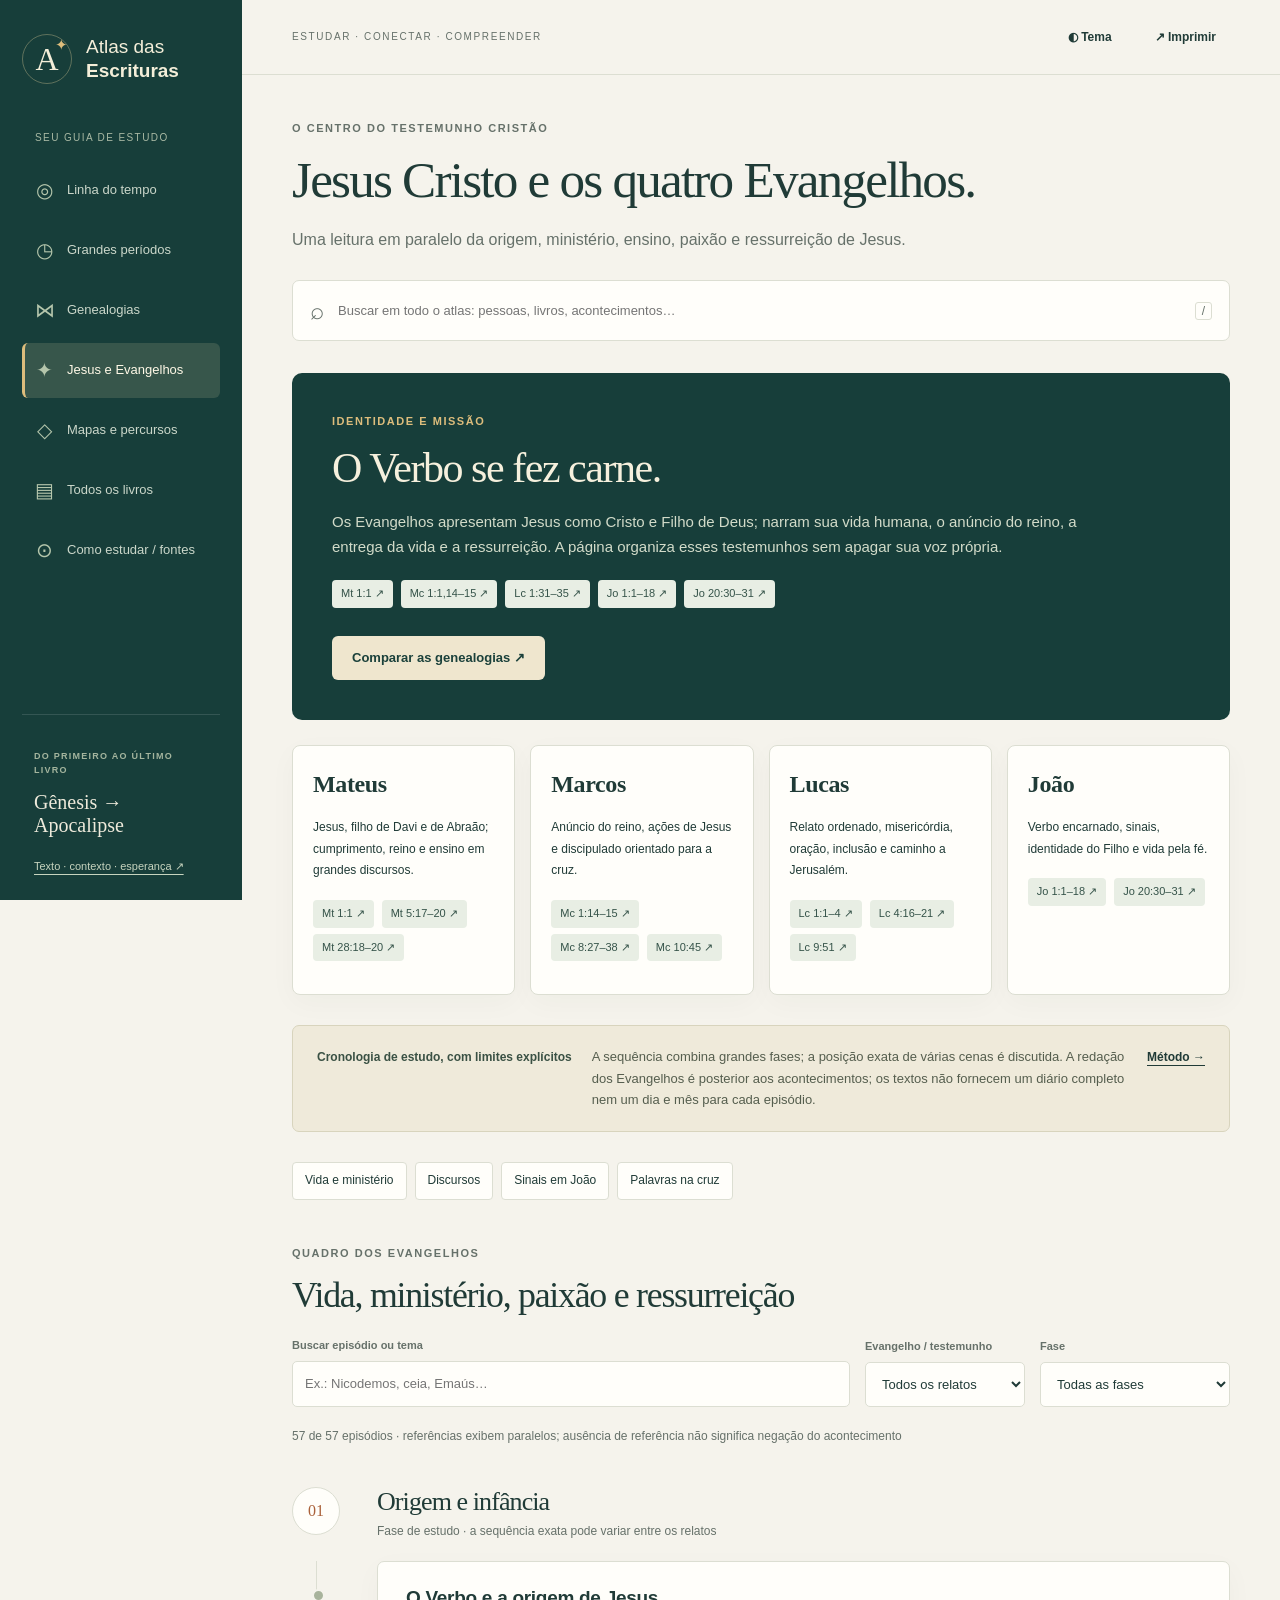
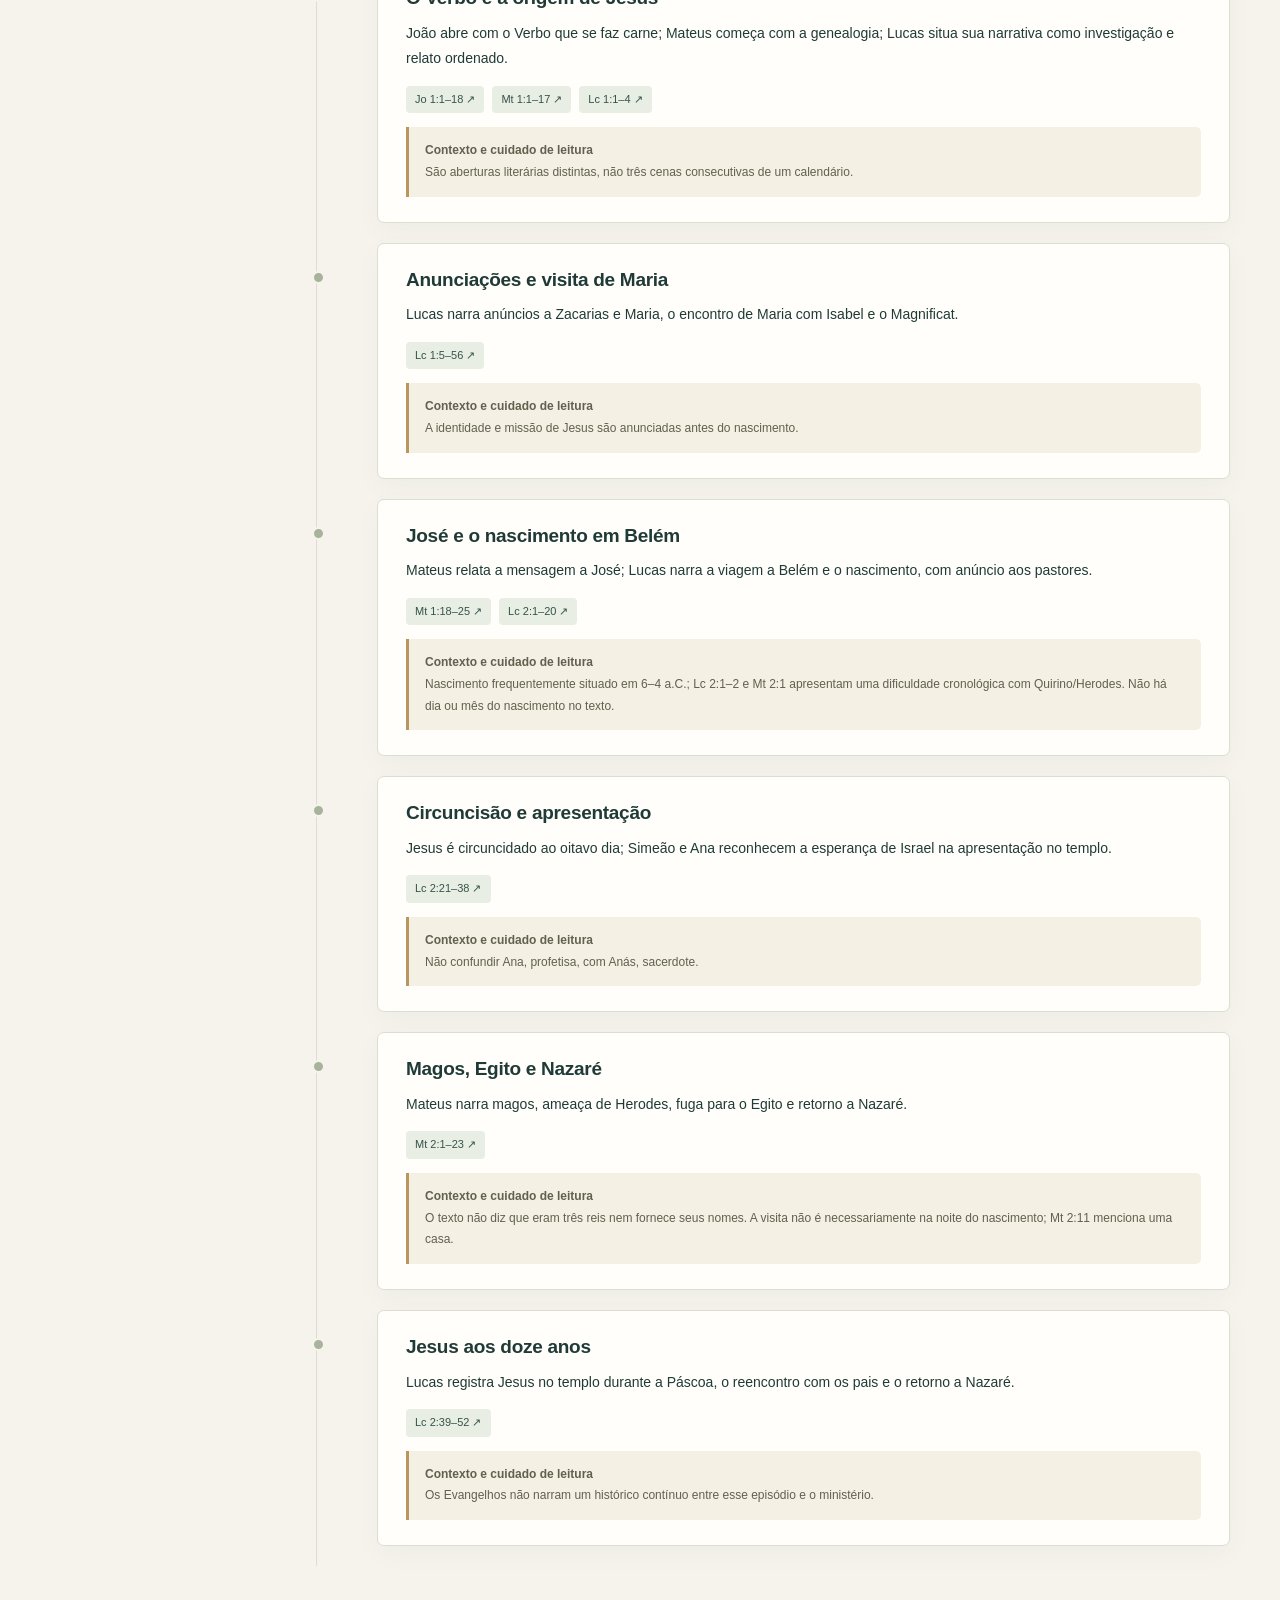
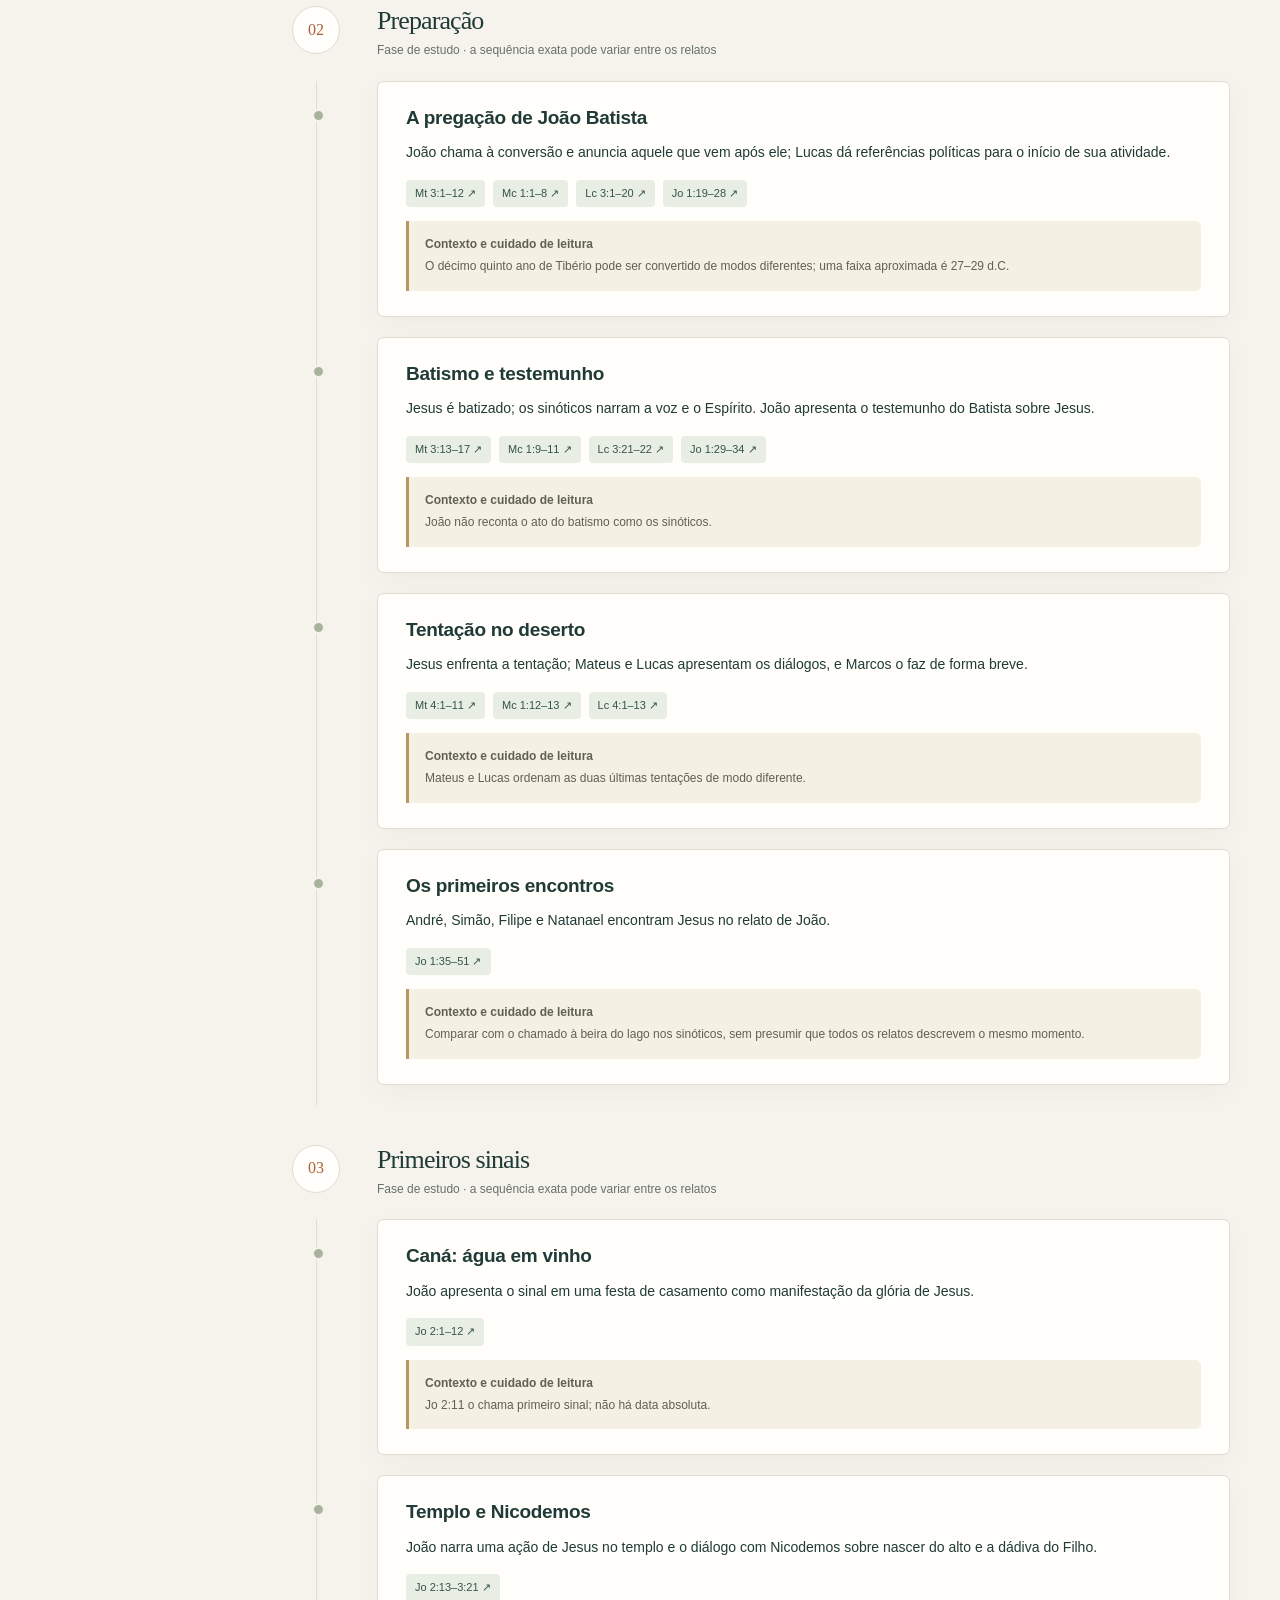
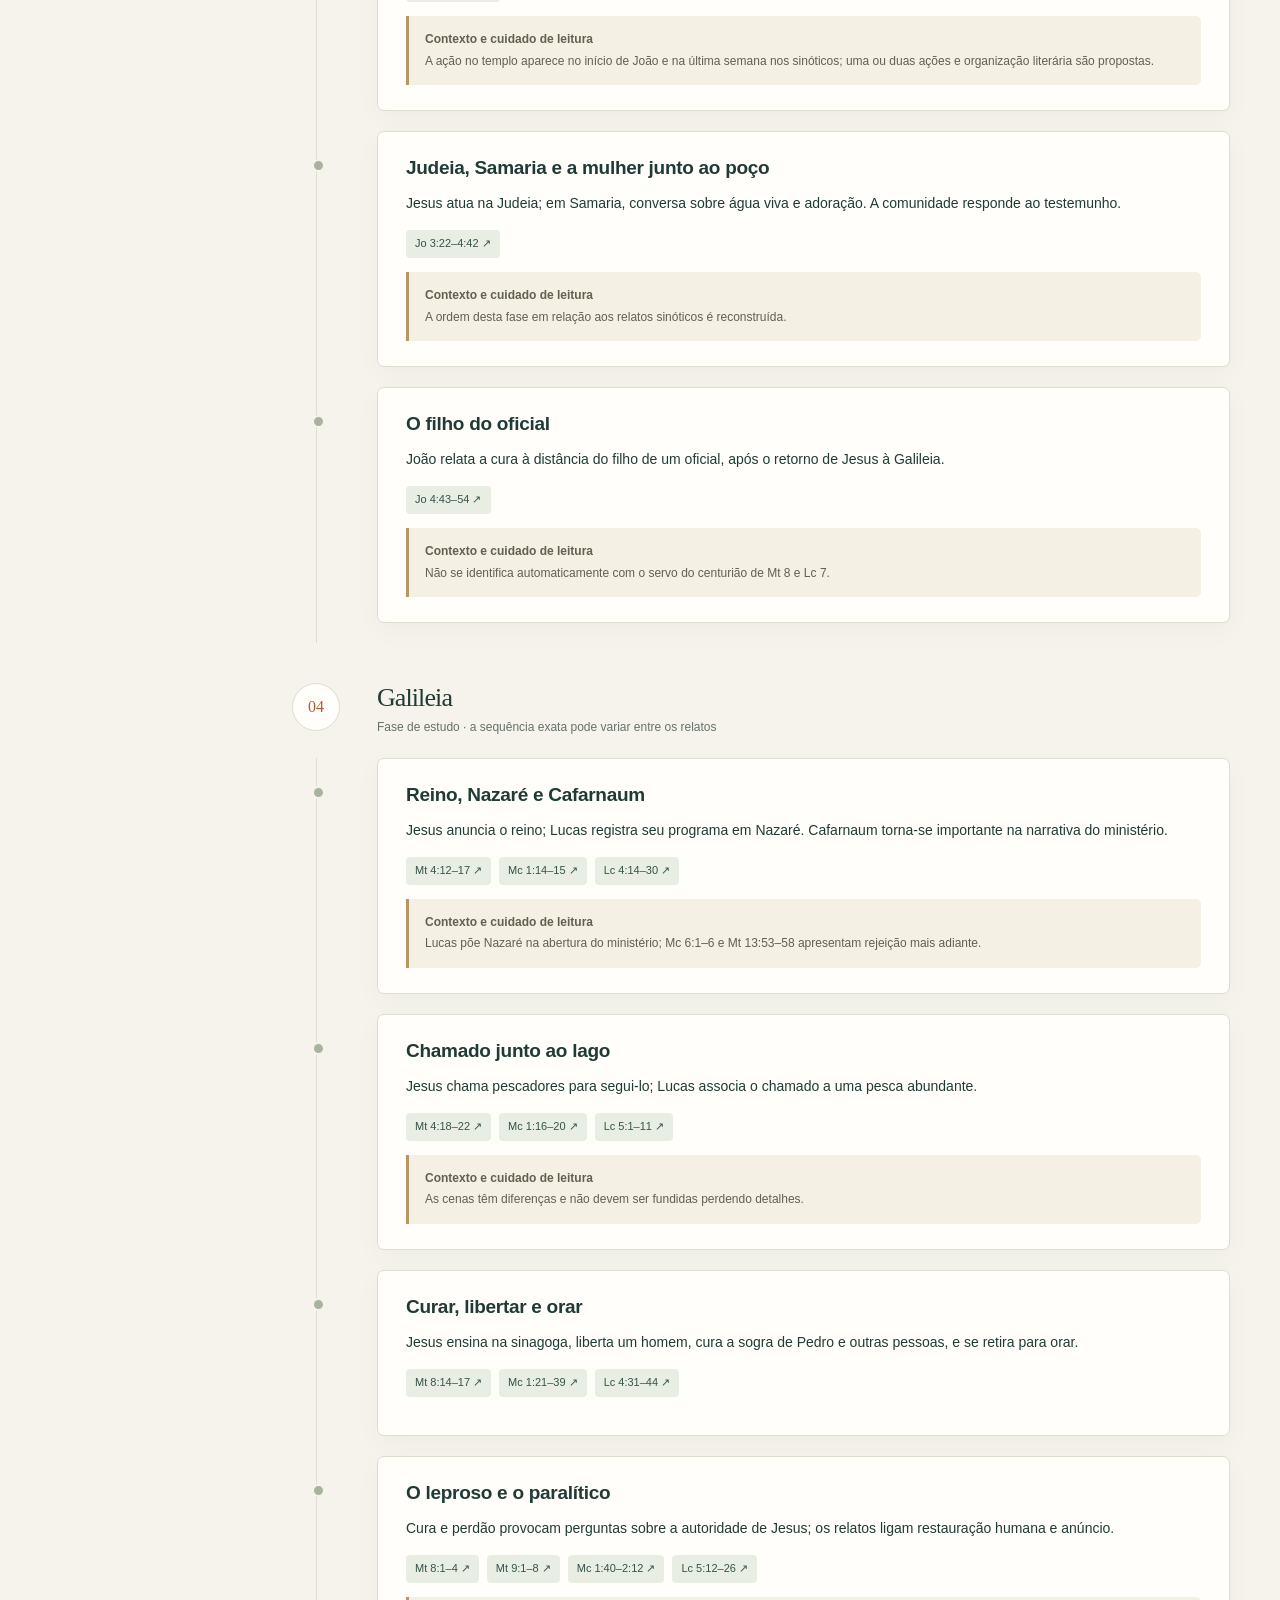
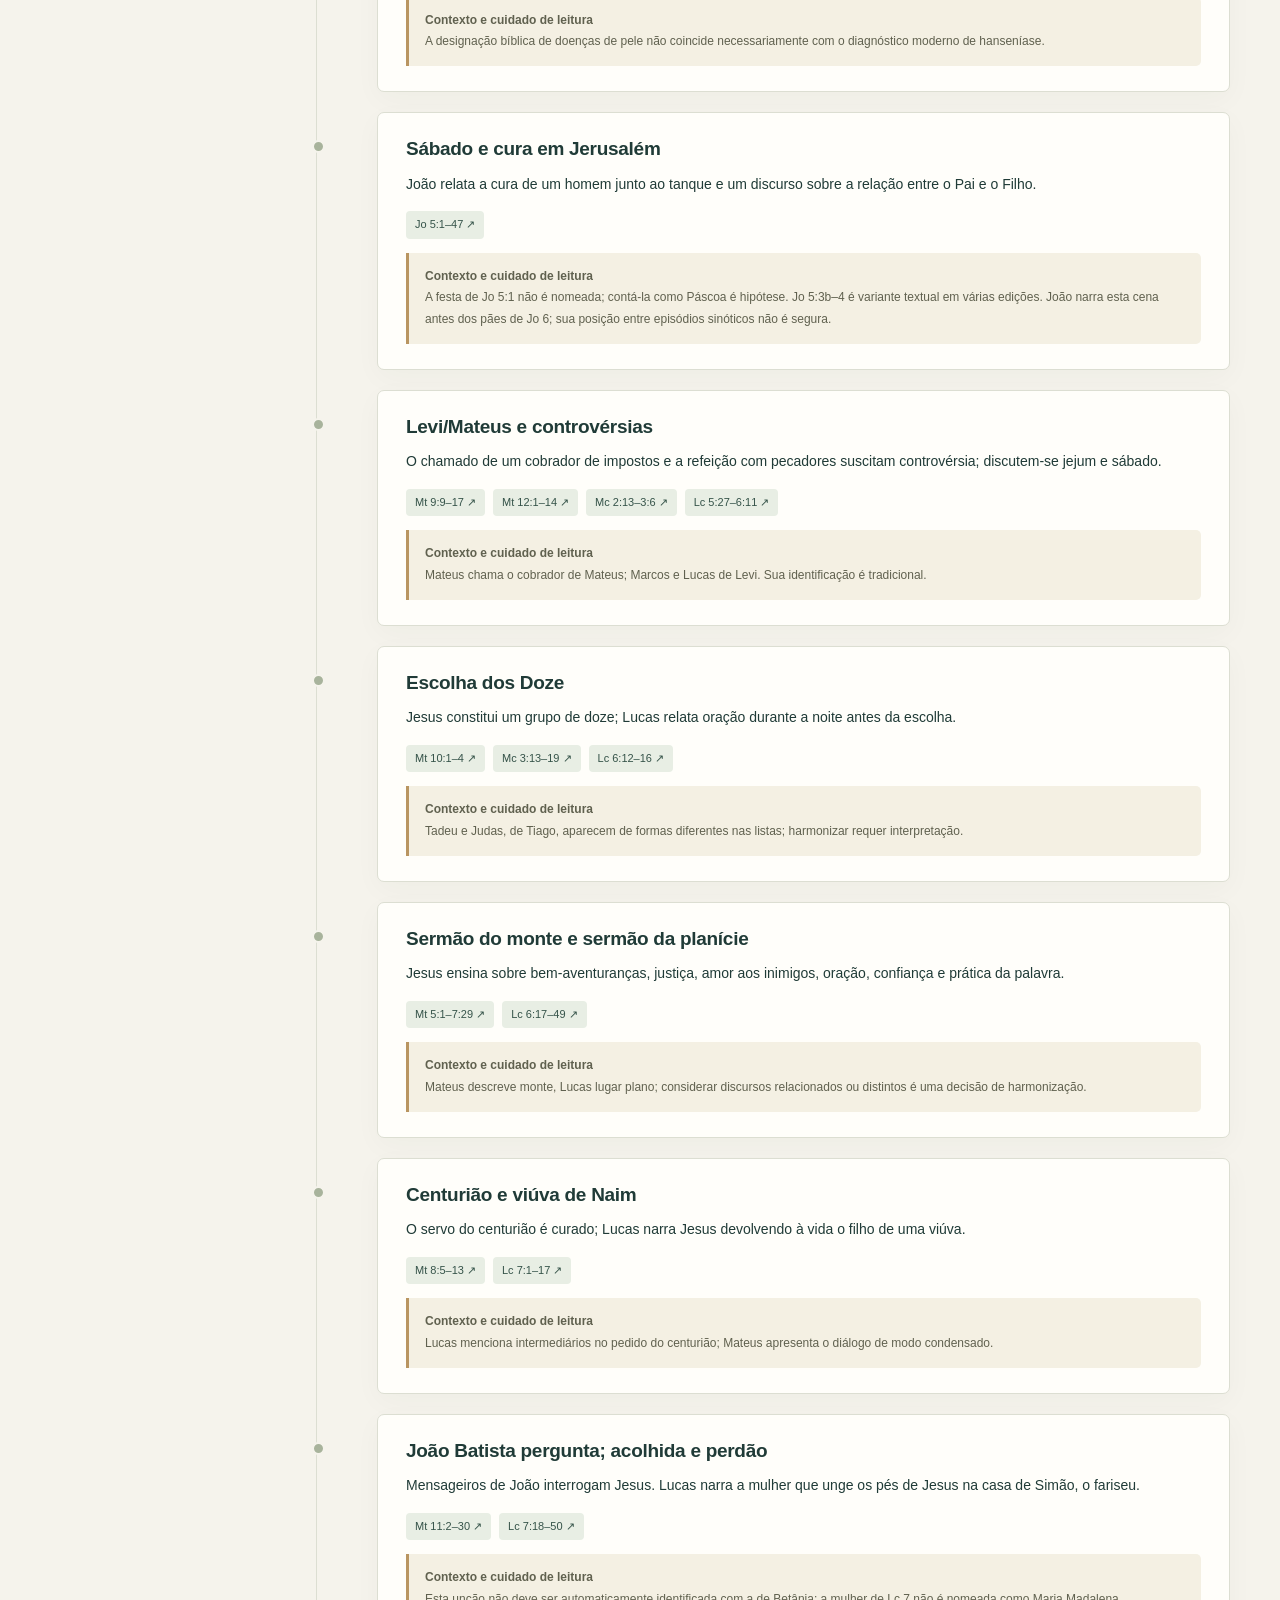
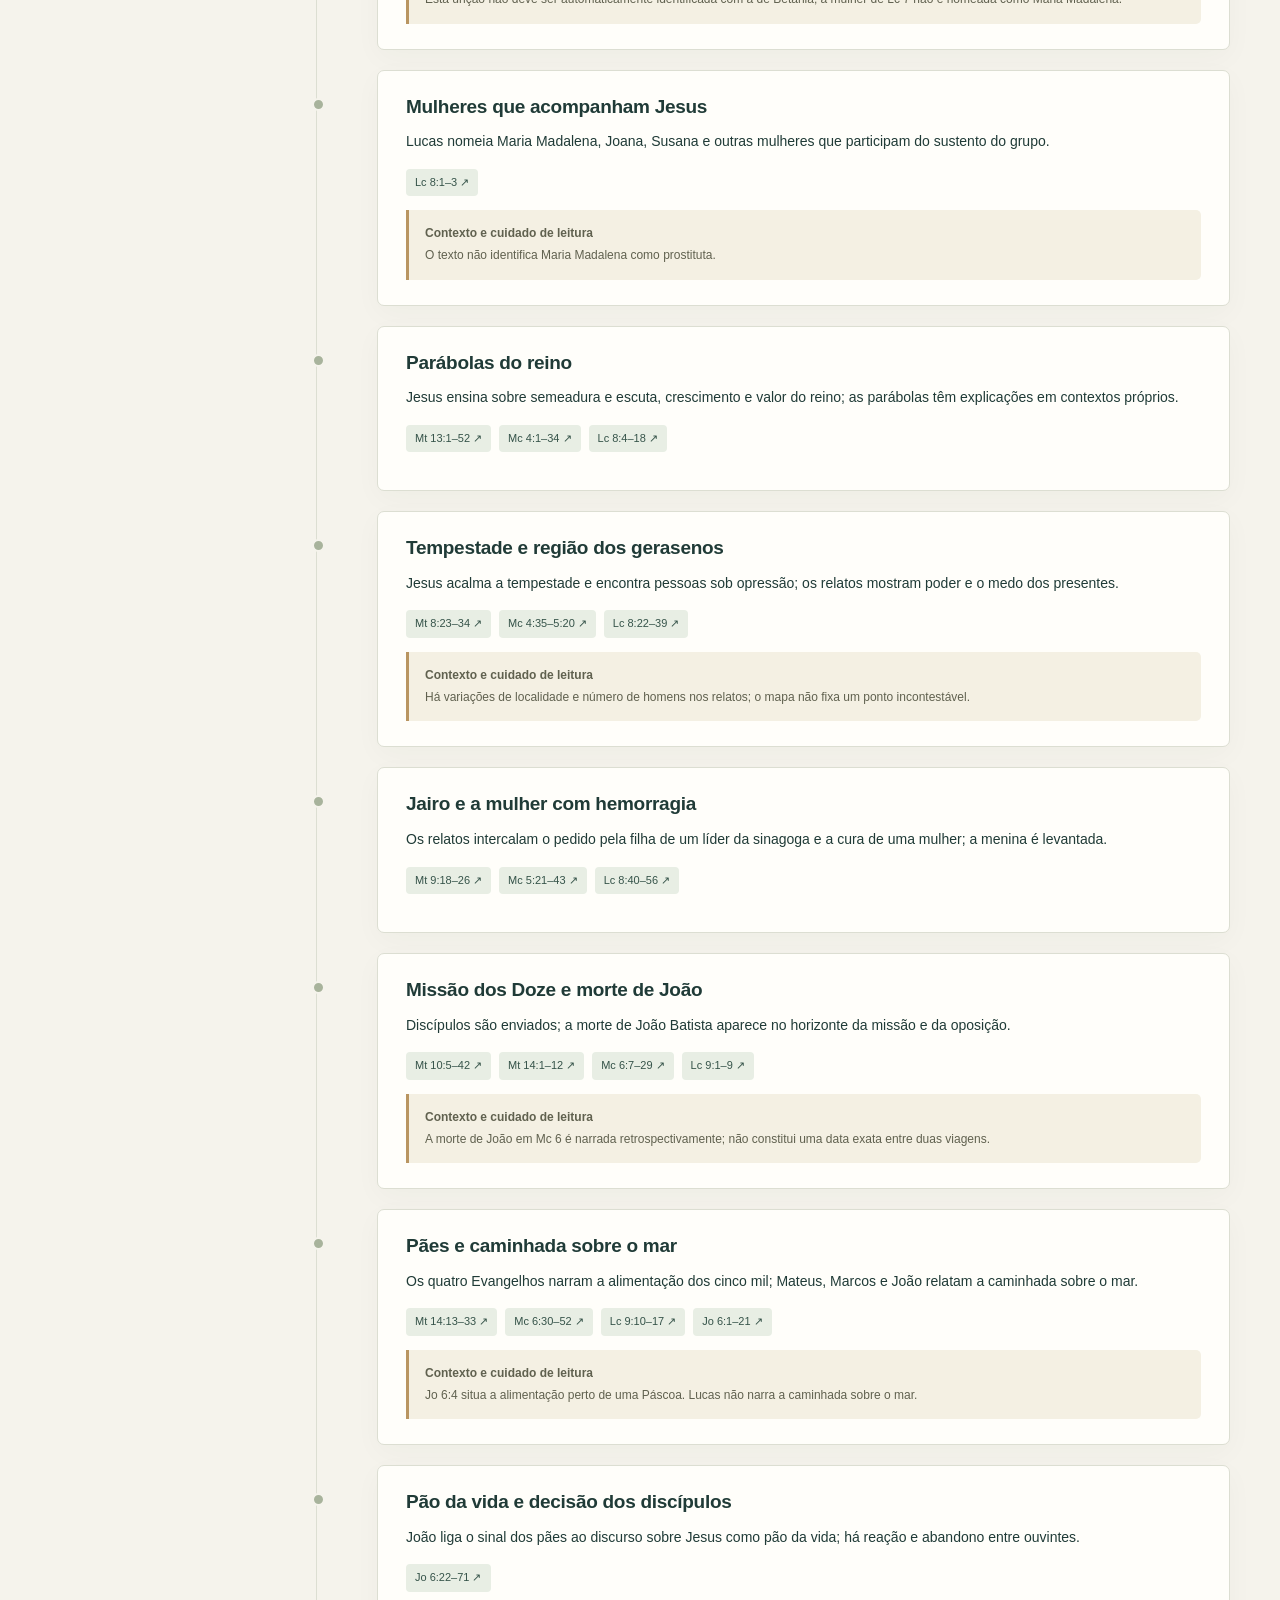
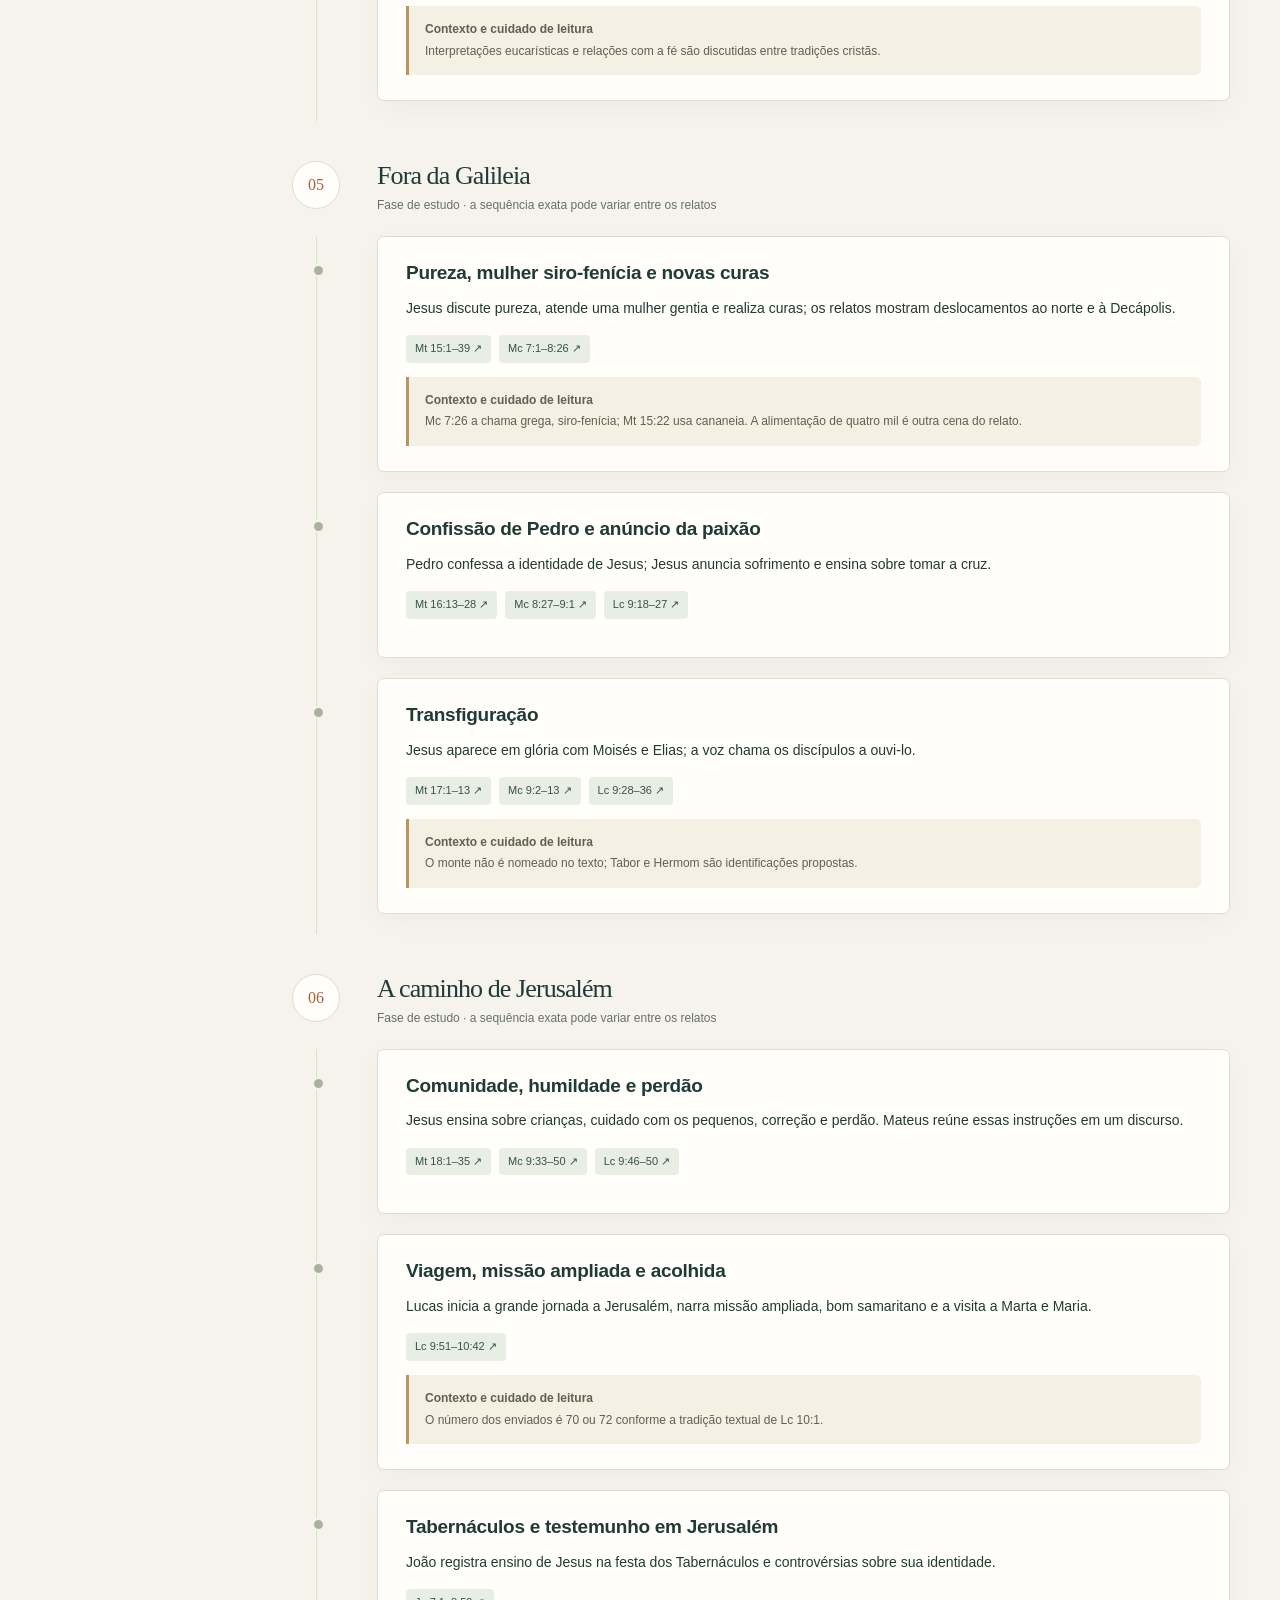
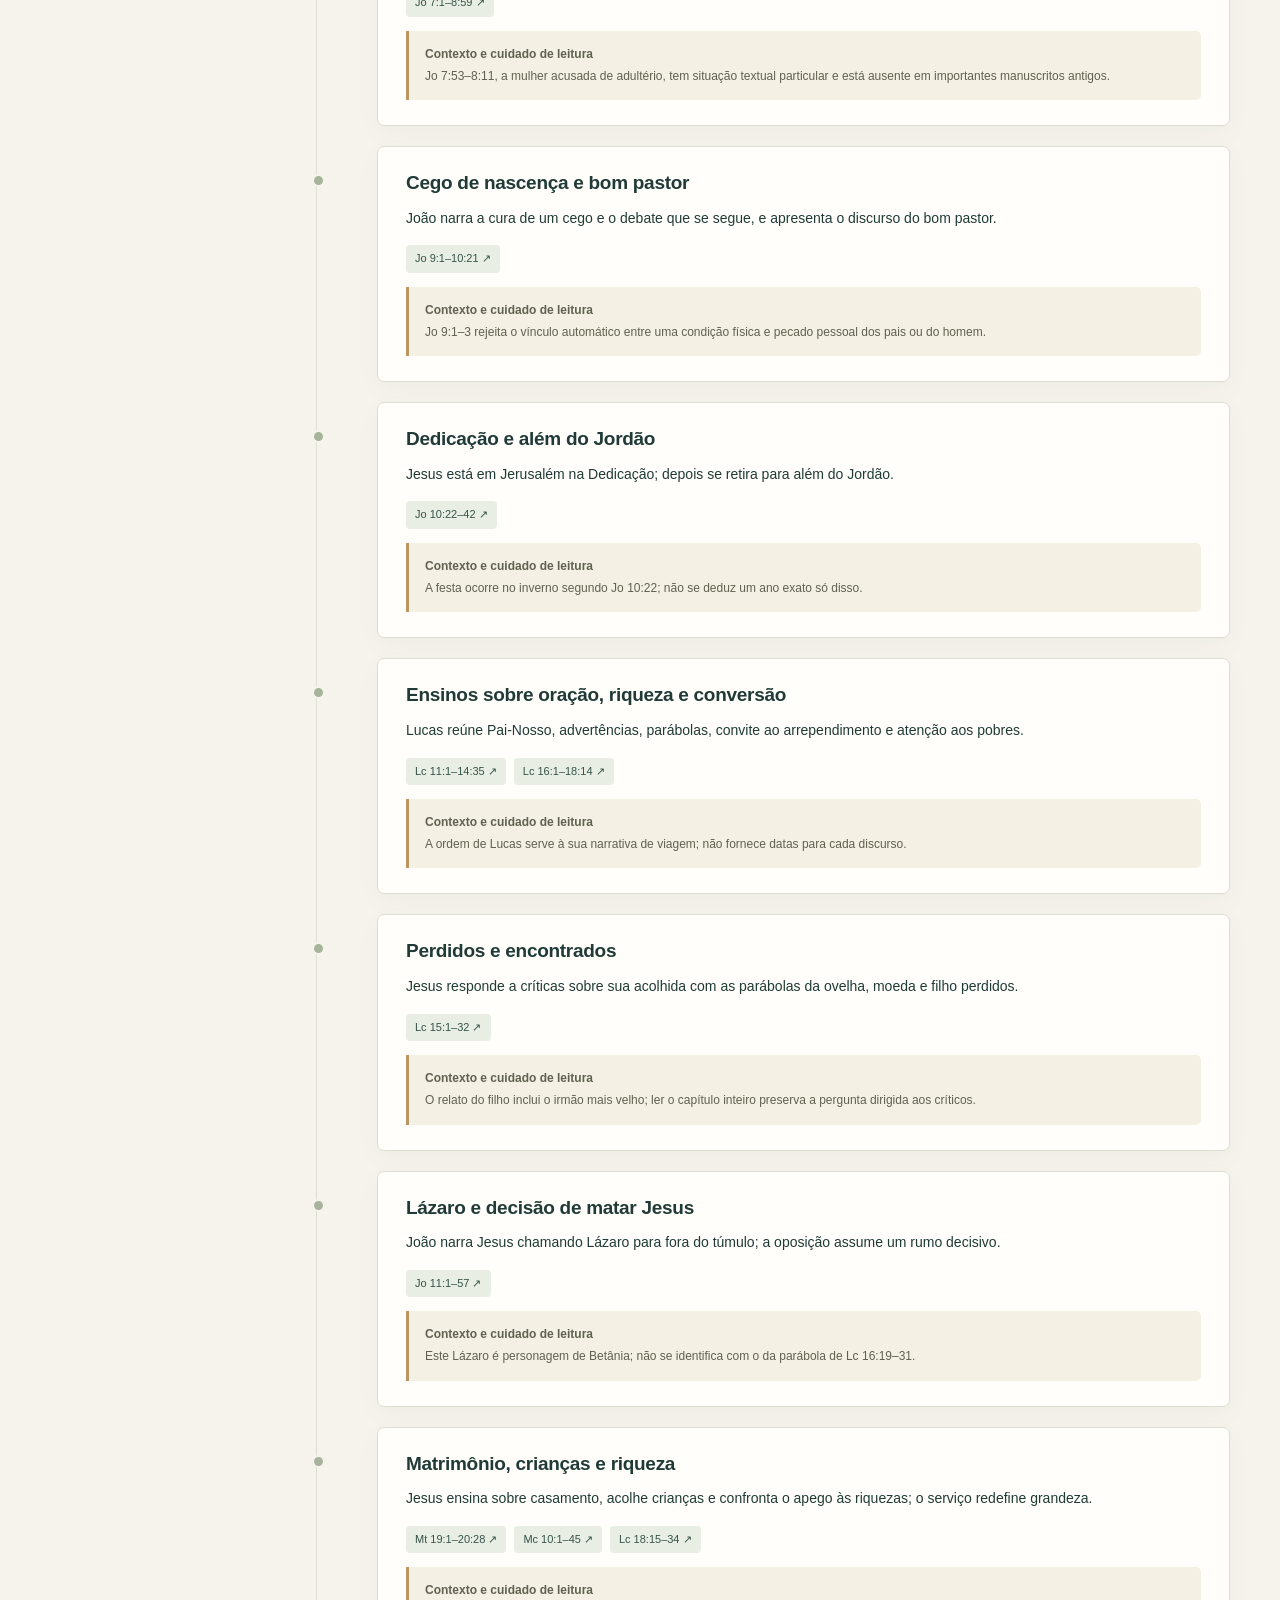
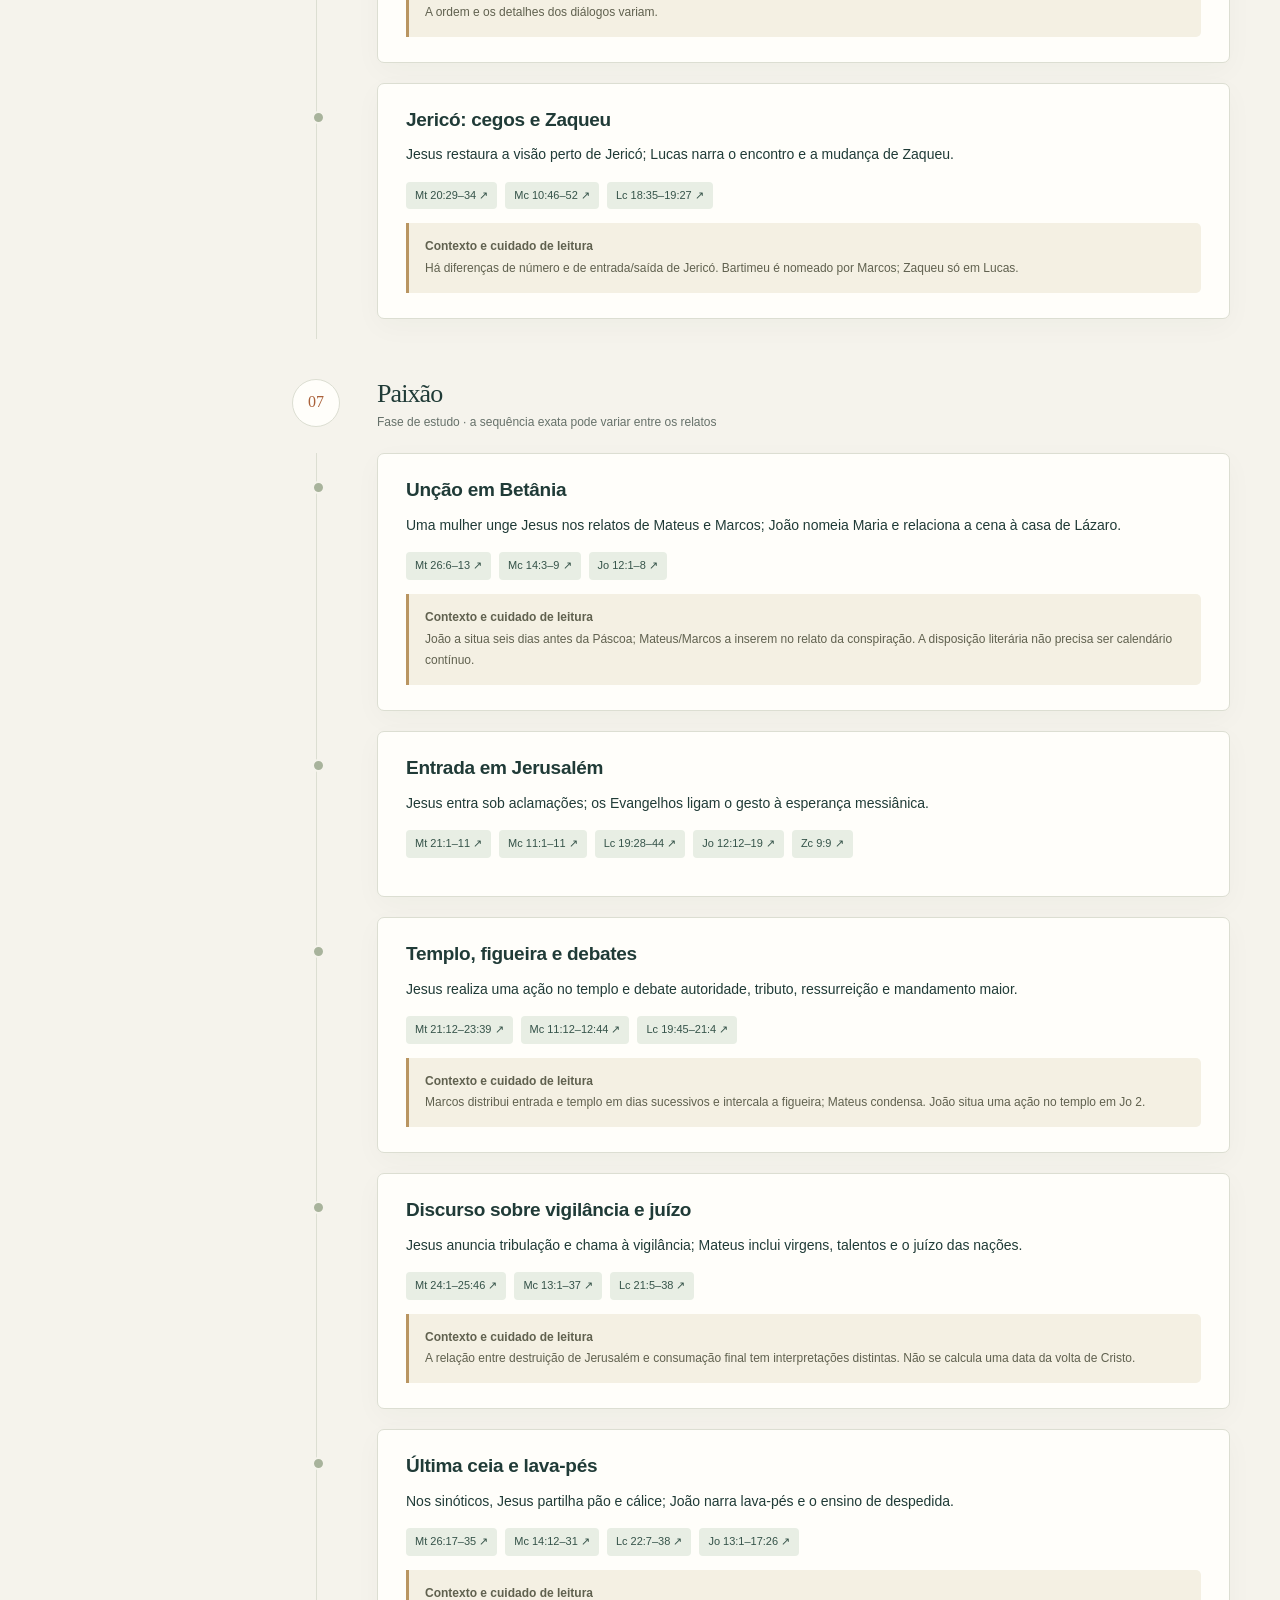
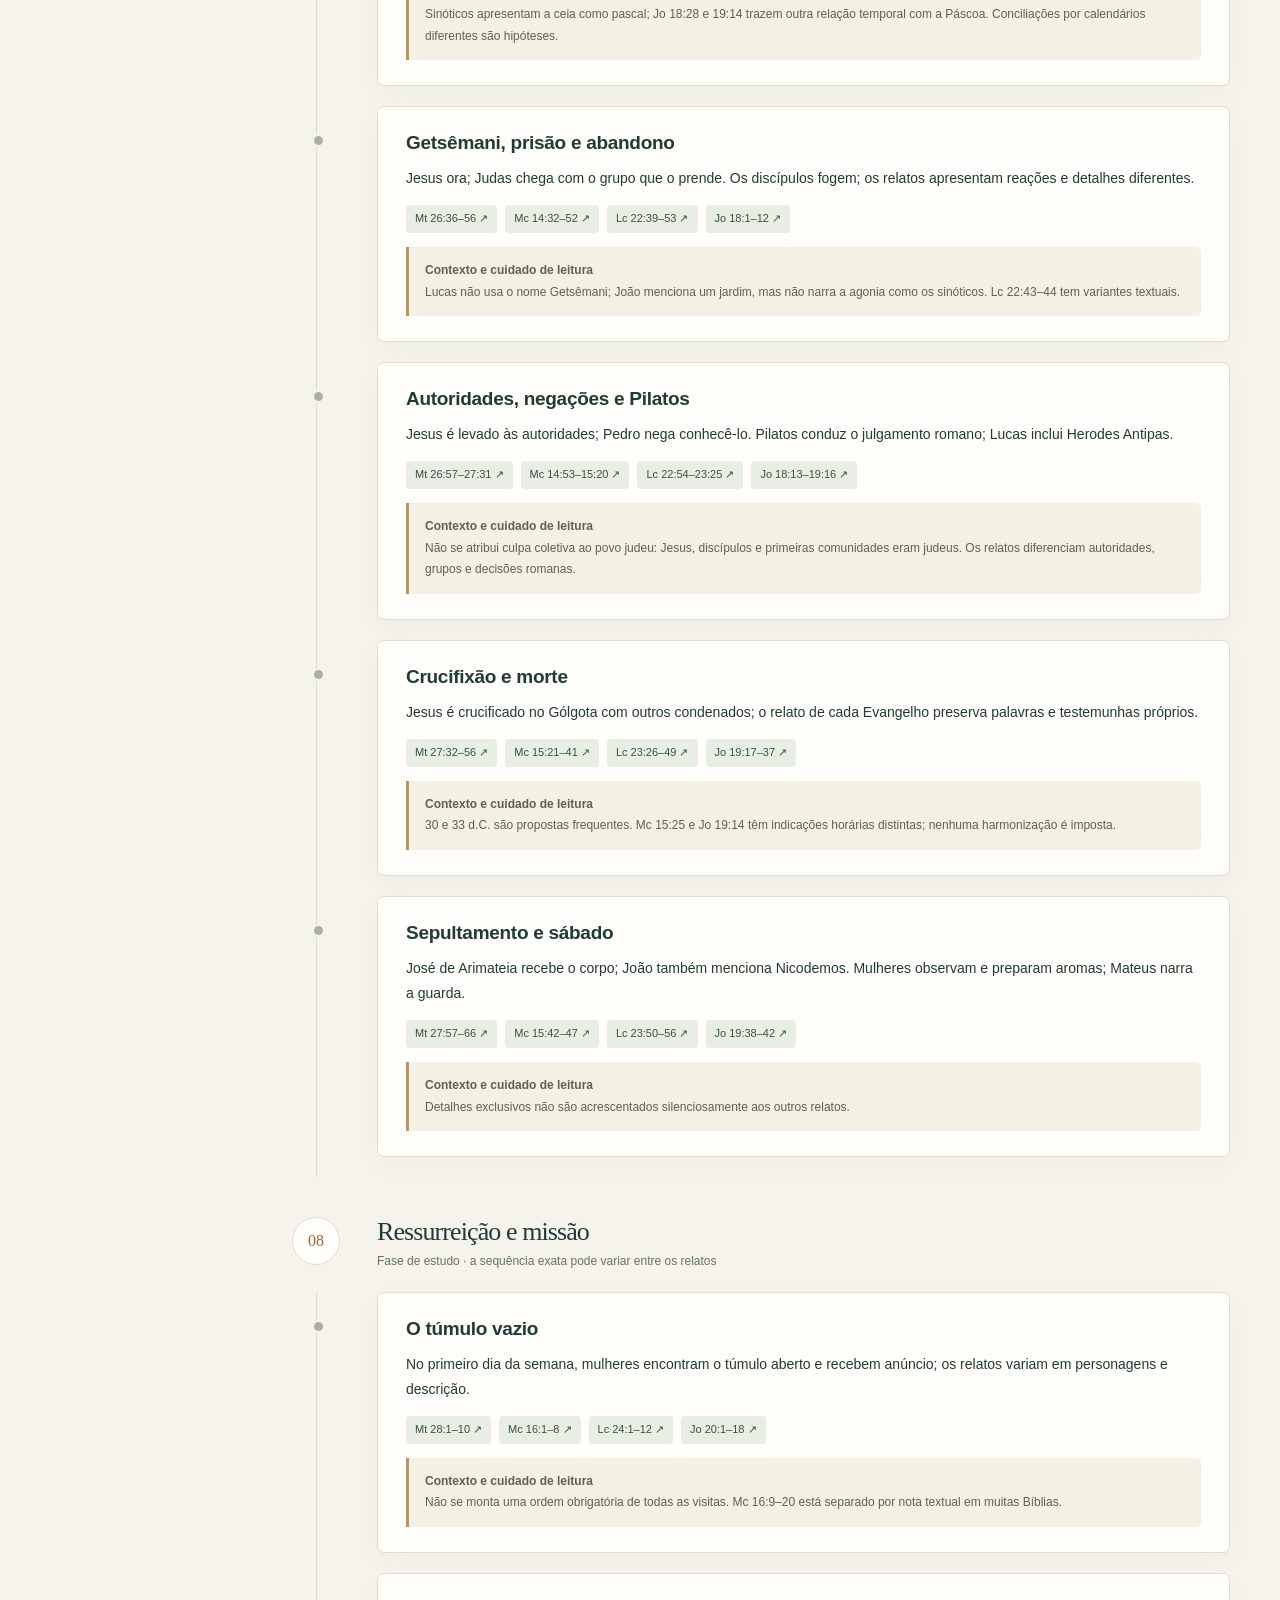
<file: jesus.html>
<!doctype html>
<html lang="pt-BR"><head><meta charset="utf-8"><meta name="viewport" content="width=device-width, initial-scale=1"><meta name="description" content="Uma leitura em paralelo da origem, ministério, ensino, paixão e ressurreição de Jesus."><title>Jesus Cristo e os quatro Evangelhos. · Atlas das Escrituras</title><link rel="icon" href="assets/favicon.svg" type="image/svg+xml"><link rel="stylesheet" href="assets/style.css"><script src="assets/data.js" defer></script><script src="assets/maps.js" defer></script><script src="assets/app.js" defer></script></head>
<body data-page="jesus.html"><a class="skip-link" href="#conteudo">Pular para o conteúdo</a><aside class="sidebar"><a class="brand" href="index.html"><span class="brand-mark" aria-hidden="true">A<span>✦</span></span><span>Atlas das<br><b>Escrituras</b></span></a><p class="sidebar-label">SEU GUIA DE ESTUDO</p><nav aria-label="Navegação principal"><a href="index.html" ><span class="nav-icon" aria-hidden="true">◎</span>Linha do tempo</a><a href="periodos.html" ><span class="nav-icon" aria-hidden="true">◷</span>Grandes períodos</a><a href="genealogias.html" ><span class="nav-icon" aria-hidden="true">⋈</span>Genealogias</a><a href="jesus.html" aria-current="page" ><span class="nav-icon" aria-hidden="true">✦</span>Jesus e Evangelhos</a><a href="mapas.html" ><span class="nav-icon" aria-hidden="true">◇</span>Mapas e percursos</a><a href="biblioteca.html" ><span class="nav-icon" aria-hidden="true">▤</span>Todos os livros</a><a href="metodo.html" ><span class="nav-icon" aria-hidden="true">⊙</span>Como estudar / fontes</a></nav><div class="sidebar-bottom"><span class="eyebrow">DO PRIMEIRO AO ÚLTIMO LIVRO</span><p>Gênesis → Apocalipse</p><a href="metodo.html">Texto · contexto · esperança ↗</a></div></aside><div class="main-shell"><header class="topbar"><a href="index.html" class="mobile-brand">Atlas das Escrituras</a><span class="topbar-label">ESTUDAR · CONECTAR · COMPREENDER</span><div class="top-actions"><button class="quiet" id="themeToggle" aria-label="Alternar tema claro e escuro">◐ <span>Tema</span></button><button class="quiet" id="printPage">↗ <span>Imprimir</span></button></div></header><main id="conteudo"><div class="page-intro"><span class="eyebrow">O CENTRO DO TESTEMUNHO CRISTÃO</span><h1>Jesus Cristo e os quatro Evangelhos.</h1><p>Uma leitura em paralelo da origem, ministério, ensino, paixão e ressurreição de Jesus.</p></div><label class="global-search"><span class="sr-only">Buscar em todo o atlas</span><span aria-hidden="true">⌕</span><input type="search" id="globalSearch" placeholder="Buscar em todo o atlas: pessoas, livros, acontecimentos…" autocomplete="off"><kbd>/</kbd></label><div id="globalResults" class="global-results" aria-live="polite" hidden></div><noscript><p class="notice">Ative o JavaScript para pesquisar e exibir os dados deste atlas. Os arquivos são locais e não enviam informações a um servidor.</p></noscript>
<section class="jesus-banner"><span class="eyebrow">IDENTIDADE E MISSÃO</span><h2>O Verbo se fez carne.</h2><p>Os Evangelhos apresentam Jesus como Cristo e Filho de Deus; narram sua vida humana, o anúncio do reino, a entrega da vida e a ressurreição. A página organiza esses testemunhos sem apagar sua voz própria.</p><div id="jesusIdentityRefs"></div><a href="genealogias.html#comparacao" class="button light">Comparar as genealogias ↗</a></section>
<div class="gospel-intros" id="gospelIntros"></div>
<aside class="notice"><strong>Cronologia de estudo, com limites explícitos</strong><span>A sequência combina grandes fases; a posição exata de várias cenas é discutida. A redação dos Evangelhos é posterior aos acontecimentos; os textos não fornecem um diário completo nem um dia e mês para cada episódio.</span><a href="metodo.html">Método →</a></aside>
<nav class="jump-links" aria-label="Seções sobre Jesus"><a href="#vida">Vida e ministério</a><a href="#discursos">Discursos</a><a href="#sinais">Sinais em João</a><a href="#cruz">Palavras na cruz</a></nav>
<section id="vida" class="section"><span class="eyebrow">QUADRO DOS EVANGELHOS</span><h2>Vida, ministério, paixão e ressurreição</h2><div class="filters"><label class="search-field"><span>Buscar episódio ou tema</span><input id="gospelSearch" type="search" placeholder="Ex.: Nicodemos, ceia, Emaús…"></label><label><span>Evangelho / testemunho</span><select id="gospelFilter"><option value="">Todos os relatos</option><option value="Mt">Mateus</option><option value="Mc">Marcos</option><option value="Lc">Lucas</option><option value="Jo">João</option></select></label><label><span>Fase</span><select id="gospelPhase"><option value="">Todas as fases</option></select></label></div><p id="gospelCount" role="status" class="result-count"></p><div id="gospelTimeline" class="timeline"></div></section>
<section id="discursos" class="section"><span class="eyebrow">ESCUTE O ENSINO EM CONTEXTO</span><h2>Principais discursos e conjuntos de ensinos</h2><div id="discourseList" class="card-grid"></div></section>
<section id="sinais" class="section"><span class="eyebrow">UM CAMINHO DE LEITURA EM JOÃO</span><h2>Os sete sinais, em uma organização usual</h2><p>“Sete sinais” é uma organização de estudo comum, não uma contagem explicitamente fechada por João. O Evangelho menciona muitos outros sinais (Jo 20:30–31; 21:25); esta sequência reúne sete cenas de Jo 2–11.</p><div id="signList" class="sign-grid"></div></section>
<section id="cruz" class="section"><span class="eyebrow">LEITURA EM PARALELO</span><h2>As chamadas sete palavras na cruz</h2><p>Esta lista reúne os quatro Evangelhos. Nenhum deles oferece as sete frases nessa sequência; a ordem entre todos os relatos é uma reconstrução devocional.</p><div id="crossList" class="card-grid"></div></section><footer><span>Atlas das Escrituras · edição de estudo</span><a href="metodo.html">Critérios, fontes e limites ↗</a><a href="#conteudo">Voltar ao início ↑</a></footer></main></div><div id="toast" class="toast" role="status" aria-live="polite"></div></body></html>
</file>
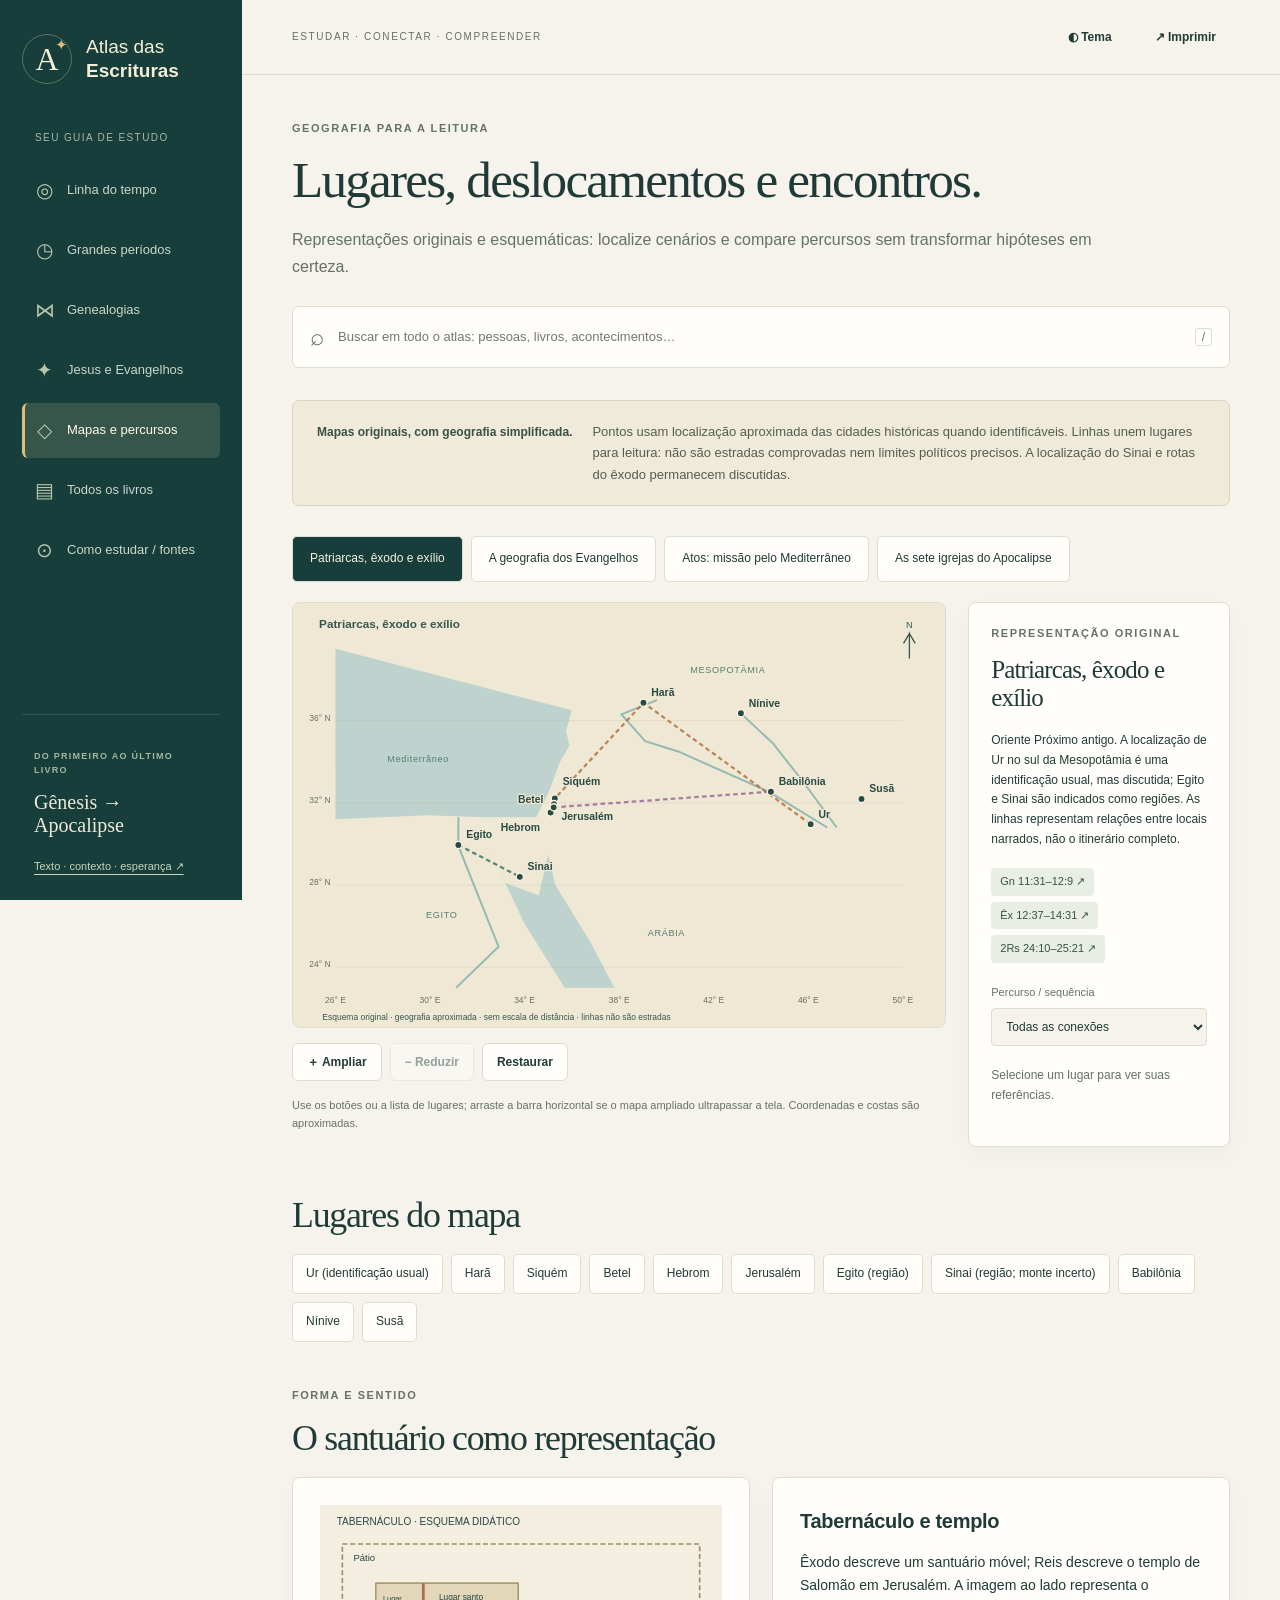
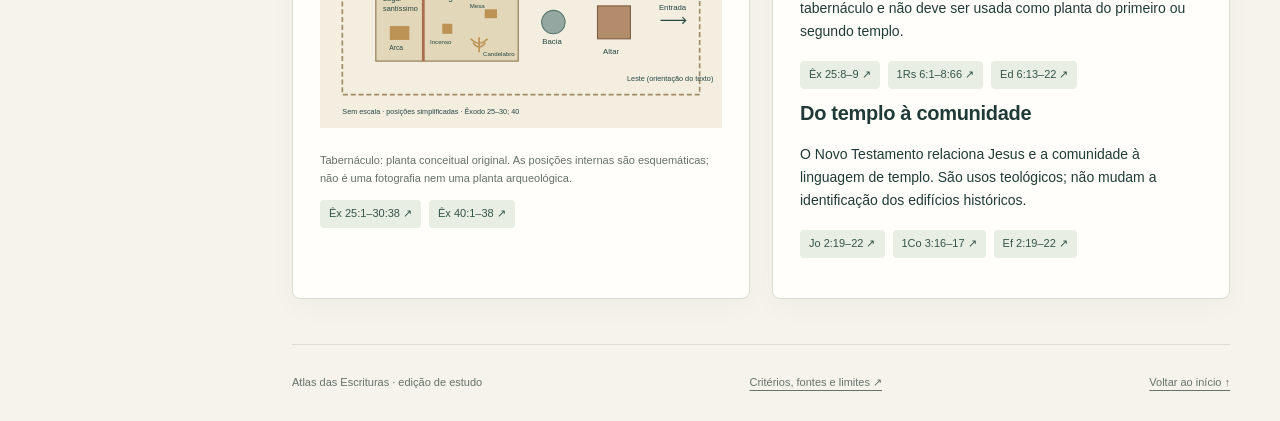
<file: mapas.html>
<!doctype html>
<html lang="pt-BR"><head><meta charset="utf-8"><meta name="viewport" content="width=device-width, initial-scale=1"><meta name="description" content="Representações originais e esquemáticas: localize cenários e compare percursos sem transformar hipóteses em certeza."><title>Lugares, deslocamentos e encontros. · Atlas das Escrituras</title><link rel="icon" href="assets/favicon.svg" type="image/svg+xml"><link rel="stylesheet" href="assets/style.css"><script src="assets/data.js" defer></script><script src="assets/maps.js" defer></script><script src="assets/app.js" defer></script></head>
<body data-page="mapas.html"><a class="skip-link" href="#conteudo">Pular para o conteúdo</a><aside class="sidebar"><a class="brand" href="index.html"><span class="brand-mark" aria-hidden="true">A<span>✦</span></span><span>Atlas das<br><b>Escrituras</b></span></a><p class="sidebar-label">SEU GUIA DE ESTUDO</p><nav aria-label="Navegação principal"><a href="index.html" ><span class="nav-icon" aria-hidden="true">◎</span>Linha do tempo</a><a href="periodos.html" ><span class="nav-icon" aria-hidden="true">◷</span>Grandes períodos</a><a href="genealogias.html" ><span class="nav-icon" aria-hidden="true">⋈</span>Genealogias</a><a href="jesus.html" ><span class="nav-icon" aria-hidden="true">✦</span>Jesus e Evangelhos</a><a href="mapas.html" aria-current="page" ><span class="nav-icon" aria-hidden="true">◇</span>Mapas e percursos</a><a href="biblioteca.html" ><span class="nav-icon" aria-hidden="true">▤</span>Todos os livros</a><a href="metodo.html" ><span class="nav-icon" aria-hidden="true">⊙</span>Como estudar / fontes</a></nav><div class="sidebar-bottom"><span class="eyebrow">DO PRIMEIRO AO ÚLTIMO LIVRO</span><p>Gênesis → Apocalipse</p><a href="metodo.html">Texto · contexto · esperança ↗</a></div></aside><div class="main-shell"><header class="topbar"><a href="index.html" class="mobile-brand">Atlas das Escrituras</a><span class="topbar-label">ESTUDAR · CONECTAR · COMPREENDER</span><div class="top-actions"><button class="quiet" id="themeToggle" aria-label="Alternar tema claro e escuro">◐ <span>Tema</span></button><button class="quiet" id="printPage">↗ <span>Imprimir</span></button></div></header><main id="conteudo"><div class="page-intro"><span class="eyebrow">GEOGRAFIA PARA A LEITURA</span><h1>Lugares, deslocamentos e encontros.</h1><p>Representações originais e esquemáticas: localize cenários e compare percursos sem transformar hipóteses em certeza.</p></div><label class="global-search"><span class="sr-only">Buscar em todo o atlas</span><span aria-hidden="true">⌕</span><input type="search" id="globalSearch" placeholder="Buscar em todo o atlas: pessoas, livros, acontecimentos…" autocomplete="off"><kbd>/</kbd></label><div id="globalResults" class="global-results" aria-live="polite" hidden></div><noscript><p class="notice">Ative o JavaScript para pesquisar e exibir os dados deste atlas. Os arquivos são locais e não enviam informações a um servidor.</p></noscript>
<aside class="notice"><strong>Mapas originais, com geografia simplificada.</strong><span>Pontos usam localização aproximada das cidades históricas quando identificáveis. Linhas unem lugares para leitura: não são estradas comprovadas nem limites políticos precisos. A localização do Sinai e rotas do êxodo permanecem discutidas.</span></aside>
<div id="mapTabs" class="tab-buttons" role="group" aria-label="Escolher mapa"></div><section class="map-layout"><div><div class="map-frame" id="mapView"></div><div class="map-tools"><button class="quiet" id="mapZoomIn" aria-label="Ampliar mapa">＋ Ampliar</button><button class="quiet" id="mapZoomOut" aria-label="Reduzir mapa">− Reduzir</button><button class="quiet" id="mapReset">Restaurar</button></div><p class="muted">Use os botões ou a lista de lugares; arraste a barra horizontal se o mapa ampliado ultrapassar a tela. Coordenadas e costas são aproximadas.</p></div><aside class="panel" id="mapInfo" aria-live="polite"></aside></section>
<section class="section"><h2>Lugares do mapa</h2><div class="place-buttons" id="placeButtons"></div></section><section class="section"><span class="eyebrow">FORMA E SENTIDO</span><h2>O santuário como representação</h2><div class="two-col"><figure class="panel"><img src="assets/santuario.svg" alt="Esquema didático do tabernáculo com pátio, altar, bacia, lugar santo e lugar santíssimo."><figcaption>Tabernáculo: planta conceitual original. As posições internas são esquemáticas; não é uma fotografia nem uma planta arqueológica.</figcaption><div id="sanctuaryRefs"></div></figure><article class="panel"><h3>Tabernáculo e templo</h3><p>Êxodo descreve um santuário móvel; Reis descreve o templo de Salomão em Jerusalém. A imagem ao lado representa o tabernáculo e não deve ser usada como planta do primeiro ou segundo templo.</p><div id="templeRefs"></div><h3>Do templo à comunidade</h3><p>O Novo Testamento relaciona Jesus e a comunidade à linguagem de templo. São usos teológicos; não mudam a identificação dos edifícios históricos.</p><div id="communityRefs"></div></article></div></section><footer><span>Atlas das Escrituras · edição de estudo</span><a href="metodo.html">Critérios, fontes e limites ↗</a><a href="#conteudo">Voltar ao início ↑</a></footer></main></div><div id="toast" class="toast" role="status" aria-live="polite"></div></body></html>
</file>
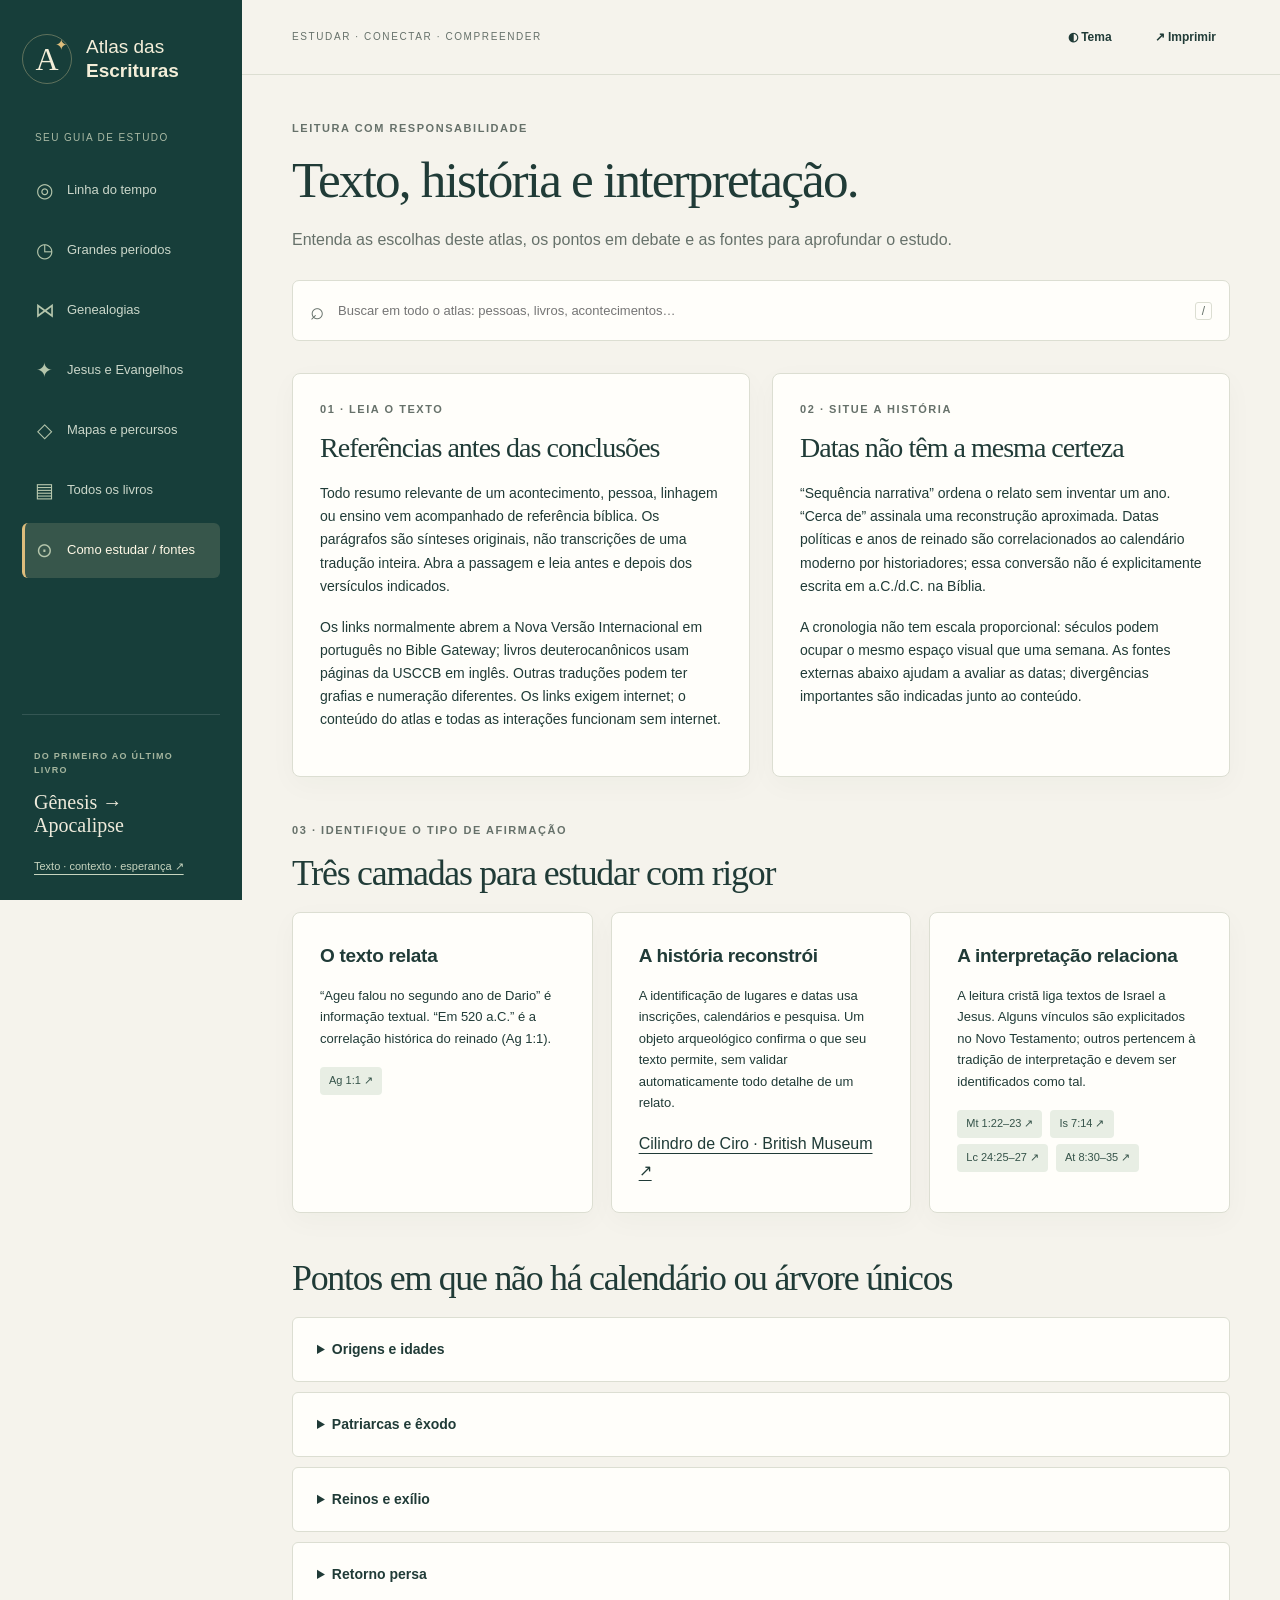
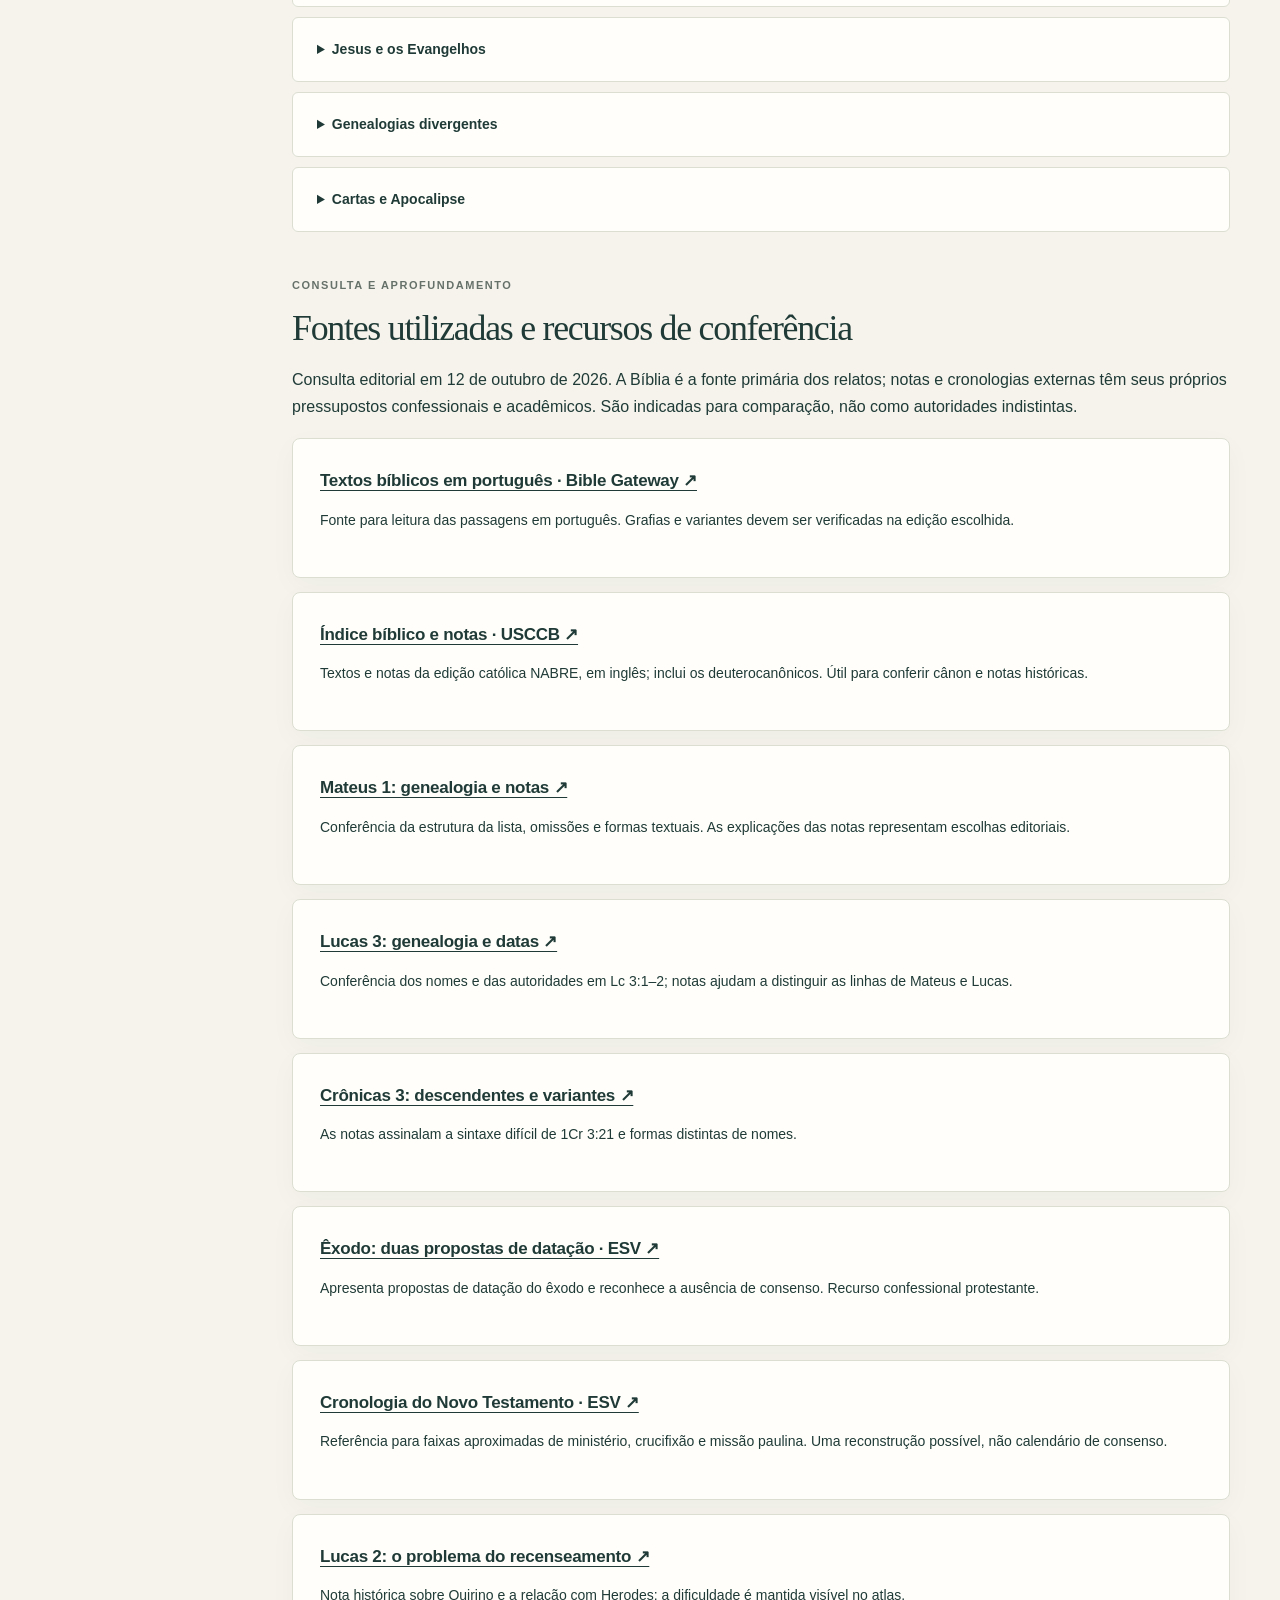
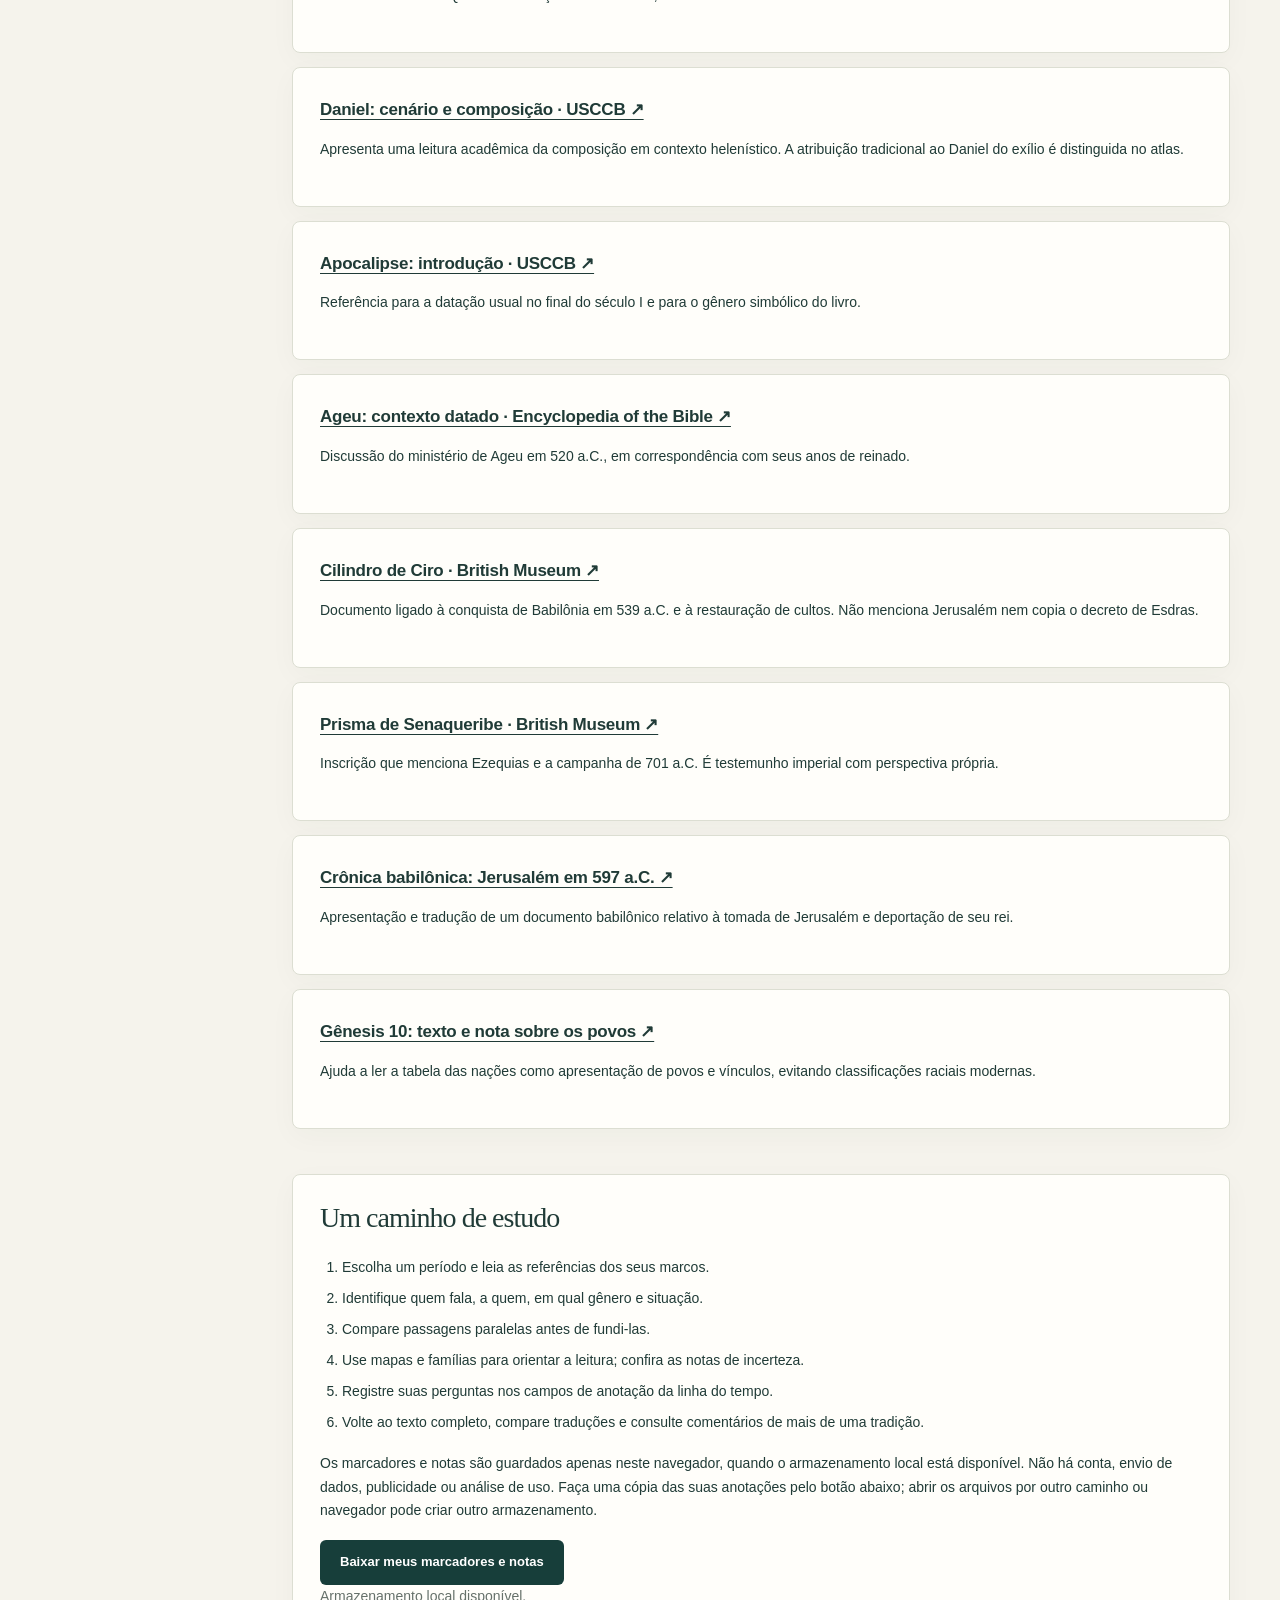
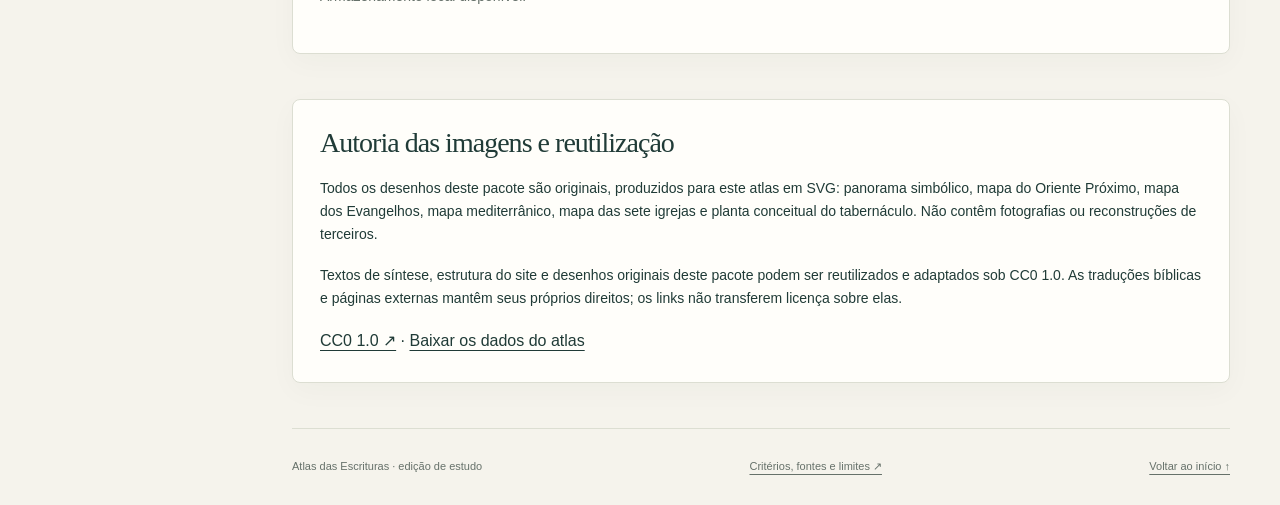
<file: metodo.html>
<!doctype html>
<html lang="pt-BR"><head><meta charset="utf-8"><meta name="viewport" content="width=device-width, initial-scale=1"><meta name="description" content="Entenda as escolhas deste atlas, os pontos em debate e as fontes para aprofundar o estudo."><title>Texto, história e interpretação. · Atlas das Escrituras</title><link rel="icon" href="assets/favicon.svg" type="image/svg+xml"><link rel="stylesheet" href="assets/style.css"><script src="assets/data.js" defer></script><script src="assets/maps.js" defer></script><script src="assets/app.js" defer></script></head>
<body data-page="metodo.html"><a class="skip-link" href="#conteudo">Pular para o conteúdo</a><aside class="sidebar"><a class="brand" href="index.html"><span class="brand-mark" aria-hidden="true">A<span>✦</span></span><span>Atlas das<br><b>Escrituras</b></span></a><p class="sidebar-label">SEU GUIA DE ESTUDO</p><nav aria-label="Navegação principal"><a href="index.html" ><span class="nav-icon" aria-hidden="true">◎</span>Linha do tempo</a><a href="periodos.html" ><span class="nav-icon" aria-hidden="true">◷</span>Grandes períodos</a><a href="genealogias.html" ><span class="nav-icon" aria-hidden="true">⋈</span>Genealogias</a><a href="jesus.html" ><span class="nav-icon" aria-hidden="true">✦</span>Jesus e Evangelhos</a><a href="mapas.html" ><span class="nav-icon" aria-hidden="true">◇</span>Mapas e percursos</a><a href="biblioteca.html" ><span class="nav-icon" aria-hidden="true">▤</span>Todos os livros</a><a href="metodo.html" aria-current="page" ><span class="nav-icon" aria-hidden="true">⊙</span>Como estudar / fontes</a></nav><div class="sidebar-bottom"><span class="eyebrow">DO PRIMEIRO AO ÚLTIMO LIVRO</span><p>Gênesis → Apocalipse</p><a href="metodo.html">Texto · contexto · esperança ↗</a></div></aside><div class="main-shell"><header class="topbar"><a href="index.html" class="mobile-brand">Atlas das Escrituras</a><span class="topbar-label">ESTUDAR · CONECTAR · COMPREENDER</span><div class="top-actions"><button class="quiet" id="themeToggle" aria-label="Alternar tema claro e escuro">◐ <span>Tema</span></button><button class="quiet" id="printPage">↗ <span>Imprimir</span></button></div></header><main id="conteudo"><div class="page-intro"><span class="eyebrow">LEITURA COM RESPONSABILIDADE</span><h1>Texto, história e interpretação.</h1><p>Entenda as escolhas deste atlas, os pontos em debate e as fontes para aprofundar o estudo.</p></div><label class="global-search"><span class="sr-only">Buscar em todo o atlas</span><span aria-hidden="true">⌕</span><input type="search" id="globalSearch" placeholder="Buscar em todo o atlas: pessoas, livros, acontecimentos…" autocomplete="off"><kbd>/</kbd></label><div id="globalResults" class="global-results" aria-live="polite" hidden></div><noscript><p class="notice">Ative o JavaScript para pesquisar e exibir os dados deste atlas. Os arquivos são locais e não enviam informações a um servidor.</p></noscript>
<div class="two-col"><article class="panel"><span class="eyebrow">01 · LEIA O TEXTO</span><h2>Referências antes das conclusões</h2><p>Todo resumo relevante de um acontecimento, pessoa, linhagem ou ensino vem acompanhado de referência bíblica. Os parágrafos são sínteses originais, não transcrições de uma tradução inteira. Abra a passagem e leia antes e depois dos versículos indicados.</p><p>Os links normalmente abrem a Nova Versão Internacional em português no Bible Gateway; livros deuterocanônicos usam páginas da USCCB em inglês. Outras traduções podem ter grafias e numeração diferentes. Os links exigem internet; o conteúdo do atlas e todas as interações funcionam sem internet.</p></article><article class="panel"><span class="eyebrow">02 · SITUE A HISTÓRIA</span><h2>Datas não têm a mesma certeza</h2><p>“Sequência narrativa” ordena o relato sem inventar um ano. “Cerca de” assinala uma reconstrução aproximada. Datas políticas e anos de reinado são correlacionados ao calendário moderno por historiadores; essa conversão não é explicitamente escrita em a.C./d.C. na Bíblia.</p><p>A cronologia não tem escala proporcional: séculos podem ocupar o mesmo espaço visual que uma semana. As fontes externas abaixo ajudam a avaliar as datas; divergências importantes são indicadas junto ao conteúdo.</p></article></div>
<section class="section"><span class="eyebrow">03 · IDENTIFIQUE O TIPO DE AFIRMAÇÃO</span><h2>Três camadas para estudar com rigor</h2><div class="card-grid"><article class="panel"><h3>O texto relata</h3><p>“Ageu falou no segundo ano de Dario” é informação textual. “Em 520 a.C.” é a correlação histórica do reinado (Ag 1:1).</p><div id="methodHaggaiRefs"></div></article><article class="panel"><h3>A história reconstrói</h3><p>A identificação de lugares e datas usa inscrições, calendários e pesquisa. Um objeto arqueológico confirma o que seu texto permite, sem validar automaticamente todo detalhe de um relato.</p><a href="https://www.britishmuseum.org/collection/object/W_1880-0617-1941" target="_blank" rel="noopener">Cilindro de Ciro · British Museum ↗</a></article><article class="panel"><h3>A interpretação relaciona</h3><p>A leitura cristã liga textos de Israel a Jesus. Alguns vínculos são explicitados no Novo Testamento; outros pertencem à tradição de interpretação e devem ser identificados como tal.</p><div id="methodInterpretationRefs"></div></article></div></section>
<section class="section"><h2>Pontos em que não há calendário ou árvore únicos</h2><div class="accordion-list" id="methodDebates"></div></section>
<section id="fontes" class="section"><span class="eyebrow">CONSULTA E APROFUNDAMENTO</span><h2>Fontes utilizadas e recursos de conferência</h2><p>Consulta editorial em 12 de outubro de 2026. A Bíblia é a fonte primária dos relatos; notas e cronologias externas têm seus próprios pressupostos confessionais e acadêmicos. São indicadas para comparação, não como autoridades indistintas.</p><div id="sourceList" class="source-list"></div></section>
<section class="section panel"><h2>Um caminho de estudo</h2><ol class="study-list"><li>Escolha um período e leia as referências dos seus marcos.</li><li>Identifique quem fala, a quem, em qual gênero e situação.</li><li>Compare passagens paralelas antes de fundi-las.</li><li>Use mapas e famílias para orientar a leitura; confira as notas de incerteza.</li><li>Registre suas perguntas nos campos de anotação da linha do tempo.</li><li>Volte ao texto completo, compare traduções e consulte comentários de mais de uma tradição.</li></ol><p>Os marcadores e notas são guardados apenas neste navegador, quando o armazenamento local está disponível. Não há conta, envio de dados, publicidade ou análise de uso. Faça uma cópia das suas anotações pelo botão abaixo; abrir os arquivos por outro caminho ou navegador pode criar outro armazenamento.</p><button class="button" id="exportNotes">Baixar meus marcadores e notas</button><p class="muted" id="storageStatus" role="status"></p></section>
<section class="section panel"><h2>Autoria das imagens e reutilização</h2><p>Todos os desenhos deste pacote são originais, produzidos para este atlas em SVG: panorama simbólico, mapa do Oriente Próximo, mapa dos Evangelhos, mapa mediterrânico, mapa das sete igrejas e planta conceitual do tabernáculo. Não contêm fotografias ou reconstruções de terceiros.</p><p>Textos de síntese, estrutura do site e desenhos originais deste pacote podem ser reutilizados e adaptados sob CC0 1.0. As traduções bíblicas e páginas externas mantêm seus próprios direitos; os links não transferem licença sobre elas.</p><a href="https://creativecommons.org/publicdomain/zero/1.0/deed.pt-br" target="_blank" rel="noopener">CC0 1.0 ↗</a> · <a href="dados.json" download>Baixar os dados do atlas</a></section><footer><span>Atlas das Escrituras · edição de estudo</span><a href="metodo.html">Critérios, fontes e limites ↗</a><a href="#conteudo">Voltar ao início ↑</a></footer></main></div><div id="toast" class="toast" role="status" aria-live="polite"></div></body></html>
</file>
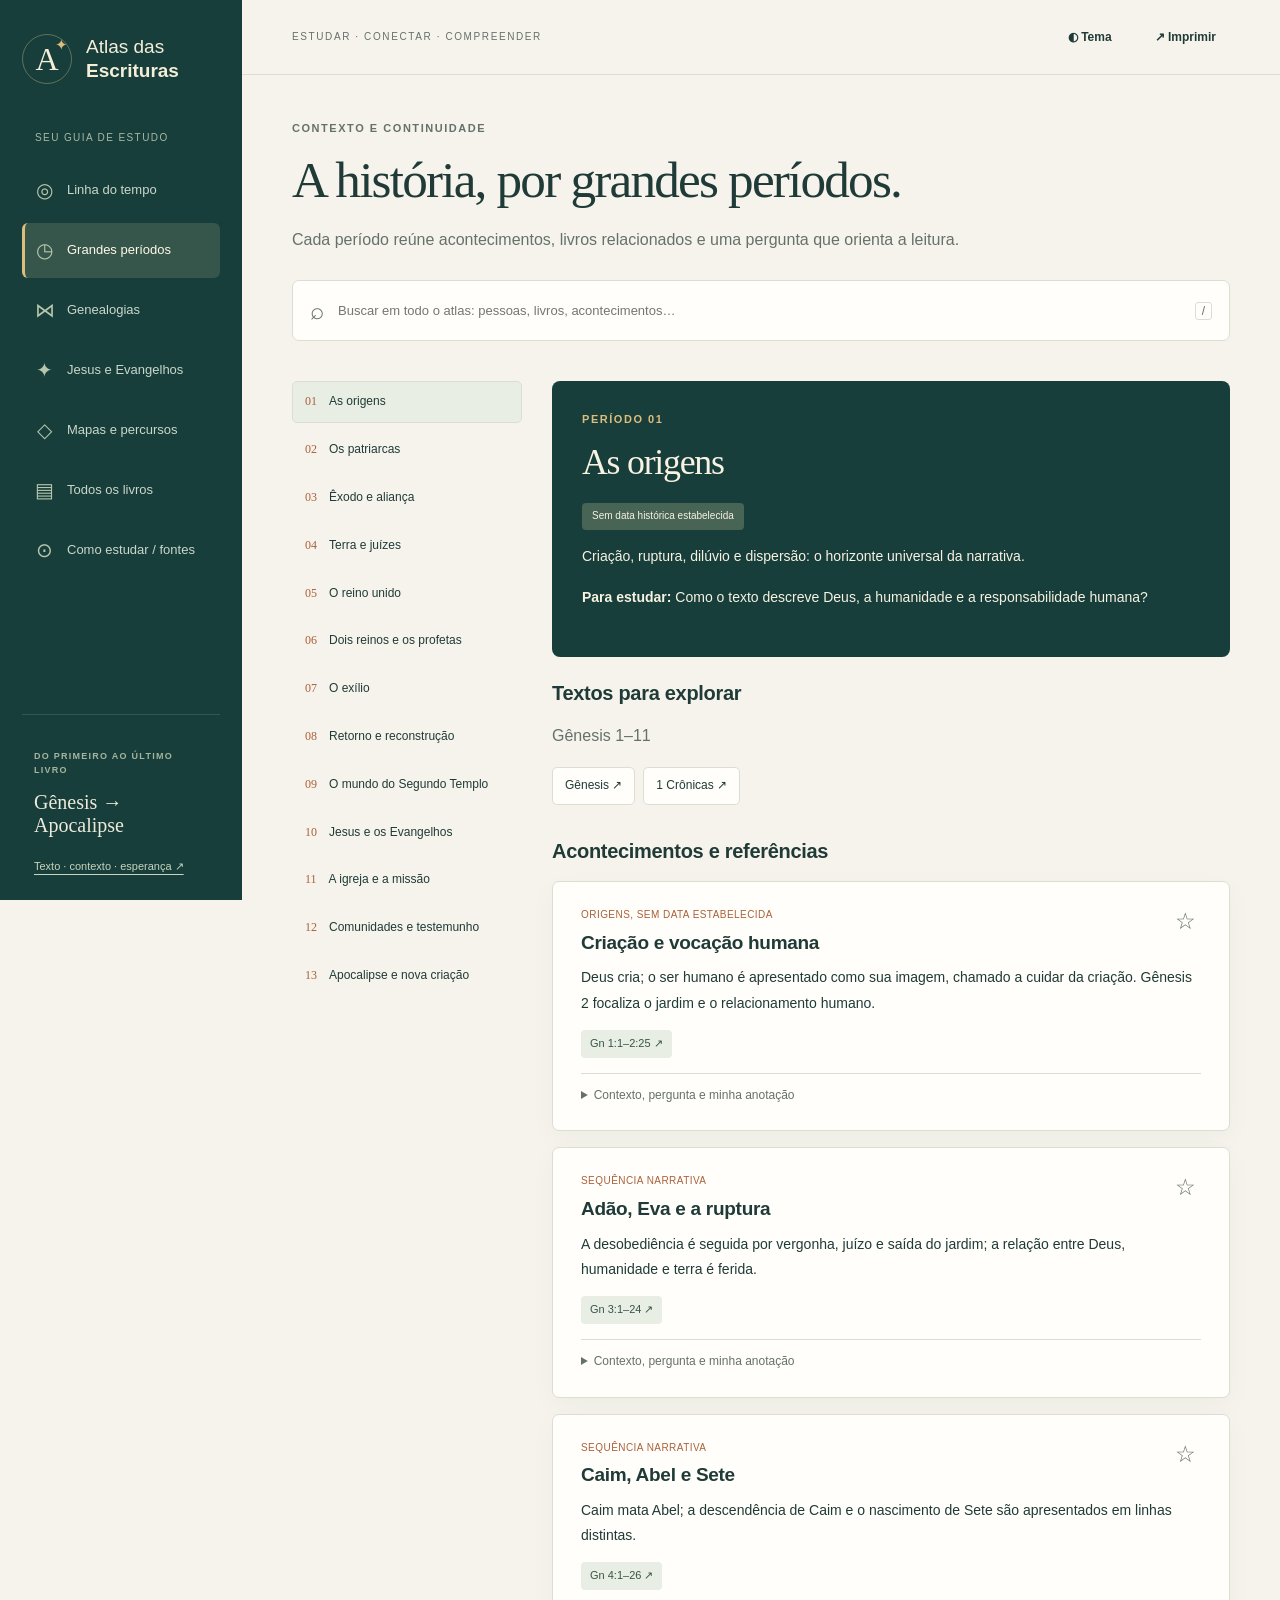
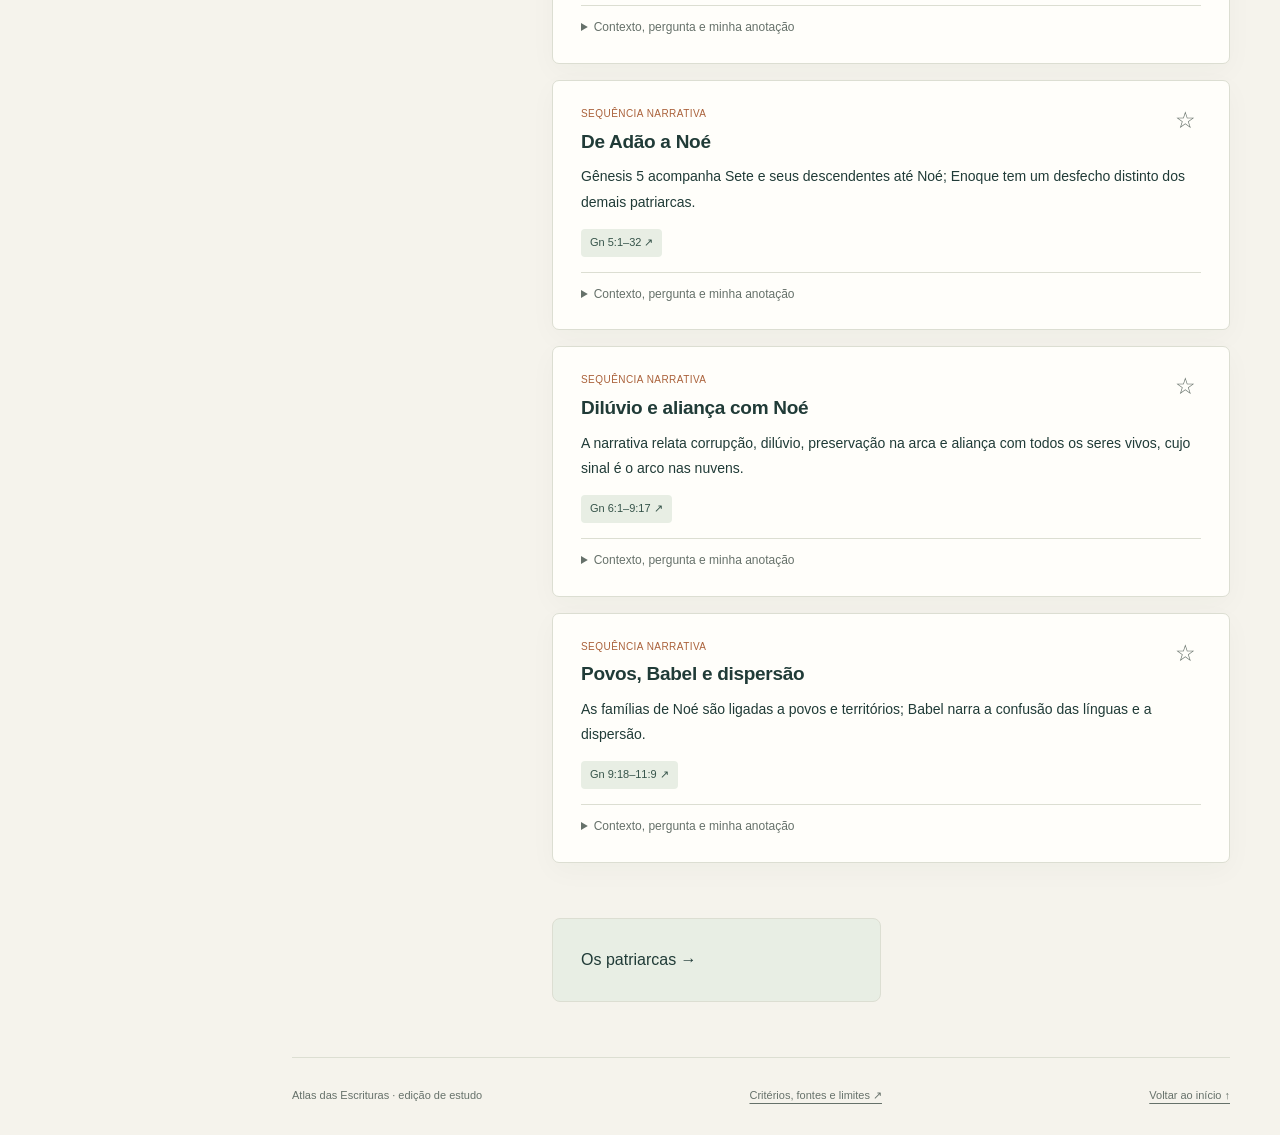
<file: periodos.html>
<!doctype html>
<html lang="pt-BR"><head><meta charset="utf-8"><meta name="viewport" content="width=device-width, initial-scale=1"><meta name="description" content="Cada período reúne acontecimentos, livros relacionados e uma pergunta que orienta a leitura."><title>A história, por grandes períodos. · Atlas das Escrituras</title><link rel="icon" href="assets/favicon.svg" type="image/svg+xml"><link rel="stylesheet" href="assets/style.css"><script src="assets/data.js" defer></script><script src="assets/maps.js" defer></script><script src="assets/app.js" defer></script></head>
<body data-page="periodos.html"><a class="skip-link" href="#conteudo">Pular para o conteúdo</a><aside class="sidebar"><a class="brand" href="index.html"><span class="brand-mark" aria-hidden="true">A<span>✦</span></span><span>Atlas das<br><b>Escrituras</b></span></a><p class="sidebar-label">SEU GUIA DE ESTUDO</p><nav aria-label="Navegação principal"><a href="index.html" ><span class="nav-icon" aria-hidden="true">◎</span>Linha do tempo</a><a href="periodos.html" aria-current="page" ><span class="nav-icon" aria-hidden="true">◷</span>Grandes períodos</a><a href="genealogias.html" ><span class="nav-icon" aria-hidden="true">⋈</span>Genealogias</a><a href="jesus.html" ><span class="nav-icon" aria-hidden="true">✦</span>Jesus e Evangelhos</a><a href="mapas.html" ><span class="nav-icon" aria-hidden="true">◇</span>Mapas e percursos</a><a href="biblioteca.html" ><span class="nav-icon" aria-hidden="true">▤</span>Todos os livros</a><a href="metodo.html" ><span class="nav-icon" aria-hidden="true">⊙</span>Como estudar / fontes</a></nav><div class="sidebar-bottom"><span class="eyebrow">DO PRIMEIRO AO ÚLTIMO LIVRO</span><p>Gênesis → Apocalipse</p><a href="metodo.html">Texto · contexto · esperança ↗</a></div></aside><div class="main-shell"><header class="topbar"><a href="index.html" class="mobile-brand">Atlas das Escrituras</a><span class="topbar-label">ESTUDAR · CONECTAR · COMPREENDER</span><div class="top-actions"><button class="quiet" id="themeToggle" aria-label="Alternar tema claro e escuro">◐ <span>Tema</span></button><button class="quiet" id="printPage">↗ <span>Imprimir</span></button></div></header><main id="conteudo"><div class="page-intro"><span class="eyebrow">CONTEXTO E CONTINUIDADE</span><h1>A história, por grandes períodos.</h1><p>Cada período reúne acontecimentos, livros relacionados e uma pergunta que orienta a leitura.</p></div><label class="global-search"><span class="sr-only">Buscar em todo o atlas</span><span aria-hidden="true">⌕</span><input type="search" id="globalSearch" placeholder="Buscar em todo o atlas: pessoas, livros, acontecimentos…" autocomplete="off"><kbd>/</kbd></label><div id="globalResults" class="global-results" aria-live="polite" hidden></div><noscript><p class="notice">Ative o JavaScript para pesquisar e exibir os dados deste atlas. Os arquivos são locais e não enviam informações a um servidor.</p></noscript>
<div class="period-layout"><aside class="period-nav" aria-label="Selecione um período" id="periodNav"></aside><section id="periodDetail" aria-live="polite"></section></div><footer><span>Atlas das Escrituras · edição de estudo</span><a href="metodo.html">Critérios, fontes e limites ↗</a><a href="#conteudo">Voltar ao início ↑</a></footer></main></div><div id="toast" class="toast" role="status" aria-live="polite"></div></body></html>
</file>
<file: assets/style.css>
:root{--bg:#f5f3ec;--paper:#fffefa;--ink:#203b37;--muted:#66716a;--border:#dcded2;--accent:#aa613a;--soft:#e8eee4;--nav:#173e3a;--gold:#ddbd7c;--shadow:0 8px 28px #1a342c08;color-scheme:light}
*{box-sizing:border-box}html{scroll-behavior:smooth;scroll-padding-top:30px}body{margin:0;background:var(--bg);color:var(--ink);font-family:"Segoe UI",Arial,sans-serif;font-size:16px;line-height:1.65}h1,h2,h3{line-height:1.15;margin:0 0 18px;letter-spacing:-.035em}h1,h2{font-family:Georgia,"Times New Roman",serif;font-weight:400}h1{font-size:clamp(36px,4vw,58px);max-width:900px}h2{font-size:clamp(27px,2.8vw,36px)}h3{font-size:20px;font-weight:600;letter-spacing:-.015em}p{margin:0 0 18px}a{color:var(--ink);text-underline-offset:4px}a:hover{color:var(--accent)}button,input,select,textarea{font:inherit}button,a,input,select,textarea{touch-action:manipulation}button{cursor:pointer}button:focus-visible,a:focus-visible,input:focus-visible,select:focus-visible,textarea:focus-visible,summary:focus-visible,svg [tabindex]:focus-visible{outline:3px solid var(--accent);outline-offset:4px}button:disabled{cursor:default;opacity:.45}::selection{background:#ddbd7c66}.muted{color:var(--muted)}.eyebrow{display:block;font:600 11px/1.6 "Segoe UI",Arial,sans-serif;letter-spacing:.14em;color:var(--muted);margin-bottom:13px}.sr-only{position:absolute;width:1px;height:1px;padding:0;margin:-1px;overflow:hidden;clip:rect(0,0,0,0);white-space:nowrap;border:0}.skip-link{position:fixed;top:8px;left:8px;background:var(--paper);padding:12px;z-index:50;transform:translateY(-160%)}.skip-link:focus{transform:none}
.sidebar{position:fixed;inset:0 auto 0 0;width:242px;background:var(--nav);color:#eeeadb;padding:34px 22px 24px;display:flex;flex-direction:column;z-index:15}.brand{color:#f4eed9;text-decoration:none;display:flex;gap:14px;align-items:center;font-size:19px;line-height:1.25;margin-bottom:46px}.brand:hover{color:#fff}.brand b{font-weight:600}.brand-mark{position:relative;display:flex;align-items:center;justify-content:center;border:1px solid #d8c69560;border-radius:50%;width:50px;height:50px;flex:none;font:32px Georgia}.brand-mark span{position:absolute;font-size:15px;right:3px;top:1px;color:var(--gold)}.sidebar-label{color:#a9b9a4;font-size:10px;letter-spacing:.14em;padding-left:13px;margin-bottom:16px}.sidebar nav{display:grid;gap:5px}.sidebar nav a{font-size:13px;line-height:1.45;color:#cbd7ca;display:flex;align-items:center;gap:11px;text-decoration:none;padding:13px 11px;border-radius:6px}.sidebar nav a:hover{background:#ffffff0a;color:#fff}.sidebar nav a[aria-current]{background:#37564b;color:#fff9e7;border-left:3px solid var(--gold);padding-left:8px}.nav-icon{font-size:20px;width:23px;text-align:center;color:#b5c6ac}.sidebar-bottom{margin-top:auto;padding:34px 12px 0;border-top:1px solid #ffffff20;font-size:13px}.sidebar-bottom p{font:20px Georgia}.sidebar-bottom .eyebrow{font-size:9px;color:#a4b59e}.sidebar-bottom a{color:#c7d4bf;font-size:11px}.main-shell{margin-left:242px}.topbar{height:75px;padding:0 50px;border-bottom:1px solid var(--border);display:flex;align-items:center;justify-content:space-between;gap:15px}.topbar-label{font-size:10px;letter-spacing:.16em;color:var(--muted)}.top-actions{display:flex;gap:15px}.mobile-brand{display:none}.quiet{border:1px solid var(--border);background:var(--paper);color:var(--ink);padding:9px 14px;border-radius:6px;font-size:12px;font-weight:600;line-height:1.5}.quiet:hover{border-color:var(--accent)}.quiet[aria-pressed="true"]{background:var(--ink);color:var(--paper);border-color:var(--ink)}.top-actions .quiet{border:none;background:transparent}.button{display:inline-flex;align-items:center;justify-content:center;background:var(--nav);color:#fff;border:none;padding:12px 20px;border-radius:6px;text-decoration:none;font-size:13px;font-weight:600;line-height:1.6}.button:hover{background:#305b4b;color:#fff}.button.light{background:#efe6ce;color:#1b413b}.button.light:hover{background:#fff6dc}.text-link{color:#ebe9d5;text-decoration:none;font-size:13px}.text-link:hover{color:#fff}main{max-width:1470px;padding:45px 50px 20px;margin:0 auto}.page-intro{margin-bottom:26px}.page-intro p{max-width:840px;color:var(--muted);font-size:16px}.global-search{display:flex;align-items:center;gap:12px;border:1px solid var(--border);background:var(--paper);border-radius:7px;padding:10px 17px;margin-bottom:32px;color:var(--muted);min-width:0}.global-search>span{font-size:24px}.global-search input{background:none;border:none;color:var(--ink);width:100%;outline:none!important;font-size:13px;min-width:0}.global-search:focus-within{outline:2px solid var(--accent)}kbd{font:12px Arial;border:1px solid var(--border);padding:1px 6px;border-radius:3px}.global-results{padding:22px;background:var(--paper);border:1px solid var(--border);border-radius:8px;margin-top:-20px;margin-bottom:30px}.global-results a{display:block;padding:13px 0;border-bottom:1px solid var(--border);text-decoration:none}.global-results a:last-child{border-bottom:none}.global-results small{display:block;color:var(--muted)}
.hero{display:grid;grid-template-columns:1fr 44%;background:var(--nav);color:#f7f2e2;border-radius:12px;overflow:hidden;padding:42px;gap:20px;margin-bottom:25px;align-items:center}.hero h2{font-size:clamp(31px,3.3vw,48px);letter-spacing:-.04em}.hero p{font-size:14px;line-height:1.85;color:#cdd5c4;max-width:460px}.hero .eyebrow{color:#c8bd94;font-size:9px}.hero img{width:100%;height:auto;max-height:330px}.hero-actions{display:flex;align-items:center;gap:22px;flex-wrap:wrap}.stats{display:grid;grid-template-columns:repeat(4,1fr);gap:15px;margin:25px 0 35px}.stat{border-bottom:1px solid var(--border);padding:8px 0 20px;display:flex;align-items:center;gap:15px}.stat b{font:33px Georgia;color:var(--ink)}.stat span{font-size:12px;color:var(--muted);max-width:115px}.notice{display:flex;align-items:baseline;gap:20px;border:1px solid #d8d4bd;background:#efeada;border-radius:7px;padding:20px 24px;margin-bottom:30px;font-size:13px;color:#555e4e}.notice strong{font-size:12px;min-width:135px;color:#3a5144;line-height:1.7}.notice span{flex:1}.notice a{white-space:nowrap;font-size:12px;font-weight:600}.section{margin:45px 0}.section-heading{display:flex;justify-content:space-between;align-items:center;gap:18px}.section-heading h2{margin-bottom:20px}.section-heading .eyebrow{margin-bottom:5px}.filters{display:flex;align-items:end;gap:15px;margin:20px 0}.filters label{display:flex;flex-direction:column;gap:7px;min-width:160px}.filters label.search-field{flex:1}.filters label>span{font-size:11px;color:var(--muted);font-weight:600}.filters input,.filters select{width:100%;border:1px solid var(--border);border-radius:5px;background:var(--paper);color:var(--ink);padding:11px 12px;min-height:45px;font-size:13px}.result-count{font-size:12px;color:var(--muted);margin-bottom:22px}.timeline{position:relative}.period-heading{display:grid;grid-template-columns:65px 1fr;gap:20px;margin-top:40px;align-items:start}.period-badge{height:48px;width:48px;border:1px solid var(--border);border-radius:50%;display:grid;place-content:center;font-size:16px;color:var(--accent);font-family:Georgia;background:var(--paper);z-index:2}.period-heading h2{font-size:26px;margin-bottom:5px}.period-heading p{font-size:12px;color:var(--muted);margin-bottom:20px}.timeline-event{position:relative;margin-left:24px;padding:0 0 20px 60px;border-left:1px solid var(--border)}.timeline-event:before{content:"";position:absolute;left:-5px;top:28px;width:9px;height:9px;border:2px solid var(--bg);border-radius:50%;background:#a8b39c}.event-card{background:var(--paper);padding:25px 28px;border:1px solid var(--border);border-radius:7px;box-shadow:var(--shadow)}.event-top{display:flex;justify-content:space-between;align-items:start;gap:12px}.event-card h3{font-size:19px;margin:0 0 12px}.event-date{font-size:10px;letter-spacing:.045em;color:var(--accent);text-transform:uppercase;margin-bottom:8px}.event-card p{font-size:14px;line-height:1.8;margin:0 0 14px}.save-button{border:none;color:var(--muted);background:transparent;font-size:23px;padding:1px 5px;line-height:1.2}.save-button[aria-pressed="true"]{color:var(--accent)}.refs{display:flex;flex-wrap:wrap;gap:6px 8px;margin:13px 0}.ref{display:inline-flex;background:var(--soft);color:#355349;padding:3px 8px;border-radius:4px;font-size:11px;text-decoration:none;line-height:1.8;border:1px solid transparent}.ref:hover{border-color:#8eab98;color:#183f36}.event-card details{font-size:13px;margin-top:15px;border-top:1px solid var(--border);padding-top:12px}.event-card summary{cursor:pointer;color:var(--muted);font-size:12px}.event-card details p{font-size:13px;margin-top:14px}.note{padding:13px 16px;border-left:3px solid #b99561;background:#f4f0e3;border-radius:0 5px 5px 0;font-size:12px;color:#60614f;line-height:1.8;margin-top:14px}.study-question{font-style:italic}.notes-label{display:block;font-size:11px;color:var(--muted);margin:15px 0 6px}.event-card textarea{width:100%;min-height:85px;border:1px solid var(--border);padding:12px;border-radius:5px;background:var(--bg);color:var(--ink);font-size:13px;resize:vertical}.next-grid{display:grid;grid-template-columns:1fr 1fr;gap:20px;margin:55px 0}.next-grid>a{display:block;background:var(--soft);border:1px solid var(--border);padding:28px;border-radius:8px;text-decoration:none}.next-grid h2{font-size:25px}.next-grid p{font-size:13px;color:var(--muted);margin-bottom:0}.empty{padding:35px;background:var(--paper);border:1px dashed var(--border);border-radius:7px;color:var(--muted)}footer{border-top:1px solid var(--border);padding:28px 0 10px;display:flex;gap:25px;justify-content:space-between;font-size:11px;color:var(--muted);flex-wrap:wrap}footer a{color:var(--muted)}.panel{padding:27px;background:var(--paper);border:1px solid var(--border);border-radius:8px;box-shadow:var(--shadow)}.panel p{font-size:14px}.panel img{width:100%;height:auto}.panel h2{font-size:28px}.panel h3{margin-top:5px}.two-col{display:grid;grid-template-columns:1fr 1fr;gap:22px}.card-grid{display:grid;grid-template-columns:repeat(3,minmax(0,1fr));gap:18px}.card-grid .panel h3{font-size:19px}.card-grid .panel p{font-size:13px}.pill{font-size:10px;display:inline-flex;align-items:center;padding:5px 10px;background:var(--soft);border-radius:4px;color:var(--muted);margin-bottom:15px}.jump-links{display:flex;flex-wrap:wrap;gap:8px;margin:20px 0 30px}.jump-links a{font-size:12px;border:1px solid var(--border);padding:8px 12px;background:var(--paper);border-radius:4px;text-decoration:none}.period-layout{display:grid;grid-template-columns:230px minmax(0,1fr);gap:30px;margin-top:40px}.period-nav{align-self:start;position:sticky;top:20px;display:grid;gap:6px}.period-nav a{padding:10px 12px;border:1px solid transparent;border-radius:5px;text-decoration:none;font-size:12px;display:flex;gap:12px}.period-nav a[aria-current]{background:var(--soft);border-color:var(--border)}.period-nav span{color:var(--accent);font-family:Georgia}.period-detail-header{background:var(--nav);color:#f7f2e2;padding:30px;border-radius:8px;margin-bottom:25px}.period-detail-header .eyebrow{color:var(--gold)}.period-detail-header p{font-size:14px}.period-detail-header .pill{background:#476454;color:#f8f2e2}.period-events .event-card{margin-bottom:16px}.related-books{display:flex;gap:8px;flex-wrap:wrap}.related-books a{font-size:12px;padding:8px 12px;background:var(--paper);border:1px solid var(--border);border-radius:5px;text-decoration:none}
.family-overview{border:1px solid var(--border);border-radius:8px;background:var(--paper);padding:28px;overflow:auto;text-align:center}.root-node{display:table;margin:0 auto 24px;background:var(--nav);padding:12px 24px;color:#faf3df;border-radius:5px;position:relative;font-size:14px}.root-node:not(:first-child):before{content:"";position:absolute;height:24px;width:1px;background:var(--border);top:-24px;left:50%}.root-node.gold{background:#a56e39}.family-overview small{display:block;font-size:10px;line-height:1.6;color:inherit;opacity:.8;margin-top:4px}.branch-row{display:grid;grid-template-columns:repeat(3,1fr);gap:15px;margin:0 0 24px}.branch-row>div{border:1px solid var(--border);padding:14px 12px;border-radius:5px;background:var(--bg);font-size:12px;position:relative}.branch-row>div:before{content:"";position:absolute;top:-24px;left:50%;height:24px;width:1px;background:var(--border)}.table-scroll{overflow:auto;border:1px solid var(--border);border-radius:7px;background:var(--paper)}table{width:100%;border-collapse:collapse;text-align:left;font-size:13px;min-width:620px}caption{padding:18px 20px;text-align:left;color:var(--muted);font-size:12px;background:var(--paper)}th{background:var(--soft);font-size:11px;letter-spacing:.035em;line-height:1.6;padding:16px 20px;color:var(--muted)}td{padding:20px;vertical-align:top;border-bottom:1px solid var(--border)}tbody tr:last-child td{border-bottom:none}#familyTable td:first-child{width:24%}#familyTable td:nth-child(2){width:33%}#familyTable small{display:block;color:var(--muted);font-size:10px;margin-bottom:6px}td p{font-size:12px;margin:10px 0 0;color:var(--muted)}td .refs{margin-top:0}td strong{font-size:14px}.name-list{margin:0;padding-left:17px}.name-list li{margin:3px 0}.sequence{line-height:2}.lineage{margin:0;padding-left:29px}.lineage li{border-left:1px solid var(--border);padding:8px 10px 8px 16px;font-size:13px}.lineage .ref{margin-left:8px;font-size:10px;padding:0 5px}.lineage li.common{background:var(--soft);border-left:2px solid #849c7d}.lineage li::marker{color:var(--muted);font-size:10px}.comparison-controls{margin:22px 0;font-size:13px}.comparison-controls input{accent-color:var(--nav);margin-right:7px}.comparison-controls p{font-size:11px;margin-top:8px}.accordion-list{display:grid;gap:10px}.accordion-list details{border:1px solid var(--border);border-radius:6px;background:var(--paper);padding:20px 24px}.accordion-list summary{cursor:pointer;font-size:14px;font-weight:600}.accordion-list details p{font-size:13px;margin-top:16px;margin-bottom:12px}.lineage-grid{align-items:start}.jesus-banner{padding:40px;background:var(--nav);border-radius:10px;color:#f6f0dd;margin-bottom:25px;max-width:100%}.jesus-banner .eyebrow{color:var(--gold)}.jesus-banner h2{font-size:42px}.jesus-banner p{max-width:780px;font-size:15px;color:#d2dbc9}.jesus-banner .refs{margin:20px 0 28px}.gospel-intros{display:grid;grid-template-columns:repeat(4,1fr);gap:15px;margin:25px 0 30px}.gospel-intros .panel{padding:20px}.gospel-intros h3{font-family:Georgia;font-size:24px}.gospel-intros p{font-size:12px;line-height:1.8}.sign-grid{display:grid;grid-template-columns:repeat(4,1fr);gap:12px}.sign-grid .panel{padding:18px;font-size:13px}.sign-grid b{font:25px Georgia;color:var(--accent);display:block;margin-bottom:12px}.source-list{display:grid;gap:14px}.source-list .panel h3{font-size:17px}.source-list small{color:var(--muted)}.study-list{font-size:14px;padding-left:22px}.study-list li{padding:4px 0}.tab-buttons{display:flex;gap:8px;flex-wrap:wrap;margin:30px 0 20px}.tab-buttons button{font-size:12px;padding:12px 17px;background:var(--paper);border:1px solid var(--border);border-radius:5px;color:var(--ink)}.tab-buttons button[aria-pressed="true"]{background:var(--nav);color:#f6f1e0}.map-layout{display:grid;grid-template-columns:minmax(0,2.5fr) minmax(240px,1fr);gap:22px;align-items:start}.map-frame{border:1px solid var(--border);background:#efe8d5;border-radius:8px;overflow:auto}.map-frame svg{display:block;width:100%;min-width:560px;height:auto}.map-frame svg g[data-place]{cursor:pointer}.map-frame svg g[data-place]:hover .map-dot,.map-frame svg g.selected .map-dot{fill:#b36c34;stroke:#fff;stroke-width:3}.map-tools{display:flex;flex-wrap:wrap;gap:8px;margin:15px 0}.map-tools~p{font-size:11px}.map-layout .panel{padding:22px}.map-layout .panel h2{font-size:25px}.map-layout .panel p{font-size:12px}.map-layout .panel label{display:block;font-size:11px;color:var(--muted);margin:20px 0 7px}.map-layout select{max-width:100%;width:100%;padding:10px;border:1px solid var(--border);border-radius:4px;background:var(--bg);color:var(--ink);font-size:12px}.place-buttons{display:flex;gap:8px;flex-wrap:wrap}.place-buttons button{padding:9px 13px;border:1px solid var(--border);border-radius:5px;background:var(--paper);color:var(--ink);font-size:12px}.place-buttons button[aria-pressed="true"]{background:var(--soft);border-color:var(--accent)}figure{margin:0}figcaption{font-size:11px;color:var(--muted);margin-top:14px}.toast{position:fixed;bottom:25px;right:25px;max-width:360px;background:var(--nav);color:#f7f1df;padding:14px 22px;border-radius:7px;box-shadow:0 10px 30px #0002;z-index:40;font-size:13px;opacity:0;pointer-events:none;transition:opacity .2s}.toast.visible{opacity:1}
body.dark{--bg:#172725;--paper:#203330;--ink:#e4e9dc;--muted:#b1bbae;--border:#3e5048;--soft:#2c4239;--shadow:none;color-scheme:dark}body.dark .notice{background:#353b2d;border-color:#5b604a;color:#d3d6bf}body.dark .notice strong{color:#e3e8d4}body.dark .ref{color:#d4dfc8}body.dark .note{background:#363d2d;color:#d6d9c7}body.dark .next-grid{color:#e4e9dc}body.dark .map-frame{background:#efe8d5}body.dark .pill{color:#d1d8c6}
.map-layout>div,.map-layout>aside{min-width:0}.map-frame{max-width:100%}
@media(min-width:1600px){.sidebar{width:265px;padding-left:30px;padding-right:30px}.main-shell{margin-left:265px}main{padding-left:60px;padding-right:60px}.hero{padding:45px 55px}}
@media(max-width:1200px){.sidebar{width:210px;padding:28px 15px}.main-shell{margin-left:210px}main{padding:32px}.topbar{padding:0 32px}.hero{padding:28px;grid-template-columns:1fr 38%}.hero h2{font-size:35px}.card-grid{grid-template-columns:repeat(2,minmax(0,1fr))}.gospel-intros{grid-template-columns:repeat(2,1fr)}.map-layout{grid-template-columns:1fr}.map-layout>aside{min-width:0}.map-frame svg{min-width:540px}.notice{flex-wrap:wrap;gap:8px 18px}.notice span{min-width:60%}.period-layout{grid-template-columns:190px minmax(0,1fr)}.stats{gap:10px}.stat{gap:8px}.stat b{font-size:29px}}
@media(max-width:800px){.sidebar{position:relative;width:auto;inset:auto;padding:18px 22px}.brand{display:none}.sidebar-label,.sidebar-bottom{display:none}.sidebar nav{display:flex;gap:5px;overflow:auto}.sidebar nav a{white-space:nowrap;flex:none;padding:9px 12px;font-size:11px}.sidebar nav a[aria-current]{border-left:none;border-bottom:2px solid var(--gold);padding-left:12px}.nav-icon{font-size:17px;width:auto}.main-shell{margin-left:0}.topbar{height:66px;padding:0 22px}.topbar-label{display:none}.mobile-brand{display:block;font:19px Georgia;text-decoration:none}.top-actions{gap:5px}.top-actions .quiet{padding:7px;font-size:11px}main{padding:30px 22px 15px}.page-intro h1{font-size:37px}.page-intro p{font-size:14px}.hero{grid-template-columns:1fr 35%;gap:0;padding:26px}.hero h2{font-size:33px}.hero img{min-width:150px}.hero .text-link{font-size:11px}.hero-actions{gap:15px}.hero p{font-size:12px}.hero .eyebrow{font-size:8px}.stats{grid-template-columns:repeat(2,1fr)}.notice{display:block;padding:18px}.notice strong{display:block;margin-bottom:8px}.notice span{display:block}.notice a{display:inline-block;margin-top:10px}.filters{flex-wrap:wrap;gap:12px}.filters label{min-width:140px;flex:1}.filters .search-field{min-width:100%}.timeline-event{margin-left:19px;padding-left:35px}.period-heading{grid-template-columns:40px 1fr;gap:15px}.period-badge{width:39px;height:39px;font-size:14px}.period-heading h2{font-size:24px}.event-card{padding:20px}.two-col,.next-grid{grid-template-columns:1fr}.lineage-grid{grid-template-columns:1fr 1fr;gap:10px}.lineage-grid .panel{padding:18px 12px}.lineage{padding-left:22px}.lineage li{padding-left:8px}.lineage .ref{display:table;margin:3px 0}.period-layout{grid-template-columns:1fr;margin-top:22px}.period-nav{position:static;display:flex;overflow:auto;margin-bottom:5px;gap:7px;padding-bottom:8px}.period-nav a{white-space:nowrap;border:1px solid var(--border);background:var(--paper)}.family-overview{padding:18px}.branch-row{min-width:580px}.root-node{font-size:12px}.section{margin:35px 0}.section-heading{align-items:start}.section-heading .quiet{font-size:10px;padding:8px}.map-frame svg{min-width:540px}.global-search input{font-size:12px}.sign-grid{grid-template-columns:repeat(2,1fr)}}
@media(max-width:500px){main{padding:25px 17px}.hero{grid-template-columns:1fr;padding:27px;position:relative}.hero img{position:absolute;width:170px;right:-30px;bottom:5px;opacity:.2;pointer-events:none}.hero>div{position:relative;z-index:1}.hero h2{font-size:34px}.hero p{max-width:95%;font-size:13px}.hero-actions .text-link{display:none}.stats .stat b{font-size:29px}.stat span{font-size:11px}.page-intro h1{font-size:34px}.card-grid{grid-template-columns:1fr}.gospel-intros{grid-template-columns:1fr 1fr;gap:9px}.gospel-intros .panel{padding:17px 13px}.gospel-intros h3{font-size:21px}.gospel-intros p{font-size:11px}.gospel-intros .ref{font-size:9px}.jesus-banner{padding:27px}.jesus-banner h2{font-size:34px}.jesus-banner p{font-size:13px}.panel{padding:22px}.lineage-grid{grid-template-columns:1fr}.table-scroll td{padding:15px}.timeline-event{padding-left:25px}.event-card{padding:18px}.event-card h3{font-size:17px}.event-card p{font-size:13px}.quiet{padding:8px 10px}.topbar{padding:0 17px}.mobile-brand{font-size:17px}.global-search kbd{display:none}.toast{left:17px;right:17px;bottom:17px;max-width:none}}
@media(prefers-reduced-motion:reduce){html{scroll-behavior:auto}*,*:before,*:after{transition:none!important}}
@media print{body,body.dark{--bg:#fff;--paper:#fff;--ink:#111;--muted:#444;--border:#ccc;--soft:#eee;color:#111;background:#fff;font-size:11pt}.sidebar,.topbar,.global-search,.global-results,.filters,.quiet,.save-button,.toast,.jump-links,.comparison-controls,.map-tools,.place-buttons,.period-nav,footer,#exportNotes{display:none!important}.main-shell{margin:0}main{max-width:none;padding:0}.hero,.jesus-banner,.period-detail-header{background:#eee!important;color:#111!important}.hero p,.jesus-banner p{color:#111}.hero img{display:none}.hero{display:block}.eyebrow{color:#555!important}.timeline-event{border:none;padding-left:0;margin-left:0}.timeline-event:before{display:none}.event-card,.panel,details{box-shadow:none;break-inside:avoid}.event-card details{display:block}.event-card details>*,.accordion-list details>*{display:block}.event-card textarea,.notes-label{display:none}.period-layout,.map-layout{display:block}.two-col,.card-grid,.gospel-intros{grid-template-columns:1fr 1fr}.lineage-grid{grid-template-columns:1fr 1fr}table{font-size:9pt;min-width:0}.table-scroll{overflow:visible}.notice{color:#111;background:#f2f2f2}.refs a{color:#111;border:1px solid #ccc}.map-frame svg{min-width:0!important;width:100%!important}a{color:#111}.section{margin:25px 0}h1{font-size:30pt}h2{font-size:22pt}.page-intro p{color:#333}.family-overview{overflow:visible}.branch-row{min-width:0}.root-node{background:#eee;color:#111}.source-list a{overflow-wrap:anywhere}}
</file>
